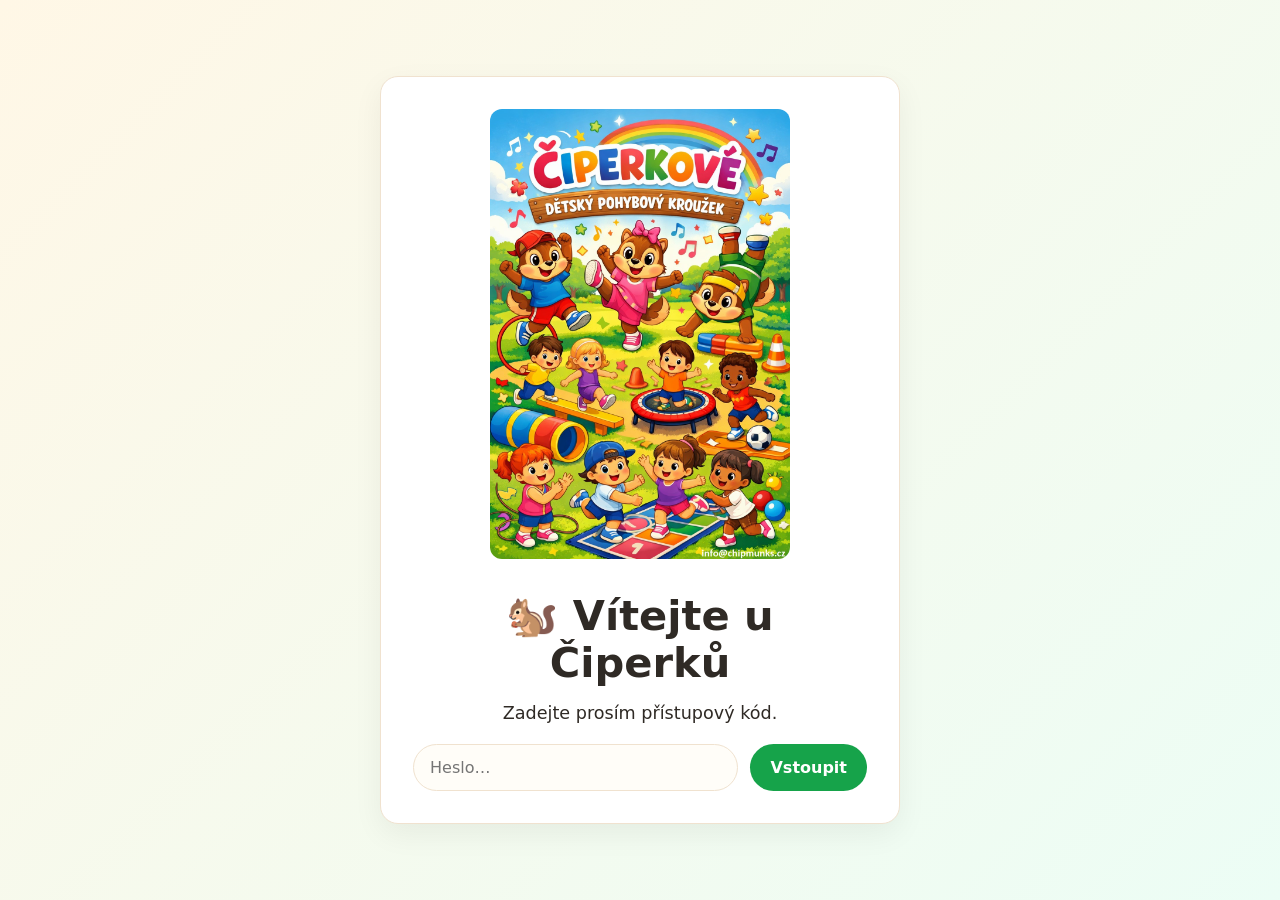
<file: index.html>
<!DOCTYPE html>
<html lang="cs">
<head>
<meta charset="utf-8">
<meta name="viewport" content="width=device-width, initial-scale=1">
<title>Čiperkové – vstup</title>
<meta name="robots" content="noindex, nofollow">
<link rel="stylesheet" href="style.css">
</head>
<body>

<main class="gate">
<div class="gate-box">
<img src="chipmunks titulka.jpg" alt="Čiperkové">

<h1>🐿️ Vítejte u Čiperků</h1>
<p class="lead" style="margin: 0 auto 1rem;">Zadejte prosím přístupový kód.</p>

<form onsubmit="return checkPassword(event)">
<div class="gate-row">
<input type="password" id="passwordInput" placeholder="Heslo…" autocomplete="off">
<button type="submit">Vstoupit</button>
</div>
<div class="error-message" id="errorMessage">Nesprávné heslo!</div>
</form>
</div>
</main>

<script>
const passwords = [
  "Veverky26-01",
"Veverky26-02",
"Veverky26-03",
"Veverky26-04",
"Veverky26-05",
"Veverky26-06",
"Veverky26-07",
"Veverky26-08",
"Veverky26-09",
"Veverky26-10",
"Veverky26-11",
"Veverky26-12",
"Veverky26-13",
"Veverky26-14",
"Veverky26-15",
"Veverky26-16"
];

function checkPassword(e) {
  e.preventDefault();
  const input = document.getElementById("passwordInput");
  const error = document.getElementById("errorMessage");
  const zadane = input.value.trim();

  if (passwords.includes(zadane)) {
    window.location.href = "obsah.html";
  } else {
    error.style.display = "block";
    input.value = "";
    input.focus();
  }
  return false;
}
</script>

</body>
</html>
</file>
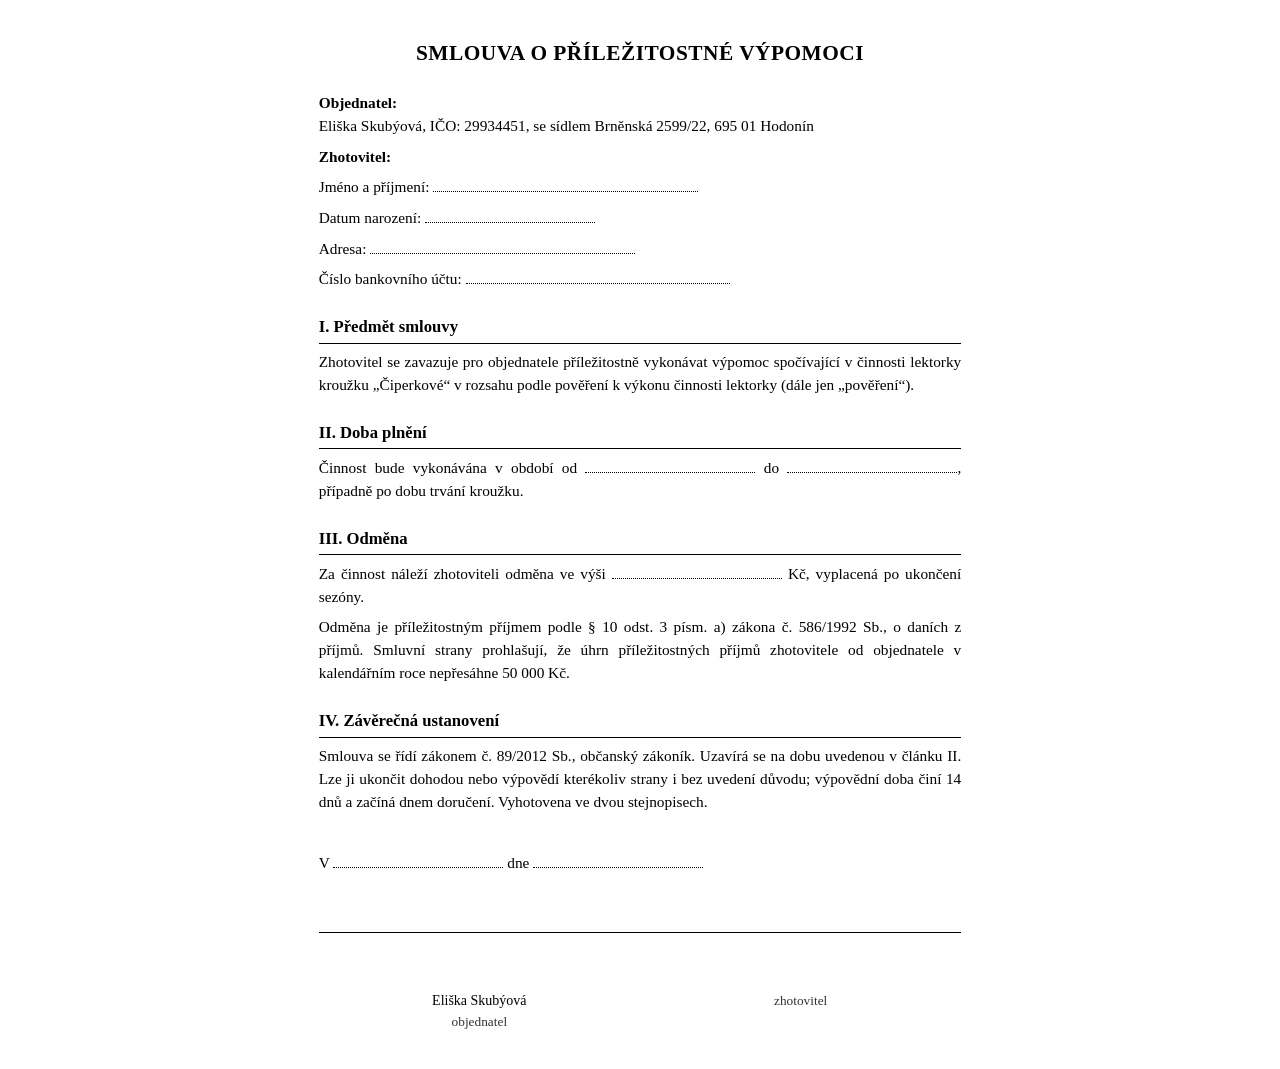
<file: dohoda.html>
<!DOCTYPE html>

<html lang="cs">

<head>

<meta charset="UTF-8">

<title>Smlouva o příležitostné výpomoci</title>

<style>

  @page { size: A4; margin: 20mm 18mm; }

  * { box-sizing: border-box; }

  body {

    font-family: "Times New Roman", Georgia, serif;

    font-size: 11.5pt;

    line-height: 1.5;

    color: #000;

    max-width: 190mm;

    margin: 0 auto;

    padding: 10mm;

  }

  h1 {

    font-size: 16pt;

    text-align: center;

    margin: 0 0 6mm 0;

    text-transform: uppercase;

    letter-spacing: 0.5px;

  }

  h2 {

    font-size: 12.5pt;

    margin: 6mm 0 2mm 0;

    border-bottom: 1px solid #000;

    padding-bottom: 1mm;

  }

  p { margin: 0 0 2mm 0; text-align: justify; }

  .field { display: block; margin: 0 0 2mm 0; }

  .dots {

    display: inline-block;

    border-bottom: 1px dotted #000;

    min-width: 70mm;

  }

  .short { min-width: 45mm; }

  table.sign {

    width: 100%;

    margin-top: 15mm;

    border-collapse: collapse;

  }

  table.sign td {

    width: 50%;

    padding: 15mm 5mm 0 5mm;

    border-top: 1px solid #000;

    text-align: center;

    font-size: 10.5pt;

    vertical-align: top;

  }

  .small { font-size: 10pt; color: #333; }

  @media print {

    body { padding: 0; }

    .no-print { display: none; }

  }

  .no-print {

    background: #f0f0f0;

    border: 1px solid #ccc;

    padding: 3mm;

    margin-bottom: 6mm;

    font-family: Arial, sans-serif;

    font-size: 10pt;

  }

</style>

</head>

<body>


<h1>Smlouva o příležitostné výpomoci</h1>


<p><strong>Objednatel:</strong><br>

Eliška Skubýová, IČO: 29934451, se sídlem Brněnská 2599/22, 695 01 Hodonín</p>


<p><strong>Zhotovitel:</strong></p>

<p class="field">Jméno a příjmení: <span class="dots"></span></p>

<p class="field">Datum narození: <span class="dots short"></span></p>

<p class="field">Adresa: <span class="dots"></span></p>

<p class="field">Číslo bankovního účtu: <span class="dots"></span></p>


<h2>I. Předmět smlouvy</h2>

<p>Zhotovitel se zavazuje pro objednatele příležitostně vykonávat výpomoc spočívající v činnosti lektorky kroužku „Čiperkové“ v rozsahu podle pověření k výkonu činnosti lektorky (dále jen „pověření“).</p>


<h2>II. Doba plnění</h2>

<p>Činnost bude vykonávána v období od <span class="dots short"></span> do <span class="dots short"></span>, případně po dobu trvání kroužku.</p>


<h2>III. Odměna</h2>

<p>Za činnost náleží zhotoviteli odměna ve výši <span class="dots short"></span> Kč, vyplacená po ukončení sezóny.</p>

<p>Odměna je příležitostným příjmem podle § 10 odst. 3 písm. a) zákona č. 586/1992 Sb., o daních z příjmů. Smluvní strany prohlašují, že úhrn příležitostných příjmů zhotovitele od objednatele v kalendářním roce nepřesáhne 50 000 Kč.</p>


<h2>IV. Závěrečná ustanovení</h2>

<p>Smlouva se řídí zákonem č. 89/2012 Sb., občanský zákoník. Uzavírá se na dobu uvedenou v článku II. Lze ji ukončit dohodou nebo výpovědí kterékoliv strany i bez uvedení důvodu; výpovědní doba činí 14 dnů a začíná dnem doručení. Vyhotovena ve dvou stejnopisech.</p>


<p style="margin-top: 10mm;">V <span class="dots short"></span> dne <span class="dots short"></span></p>


<table class="sign">

  <tr>

    <td>Eliška Skubýová<br><span class="small">objednatel</span></td>

    <td><span class="small">zhotovitel</span></td>

  </tr>

</table>


</body>

</html>
</file>
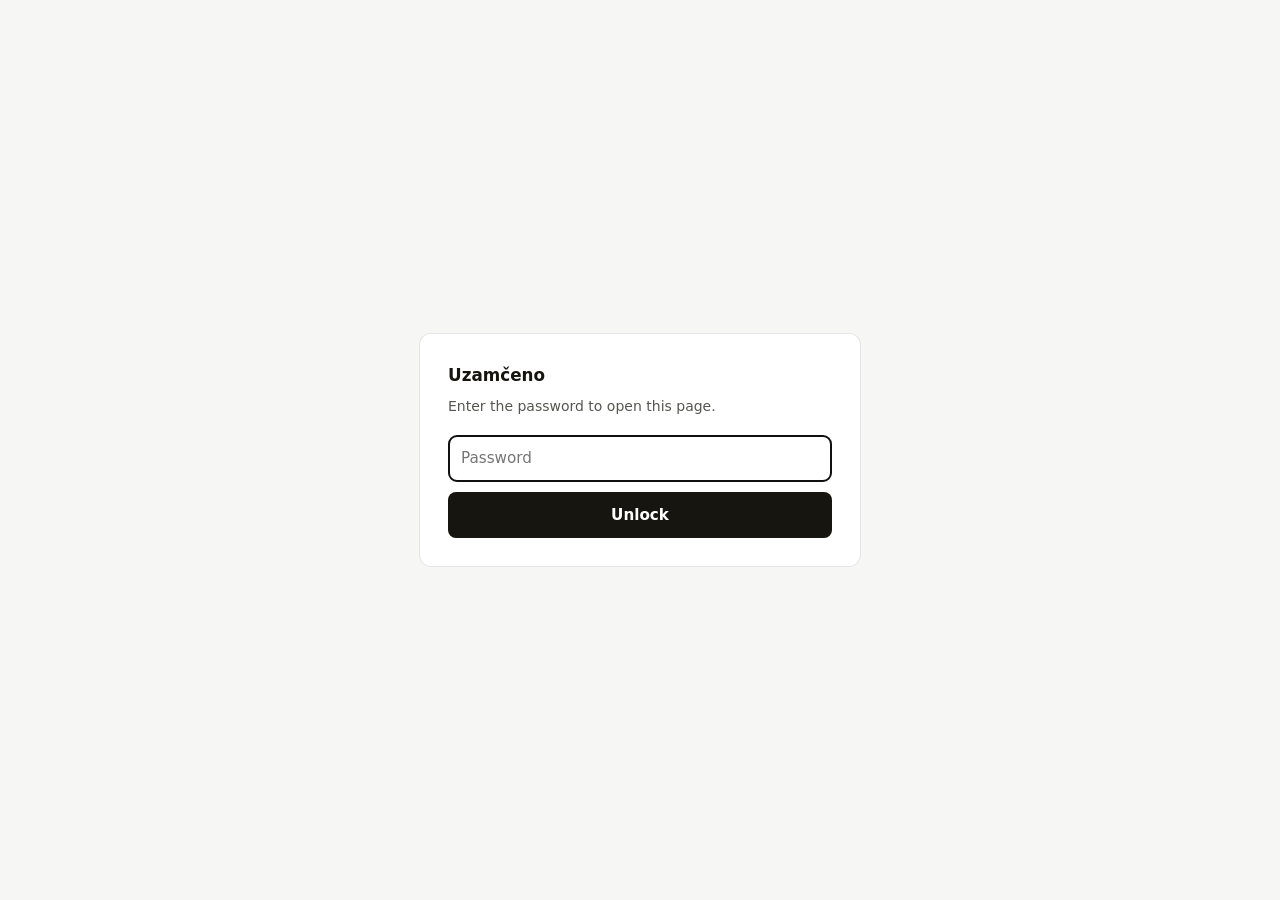
<file: galerie.html>
<!doctype html>
<html lang="en">
<head>
<meta charset="utf-8">
<meta name="viewport" content="width=device-width,initial-scale=1">
<meta name="robots" content="noindex,nofollow">
<title>Uzamčeno</title>
<style>
:root{color-scheme:light dark}
body{margin:0;min-height:100vh;display:flex;align-items:center;justify-content:center;
font:16px/1.6 system-ui,-apple-system,Segoe UI,Roboto,sans-serif;background:#f6f6f4;color:#16150f}
@media(prefers-color-scheme:dark){body{background:#111110;color:#f2f0e8}}
.c{width:min(24rem,calc(100vw - 2rem));padding:1.75rem;border-radius:12px;
background:#fff;border:1px solid rgba(0,0,0,.1)}
@media(prefers-color-scheme:dark){.c{background:#1b1b19;border-color:rgba(255,255,255,.12)}}
h1{margin:0 0 .35rem;font-size:1.05rem;font-weight:600}
p{margin:0 0 1.1rem;font-size:.875rem;opacity:.72}
input{width:100%;box-sizing:border-box;padding:.65rem .75rem;font:inherit;font-size:.95rem;
border-radius:8px;border:1px solid rgba(0,0,0,.22);background:transparent;color:inherit}
@media(prefers-color-scheme:dark){input{border-color:rgba(255,255,255,.25)}}
button{margin-top:.65rem;width:100%;padding:.65rem;font:inherit;font-size:.95rem;font-weight:600;
border:0;border-radius:8px;background:#16150f;color:#fff;cursor:pointer}
@media(prefers-color-scheme:dark){button{background:#f2f0e8;color:#16150f}}
button[disabled]{opacity:.6;cursor:default}
.e{display:none;margin-top:.65rem;font-size:.8125rem;color:#b3261e}
@media(prefers-color-scheme:dark){.e{color:#f2b8b5}}
</style>
</head>
<body>
<main class="c">
<h1>Uzamčeno</h1>
<p>Enter the password to open this page.</p>
<form id="f"><input id="p" type="password" autocomplete="current-password" placeholder="Password" aria-label="Password"><button id="b" type="submit">Unlock</button><div class="e" id="e" role="alert"></div></form>
</main>
<script>window.__P__={"ct":"9BHYPTJte4GosLDzOY4njpb1y1+3mYEtJxkEBc3HKA1DyZ4i96q7T34pWUCT3WMGWtuiX8qcxcZVjjRyAeTXcwfhCoKsiLucOHn2F+0tRrBnZbbcTnnahF+zjy4flPvAky+56MJZ34BiDHi/OjcSbBMw7zAGkxYy6rjG2u0lWX48gXWEc4D+5UOgrz5If7FQZS8EWRTNMcYhu+iBFUP5upVvKbj6+QgytjJNn2Fw6/1/hhcKGzm7E9rEZKUlUShMaWI5Aakud3Z2t8KgyEUERAkBzo3qRlJM4BLJ+G247k2zpXw8UIKV70wb/ZAIBH1skd6ECxrpfuEelxlAq5yf8e9a8OF94lOLiD/w8FaPSYx2MAuS+FTARBvWAnMEVvG83zZWWhq/cnRmUi91uzdqt2op6UUp7OBLZ5K0iL2pwzh06EzH7vygE5dg5hADoIk8WzdEJoFzZydW5OpKBZ+RunRdqhOJ/cr+7cxyMjk1io4E0TWMuoUCdIQ0J6ZCUvk7moB7frWMq1vwq9Qig3HMHmJ6t6bnDdiBk10XSY0saLX7nwg2uZYzGdRTODByVIkNg+m8InqdD4+rV9lIzSID35VgWNyEHTEXfNpZgZxz2an2Hs6ywbBa5sEnSVyt3F7QAZTbS0yIdCwAM4SyrgHmhAuw65n+C/oOuDh4r/4A9Bz4OdObZ/TdDb5NyxgXh4jfrsxvcfL7aLym2sfOCAK7G3KLH2AkfZKUmyzLLczRrZsU/[base64]/BPprfskB86VCLLStPj3sC/IdDkt/BxMDqs4wr613qqDGUhImIiRf05enXfm/VJKcYQLtlG8CGmrsdwpjsi/8f4odTkV3kW+d5jCLkgXMBLpWI7p/PkvoCuyd0o0MIwpWI7DYweR4Ke3gTM/LV+enZi+iTkx5z6HECcy+uNkiImt6cRM6O8HoAsk0F96hgJVJR6R2b2RBE+xaWq0xzKu//SMNAtWV75wN4gi2HiLfV+6lP2pZTPWcbxxL+t1rRX1NdfInnvPYouzYfGDxew55s5IikU65ublnEXOpsqRQOxgF2T8itOYeHttG9qpSXk16wwgWV4o9QgHLHAooUOrXv0RIpVChWtm8vpgpKCZFXxkfs2AlIRYNV3tFAuha8bPUwdTqB/InLJdFqZPxPmDZkEIDqnyTCLbndmfTa/x8EtevMVZWcAV9+xLe9CiulWRVvo6FX5LWaUw36XF9W8sJxq2ik8ilUlNlt18BIl04eRphwcNPT7rsc/39d9AGTpe26BPWulbM1HEOfBhjNrHsH3Jd7ldl/qSExc3OcTm2Eq3SKPsMyjwQGn9VSuXiZ867v4MBBYa0npT/cgqUhwMPfB3XLx2gCj8Mvjld73P2gFny+EQCi5nKWHCoJ+YzE7k6+eHJOsw5vk3kAs56oANneZ6hOSWza7dLJXWD0F8iQ9OBq/RwoY6kXJi5Ivh9b6h7TAgIB1wz0hGL2t3bNdgBm1qMMyKoqiluyrX1BEioF8LCfxYPxuFH6uubYUD1dcIdplSNgPu1iPg7dM9DGieyAanbOG9ZcTYlmu5/u03DEnGx1nEax9hyIIabtz0CMFkutUYSwKbc/KfoM5IsYKVDrkVEnpplk+sDfEdBVY0Ijr0f63ezjXagC/ATIPz9kwrslnYu6aijHa0J2Wn5vq6aR9hoJ/L0o7dAezsVtO4ZzEx39Gzr4cFdbniOavMsCEoqdtyp/7njLTF0L+HEaEhBicJ9aUZpmEpslFQCHLz9ziRGP8STFSuRH/rr4Mjd5T+1jNOs+EqSGaOmttFjIVQbluM2TU/Do0SEXZkFNTYqOPRNuGK48p3Sklw3jGSNlZtZF0UM5EB+Ie9FIH6qjnI+zsTjBaPnZB8g/[base64]/x0nSSZRWN8qWlW3IYT8fcLNexPNsvZDlATTagSu7ewcelYEQ9PGpKdLKR/IcpH/2BVQbOEuh4pYCx2vYxatlc9nIkqob4YnOaS84N7IZ84pZOYRqqktfuXG1yDWQpQzZeuws6FDU0GhZd2KZV51iWAU0DFyFl5GenhNdx+TUpfY/P4W88E6Nky4/VnyawDSbUmkURCYsXqaFuT6uivdgNjGejEuqtgCY/8jGvMM/03y+8KpwsGWyVkleBqio9PBRO056DwcX+5BWl4+2O0lqraEkl4iJZzQdVH99gWHMubCJgAQYVR4XYs6wxQNNhaUv3QQxp+ikzOHxmNbTRSWTCHyGSE1K7WczTRgWC5A90LJE/wJuE7XGNev3HC6eymdD3TxYkjkMAdFAKvji3IzU+lpPsXLihEx43n8ASb11tvqvdbQSXNp0OuXP2DHmeYhHy7O6HS6v00rbRlWKTisfd/[base64]/eN1uwVdH1adEodcb6FSRr3xfbdC5gQmZ6ck+Z6Z35k3ZWeZL6vA9mHToDIYp8MyL0v7IlMIXZ0u5CMLnJ8C3Gy0PNGTgeLKCZPZi7sfcBhk0x/3DFjKjAzaxOfNZCUi2dxLCpvfJJf6Az8P1R6nSQ0EoLTAKzzPXuwUmpS+z6i8nPkJ2foZy+TXNcG8zhbWYk3Ee6ll146IyGk3eie3wlepwFCQ5F4D/ezeCRTHffaDg0pEznvZ0jyVMNUoiHGvdaq3Xfh7pSSe+QyP5Hu2VKCmkxztinNP7CsToT64J1PzhIEBC2vjUDI930ThQaG+Z1sPynK+fhKh3xJKjwK0RxrKrg6kbNlTkGP63pwG0Ia4c+T3AQt2dlPXQ3Rb7KgacNwyC/nmqgiuvtlXMYHsgnxkP+3XMnrtf5Q/DXOYbCd/76QGN0r6g8odJ4V5t8u6pOcmmAGf/d1pKkTvcEPcU/QLL5ibWOEBRMMRqR5neLsS/g2+EUZNVUfpjDa8J71nFfFQtLO5w/Gha7U9b5QfunPG4H4OAtWuVGScsWfPYjsfw72sT7E4c0kAwVizeqbxhKvty1xZLsXRdmKrYvtHCViU/FO84WUZe/u0/Jh+atPkXg0i8PWboiehFutBoXfic9Cn8AnniJE/[base64]/GeNmxbUIGtBz6+/QYjgFrJc/TL4rbDblwsMGFqiR2UqAAYKg3tw0W4GOWkK3ReHDy9qm260CSKU1bCZWF9I6Rq6eRkiqcBG4R5KHTnKoDX4Toc7+fbiSW4029M5YdWNKwlc2n+MU4wz+/zTt1NvhD+V7Euem3234fg2ypduGEkvhXiFl83mfN/VHSRp/wPnGR9/s3ao5ru/foZZO5N7ZeuH9LOgQ9/DMd4G89Ur+PFHgeJEmZJmYSDW2R0pQELe6JdMBCniFYbqg8o/[base64]/OpmkaqHOxJFRk/oa/UTPajneIwPB30nw6Pw9MIr4RDPp/ZsCdu3Z0dB1zOl03kZ/bP7Q/LBs1yp59JUDAvrbjxsU05gb86+XwV+uagQeN4mFwJKVXwNd6GpGdWF07qQwRbhkMSTbuTAozPjqLQ3/2hgWe3IKR/X6/eS6kAqPWItrE+JBJcNl9DtE5puom5UpHNgoxXyelRg19SqC3HszucBYGxb87wM16xDxyJfRQPrS1gA78zZm5qXzpAR+YpZZD8gZhJ350s8mduRm7KW7VQZybaqDOPpwSv1Km+w0jgYsPFIDDjfK3QgltGD5Zihjem9L4Zwy/Q2o32KYlzMQYmdX3DMMlUFuYdlfZAO0VcSSCB8gDc4LHlH3/XVVRKSReojhtnoMiwVyndk/K4moc7wmk3y6372wLIaDO0tbHICgawPbWA8IrtPyHRCuM0JAXrY7TM17tyofLyvgUp734U2ZSC+7aDCXJvDm5qEdhLcIxYVOQHGKtH2c6pbUHgXo/lM5GsC9HqK8sDeo3/ngvPIEDPe/yoJs+GLYmvC/X0SY42HzGqiXZAMaabNQc0ji0sSmurKHMQh3OIQEGGiOOI1Kb4h1LzUVQnSdvic7WW8qqqe+Bcefnlm5cr9yBvC6zrEYQ6YpmxKC4sy/9dhGhKOyVQgA/dA2/ehxSsGoZ0s7ZlP2f9v7Ch8X0tX/qvPhxKIRjc6LSK6216w+qhrgz6TMP/n3DULwE0KEJhR+AHCns/j+l45dim05YgFwpkyhi3yLOAI1LDyDM4PgqGJvn1ccXFVvaAWKQh07fSl2trXmzFZylQmeHU6Hc2hu82/I+iJB0aChDT0IQGtLWfQ5dKeUAozUFgDAK9JLDgVoX26kRthV9FIaILkQyXbZR7/q/Dl80KXmYTp9tRrt/D22zseUJF4XpnYAkZ7GpAYwiYpJMSbyX1L/q0qzdOYjo8YLklmwvszIph16YyEINVaq0Q2oMshyXajGRveC17dDaW5FumAu/PwUv2jKs42Y0UyANWvWceKdAcel9QgPRxZDkvCjCJekbCVhiLReMm3L+jkKYJ+ARkJIwZgELJy/13bB9TRKoo9Bt9LEtFCDlcXNCaL6+f5UWUAn8/WXzdr/[base64]/AOgE2QK15lDEETv6C9KSh/Klw6h/r5il2CGI9bFxXa29Qf74A4DuGONmXwaKwAYNVxLN/48yVVSusdHKczHJWf1PhMEAVREqKeogkp8oynYuhbMZUMjLP2AVboiqVLYkFfHr7raUpa4QbLxBR7aF4XWIE1k2/[base64]/4S+pJ7utwoAj6cmCE8x0tC92NkSaUNjHguIq2TMMnFxCAQE2yoZXCHbdf9iOlz6CQ37xk+pGAJUjJAkT4YzxDeq+njvoG85Y/JkpqZuyEx6YzMVqF1QJnQNCw6Yx8DA6DcKg2iVe9fVWZ67E4XG4RKj77AqNrpK0B+uqc9WqApRl1TSgp25z69ukWmnNxf/Yh+iNbKedL11bjbmfxLScm1MDBMm/fUo+wTFbQtHUIMKyLkcDBelcfMXisRyFOJCEF/U579n5vnYRciQn9VSvVGzL9QMGWJZPIO73/xnhM5fp+MVehPtRD4mv/bPHnYjuNPG39LmcnLS/[base64]/5sZMZLSyXNl9TgwiCsAGl46fqKmDshnjObFVJQfWdaTdw31d4y1oUFR19/Xe233mWZXPHZ/OLKkR5jjNeDvVP8hXQ+zYbkchumDgU7+e8E0PFo5n8g0Qk/JjeLeuRIh7/RpboUFnq0raPBDVmi5oJK+6LlGgeW4V1kXE/[base64]/SoflDGgfSqRojpLazvR1FT7LJg0cOHEo/9QtudFgSXIEuGYbR5zBMUCdPNhtPNGeGccEoPALNYa8+tBite3AM4/6FDSuFabWFF7W+U6npIu+NuRt2Vg1QmSAx4fgvTq1pOmVTBDc5GsF2vHGUpbyaNJ2iCz9kHLDDvmFjJ3+FrhZseGcqXTxgTV5ttkmBPxkQMy6zh3mspzQUeWHjyw1eDKaVdvUzDizkSPgQMUcQsNTFYWSPLMuYBUMBQYE5da1ShdI5caK1tQbgZW5NDfmi+HD/HxN3NTnCFqorUuCCshMe5GqA0NGH+Tvq5DOmmbfU8O5khgBYiWMIWiHynSoU9FVBYIFULCfXBL/4m/EIq0IVkniL/i8T1TY3Np+Ekr0Vf0Caj/aHelXMIeORVYbqJu1+ORIjM4plKvYkOeDIOaL64skgJES6vCpA1WVQhP452avJ7eRI0wfak3v26EhKXP94rf//kibQ8DR2wWlgJ0pSJeRAkh4gWxPmDi9/OncoD2qoTLdnxKjfXsgz0eTurIkeyzR7c04aexHYm5EwJWZk7W0nW4D3uD3ZzwE9Mhjkxh/wUNydclQ8sdG8FnzDA/lVCYIBKlnvI9/6+ClwBYb99246DXclCRq/MzR8jostA9+nlJjo4xn+xHAvslBf9OmFq9phlRTGDA0ZZ7Bb3QVxuSgKa3b34ZJqj5NdL6tKBwAxqyHsFtpcKSb1EASj8Gj7wrBELsLUKenEjVGTNietYYd44R/7tjr8BTV47I52vWWnFydepjW1JXRLTtPsLWXuCu6H0kIfHvPP1NE4NYhVIYtWKs9ZiVClomjGOh75YO+H0nKtomdlJLLc+DAmpP8fC/xOis3Brz4yEXOUfeNfD0hbh43V13i0A9NV9tCte81DqnRKWys8uwnWpfVyubOGpik49n03N8n2hBUuSEXBoWhzXbi7jXIRXafFKc/fCHJJz2W4guNh0mX1JTMEuP13Qm+2Et3cArNqAU50rmkdYytzQdFdWuEviaYuqVUPIPPv+D/YtiJ45jAZLs5M8wWi7pZVc6t0vU9H3n04igwtMqbsMhHviqsOm8MQsymZIxQ92dxdSmfchLUAySS/[base64]/lJnWJaxaVL1xoDt06rrOby8Bs0jgGPjEoZqfExAZftB1s8g/UsvJ5BjPL4CTdnOvRSK1zGK4BAmR0QfJpVBTh/fRATQf/21zvM5vTvvo/ELS4jAkVeGd8Id06zc6eRXEC7IVKvg+iNiQwmAnOx+hRJrdgOO7Fm4RUarwZKVkCYkLp8ON3uy44YgKF9umtGw5iQhSLxZmJtS4Pu/[base64]/RCkahDBpTBFS6pGs0oqkbHnfCFfrTlrkbq6+8wQVdLMC4kKZDnaysAXNnPti2D+OsYafz1YUBngvMByPcsK6c8QJq5r8jM2/[base64]/DaAluEZR+0UQjap0tvtYrGp00DTMzj+EyfIrzy8MmLJSnMjMkf+3sqZ+zyM/zUMUrfv70EcxUh7b2mB2jlZSsobIe92p/cEWi8pUefHxK+45kAsFxPM1EgSJ/7Q5Yz32+Q6l3wEFNHUV4bvYwUyVWuVVDSzbIeBDAF5Ker+W1p7v67K9QTHCeIcOZ0pq5aVXl89z08lz2eth6Fnyy85etErGalvWoiIuTNgsPHFiSRcdeESLxAp9EmpDt5FBSb/JOUd79j9c0nQz3xddYcyUIZ36uIRPYuFF2baSMAmGAlJTVgs6m4oD/3Lp3dFixhKe38NQTO8nc23hB6hVRQYEJzH1u+dVhxxqCA+Vf6x5xIYrZhvVFUYx3sAXHv0+GTdoZeGFiH2kbc9o3R+BcBkLlI06uAENC0hKGvOqdNZxG6kyFt4ZPLTe9twXJokTuA70ourvHjxc+SuPHmudNTwvGBs2pDmFm9Wc0yth/J2f/sjVAJuKNkEL0eAC46juoAI8ivIidnt+iSlEDaiVt5vLNvuEVz/[base64]/ULSdEm+w3xv1qHIgZcS0CNLBhpmPucsUgBpTkHuXOTYHIMj9QgG5LmkquPz3tGNISh/S+jWUqpAqChc/vP7SJI2Vt0Ui22DWVTX8Nqkx6tl1dhi5d2m3oBcKKlfgqDT53MOstrIrY5vjA1/LwvXf3dNiWVNl71GfAT4Y7DJM4JW6CjWSXZ0vR2rXBfIWhg7cDM9ioqEHFp2xnDbKAJXFhzroe7SJkN5rTSHbc+0+EWIh2MJnJzBfmpiGdqAhU+sCNgweRf9Pf4x2eZtI9TiHTtI1Br5uYCF4UoRAru6SZb7Apnh7F9DKV702XqmNO0u7zLDJlw0LFj5oN1wu/cp9Qjllk3v7k6qbroou0m5NCasTEvFQYjtEE1eJaYoDCaaFZpa9OCTYK/nj2222D45wQm4AwOH3W+6OdggLwZeqaJV7LOBYLkg+nAxnoxg3aDtVMR/L5ylRg42DBwgg9AH2Wjjdg3uijBKpulZmpEPXDTCBH2hCivhu1E3t0lP7GuiMVunBiB8IZxfw58OMeLbFMGdBw9sHppm6/sDfmw3KqPeSc7h98PZy5lmEQpS2I8rL8JpIfooGlotwfppH0KXWYF8AHMbD6/rF2jjZMynGpGj+NWh0WoTKbxRe4FcWK3SJdtTvLw70L+YAo9SIYUmFiyEdRCiZi25tHUchqvEypBwODbulEjsElCp+JJ5F+D53D8EYRfppxEkIknBLquFR5BIAqO+Vw6JIxHOnIX6fdTo9IREKRf0GhT+S73xasEsiXgWTOS/VO8CFy/7F3GSa+zmo71KDeFHZOdOzI4p+M21iZAiYSxq6Gp9HOE+m4AzL40gUGseDHkk/jjohhllgRFG0zYfIJEX9j56ox1MXskewwoE49qeX234Yu8ELvo87lJup7IScIniMAXb6ZrqoyNckylQGl5YnYW6C3gVPrbngUJX3HQVjAjA+Rw84IseS/bRucG3pFYoCue2Wx279wLWI8frnU4uJ+VsHZju5XU67Apc/o//UJCtn3Xknqcf9E1lvCb+24oK22h0Y6pQAYMr6rVLSQYSi6aXS3T7HBaOyTjgbCuDNKFUsvs5xxjWcv5fefXSqkgWpR6K7TRcnbE6RWPsk0dkgEz8FyGeHa7D9d9NJDGbsI/LUT1n6dMiW5dosJih3ElKgBsMZFkiR4pxW5dSubHUWYn5Ja/aEkZSOYXd6lYx+37YG0u6/KFwauSdh0U2M0yE+U/4I1PgqgYqTyjKsUDTC9XXQKuXhqP0hxxcogCS35QysLWfNfjvOqWJFU6kKj8XGzivt1D7JrOCFfBYXAz5ydzTQfNnywXwB5rIEMnQ8fVYYbaFuxEvzX1d6XPKEwhBGLMez7FHIjsrt65LSk6DYp/AoqI20ke+ozBlWwE2EmNF+2ZztHbRPJD0+sRoL4nzNp975nfn2BNBa/yvcjXIvCRrLRqJN5IaFmZ2o1JBetTN4xAYMiq/EwXf8JTpr+GwKha7NdIXy53/gvAQt/mnTxAH8gduypQ03gIzMwoH4z4mW1RHGA8bMB9aXgQGPeZlzUOZmsxWG4Cb/Ts/thTf+wNS71Pt2s1eEXZMXaedepB+6mtxc3LuQnbM7ILvyAFxWbcF3zpmk+uiSN5rS/6OGe3V25OcsjAZSn0BBYa/IjHqMntx74ebFSDYoEfUSsSVY0L804f//5Ka1ZaB2A2K1ISvN1CGMnMV/wUxpYOFDQkdYvOuDmYXxqXRAwKZioge6bIT/t3BnpmsO5m5Zd4PP4fcgCpCbOdpEIFtI7wegmjgDTQOKpbyFHfH9cbGPLS9+1pdquXtDebCAw0kwQn0hXXLWoRx9s/H0nfO0C9rodvy1wRqD6Z5pcMum9/DzSXFcCJAMG9PUUDyajJB8q835YmXRPp5AfchSBya+xBB/0n9L6AZ9om95+8HcSI4PnqRZRSdojktl4pTNp88AW1/wAiv11Wq0ZKJCrnLQ/0EotIArcOxz4sxt6VubVf05jIpsRAHpj6wDsWBVKpdyYzvX8IQd5+9jY8B8Kj1unKumBuIxjgz3v9Msfa04PHclyMnVz/Ld+/M3C9JJO9Bn7i7CNrYk/76kFVUlkOPMfGyZ1wybLtdfsbcVhqGn5v8BKrlSAKtsrqT9khwsKIwnx8MAkdEZvMi+WDXUicMd+9bi1xvqfLj6Az1wsH4P9ejuiJllV3HHQTS4DX+kVg5se3283i6PuEvBAbokkdpT1+GQv19DLiPbeWRupVnJy5CUgbcYHrcd4w/WuWp9iAs6MrJRNXOnYYySOZInEGXF8JmOhQbx+4TlLCSfpRmPUuKAHxfJd7MrGBUiBexAvOBWJLEjAqORhwaoTkSsGbKwGwG74udI3qebS3yuuqIQwyNBKmp6k9OgqH8jlRY/z6sNUzpw/1nyOn/XOQlLSU0lf32SzU3sl1oevpDzxJEluSa2ewD9ArLgM5Z0kejfXTCRjkdCaGWYhIq9pJoQAuoADnnTrfNWNVw04VuQNiUFob1OqdGdTn8OR1RLVJ90LRWBsxJQB9NZ/mXhKqTO39kSc2I9y77gv/U2EmBg/nIDqo7GqIyDDK/buZNQ2zEBjHQLwUkXC87z7MLCyG2HuzWex6Nenm6sokfwVWBJtYC1S/aT1ltlmjsVRSlod2EBfEvKdxQ45kzX9tEZe8FNRyZehffJRSqjsZmiGmPDt4JLc35C+bLkoVmr7RXKQg4D22vCZ6VxcyycEQLVYklRCFAVuLUv5pV95dIdL7BQ4n/[base64]/5lLxdqKulg+z/NkYonSk3QzcJ8LmyReZwqew5dLqNGe4wpkJIRlcap6279UbSWHEYoogkTfcJKbOPMPYgS1O9NFQsCsXDlJKZdnuX/ALSdroxERuYCVU4zib2Vv3DKHPsXrlGNddoQ1CJTnxT+3jiQAb58LJ9e3COmbRR7BXOcFGw+Tk0qrnZDrLlErdhydoiymeibosdX3ldbdlH8vkadDWhsQzwWJW/zaHinLzJbTHLmAWisxAdODSfDJ/nIgPGzoXCuhBYzLEf61uj/dyZz84qqSclbkXqMCOPnMyMB2tv5EuuCHcFuL0o2izr05QoAXBdy5yJgEdOYaIWEQzy3E3n8Yp1b3ShCIWQ/MQYfhXMit/ZUJeBeP1d0mQalP9iDUT6g5kCFjB5cNMgWHzZ2l0jTi/XdmlttAIVoyRPKVt7nS9O503me9WIXqnEqMQFzyqKV6GH45TuE+hhqXnlSVSFdhcBAl28JopiM3KXLmjycXuC5/[base64]/BH6q7b5TgMJRqJbAu6T/vg83bQsIFOoufGGoYpPLU/VKXhAA9gl8GUgusV32m0ceoMCwZakFE5B+Hkek1YlA0r3zQ8o7Kd2AQlzRcJlruzHRQkaLNmkawZxuihWCdnzWQiXC1y7blICSVHs1d46MknR377Ue+HSUgPOJLf5w/8VKm3Oo9r0HtnnKK9v1cJ+Y3yLZ+UznkEa/F99ZgieBR+k5XI4nvDt1916kQzpoBLysCQowzldZtzSW/OeZM5wR2c/0wUprbKRHqb7iLpHVOc6BM74SapnM2JijkB1wUMD8vvnXOuFhCa9FjPhjZRUYf2cq3lmed4ueVj/w8vxG2+zqLtByIhCYv3njLTAkB2ff0YLxOAfeGNx159zvTR7b+SfPhTfBzmbZOsttQL1g6f6yTcrZ+yzH83aixARuDElxpJPBQCuhn76Fz4ItgD+DhavPYqHQZraWiJxzEpjchT6jmpG0CEWsJTHNaGzh+u2IFJGhhufpd/UipqNiDpAxrP9jIZmHKtwKcWPAUQ8B1SggMIQ+JdZwjXlpzUY60lMy2c8shnypWyEcRxkIySZe4f4HfgtXxPWRoZ8+UNrpqEbdfkE6A0hFfU/NP4mu4Wz8kU21AuyToULPUUkYCQmBny+g2/koOIkJKXzRq6TQpnz9DF2HXNNGFcK3AuG2i3EJd3Q21OKAsfU99sJoS4rMb9nZ2NoGN4pcM/7AyRqkuwx9frGIPBwbyhStLJN165mIyRsT1aABsoFAE6ZgI3Y2dxr9tf8yHxb/x4qSPcWitQUMU4DHoaAAAfyt1Wq/89oF5+7cvoa+L3OzCB2Fm5Im2Ay4+B7XPUN0CSIp03fvJbCcXocnPvwmXaRe+GFVzplbTu0sulpN/PN3dxvds0oSaY1dabyRhuDYtpsJAz0N4s7dkGLfgyZSJtJJVYt+r73PlLC/FPsZZWkKFfrnRar+takFkeu+8BMWFAWpuOdhftAliofZkcJBoqWE/0xHr0lp9C485jnIVrQQ5BKsvIjI3hvNBBY/1YG2nCsCnhO/G9Wert7y5MJodoGhWmeulMSNgUntgJ3ArzCKV4C6rpKegiclhKASgOlSb01CAYBrKh+TEKbDHSIKzxruEobe8G0T+WuptRDdVRW7WciacqvdSLhsQUs8/uqtOUK2Xyw9xO0QmkOL4DRPH9QKxoBZEbd34kWbbJIpJxwYWxHaKi0QObzp+NfqZY/[base64]/xO71HMiJ8BrEcWg1xPzI4ThKItpoxaQrs4LIRzPxNAyLC/34P7kyEJSfXg4IVFq09370Ropo9qZpmt0UDsxcRWk1fDn9Vd5ymlU0PJ9N8ypJykoOqCyp6lQmAC4qzLNMwHLiAqQy+nMCBPPEjRkX2P9TOhkKh3NSzfXYn37VwAcoAKiG2joN18seRC/phA7imaA771AtzZqkKYvF7RGEYI7qq3yqQ/+3nM4sUeQ+8EUhsL6L8tDBVIyDQ9bcq6dBR/GLUU+CE3OjYV9v26exFHwkpKOzE1Y798cvfiHBZLkTJIRqtRH6sniCsfUgp9NGkwI29LIVQ69PGewg9jWVQyUlfOeFmzYqEfxbr1ltuZLLh0k9CSyqYakU02Ek1e2HBvVh69xjX/3X/BezgQJmANo3qDsYQY8T9S2clsDQ8lUs7te1GWjJlgvecOEDiZEDUaikfyOI/WXPo/mnAjUeQhF3xz0eylwDqhMZA6WNSWO439RI3vqmg4iouUNb/GKxB8H4Qc3XiW0W7iA+s+lmFnLGjVQiagNwayTfwYOtsqvqtFEJMy/biUcMUgvLvPZqEl74lFRcMiTDAxj2aha7xr2+UaD1NDZJMSvXxzrxQ7HyQjXlWJbLZFNFte3SF58KTsBZAqidxJcsNBfGN3dgVgYNHwAkg3rpmLGHW33shWbuDRtRdIOnpIa+3gy/uxb2E4hFFsZgkkw/YYKshJZGUrBWmhYlZcN9fcLS/FK9vUOg6CD9FctMDU+AnqyE6CSo1DvTUKaZHpRnQ/qblvWrD0gVyo44kCPPmbCHh43komXeDRcLTaHCZ0U0QSAagqVH/v2UbW/o+bEFZ7Rvy85IpB2VVejyjurz+ir7DN4I929m7X15r7+cSYwjTYHbjAO95wXzf/kNzpKXWCRsg5Dh7n+sdsmD6/9KomI7AhufLv1aagw5a6gHtC2HpXPgoDWzmlZlki+QE+zgA+MfGQvXOpBW415ivM11cSKnnoIm7DqppbVov0U8eMRqzly0aVibcNlE1HSXVFTpi/BhbtYpI66woiyRcDD7aHbR+IaNO4cgvHTQ3l5K+Wb84REUsSm5bBYMQwaVxfDiwI9HS7yF72yuge+6Ob5EPb56OWaRTSit14WB31kHbluaYPdJneHYHcxYpsDwsIXe670lW18wrTQn/ahtIrQDQBNbRLI9e6HVDWgVpQGu/[base64]/TVcZ6GZ91pRLIu2JYx6unAe9K/UbK1/TcvZlLi4Bqq8VIRGut7Br959GrSlmBczcST2GRVbHDtp/shnr0XnXDqfbefOCHkjcyLfGQz/Hkx5oKieryjWy5nPfnDix1FUGrZeOETiryJrpVftiA+BbMiBsboQTVySY+Qc9sw2hf5xSAt0YKNG/+VSuXx5ZoVyC4auRsIMgKuSrzIew2Au5xAOxIa+3EY6q4eQWh92XK3xPbyVqF5w6CGVNAi/jDODk0NSaA3BWTtHICaTw1p0iRs+We/kdzDzl8PJT+NAahSIzIP/iiueGTTjcq7qG13SoH9BlEFi6BfM/LxPbvqDd+92ylaWCh2hMc4FBcUGj9G09vOslnu8Q8ESd0bkg0Rvz85+Ptbnrom2+ibeFbLaKnMHkY1lTME5vOif1330Tb8tmWaoSvnZtS5sqp+BFcizyk+P45gNA2JyRKOpHXpQ6ynnOQfJJgqq4UYjaYt2v7hLk8Fke6+ESwz6LM/sJyepVjDGE2LY6OuOZsjhxx+bx69r2DpMtboMLzcAH0Dd2L8oag98NoXzyW6Toh/g0+1l9dELwuLUz3gC+o0uaGL4uZLXwavxJqPnu/oQgWuG0YMoohefioXjmQTQ6VLbeH4cHioFUDdtMqPG8BNib0VP4SEKt9kGtbKUrb/mlatWqLHDpAr6c2PjvhC9e3o8VC41H1sczdp9BjlPXsiAlZtkmtJqh69t0KUia/pgoUL0TkspBxPHWZXUP8lmYHtSSHQlKjWS20CXN+wU9KSgFjUwH0RWCfXol8hNr67jB02DR8JCsZbyo/go8wBNzzSb+18qbakkvN97h8S6sgxE7oJof2O+ILDHjReUJTUFv/up6ZG95c1oG9I8c5NAk4WroCWL80rCV+ViLYJYbmJzQW7MdTJ1uXCmtoI1/pcc/iIWuHqIRVDuO0a+liOwRCIRYqgIhIB5D61uKwqEAi0PGNwFNyi2QdJwBdHt/[base64]/W/bPvbzFVHyT4Ep6vh+rV9jWEfEf+v2O2+1y+k3a5nFHkPOcVdyUVXWegfihSZwkrOeNb1q3KDfjfIjFIaKfOqp9KrY0CxCM/fyTpIoGDUnwT1/f6fle/Yejdzx+6uPNwkIdprYE6A6ZGzz+CdIRaxOGhsHuwTfuTRJR/6kCM7a9zj+/0N0xKKvpOWRNDFbjp4COQgYk+YovYj/rEreSC3+Vg1+htqDhzLlue9/XMgkoI4bCi7Nk4y6r6YWEXkE+S3d60jGmZiEztxA+q0ywRjAhnfvavIS0Bu1TCBR60Uoi85H/AFcHfjJ9/eOfdjAhv6142Ouyd8z1usLWxdFgo3A803qqEOrbpIYLK+5bXPBdwHPd1IxMlajyxgmbaeidK0Zs/OK4dlzZJDVMXO/goj2zc4Ak++WXVOxKPWocgch3ghwLLPmLc+yMD2nXj9eSCTbyWh7LTbX494SZk4L1YmQd0Eq3DXumpDIEvk1gZ7X9Cs/+2x4chU+bJWb0CqjnSCQoM0xzPt6Msi6+htVkPjGFQZ672u1ZopHcIO1BIjY9EcocqlR6VvLKt7ckTAeZP/XTOe2HwKcq+x4bXlmmgr1LwrRX9odZfzNrv0gDidTniEPMhXA7/ptDBpPRVrnA8u+tm8i0qDM7Id3Zrhn+oJpdoJax615DGmu1/rQJ9ph5e4nrWvJvjkvIwqbWX7sXM7GvtxwMkVEyHtGDMm8Ic70yqY1jvr0WIJwMFZR3POq+KznATeB0bmJUVAXVQalz9nM98nKc0li5SSYZSyhLyevOJm7UHH7geiRgKpc2dFnRymT8A5uo4sUCfa3lJkoLAkGdWCwKcZ2cpHY/WRTBSYKocrqXXNn2ZZbkhsElf8hZd6kkC/K8QqLz+KgjazXFuHdz64GS5Y0R7a2T+Se/qhI3XLAWTGmmFkAUQ69tTR4JhbRBCyNs05fgUmmn7CV2moePVcoOjRAasLFP2ji69/MIdgC0q+MYtet+HUuS0zoUIXRlwVCxiy+zTvuMMm4JtNtXMNOlP5lKYDIU4GY8Rl7pbAIJAv29gnI0SoLtSGCtxB/xj8LanEOIdo/V7GHbUMpBORvzN9wZuYQT7A7wcAJg0obdEkTdu1nvUos2QVFX4g4KSTOJraWs8Oa2ifbroXI78Z7HXDcj8TX/Tzf8zkkxnJxgq/dV4pRMrRitRXB45GunpzL/RZX3kcFFya9LJ0ke/hC/Kw4ICAvTFzVUjDYTkMTTWliQy+YgDPbQl0YoKN8rCNKjEwvDlvQPz1Z1oHAZebjwahs23fuG2QC/pypOFD7foZW3C8P4PcMlf609/r/hsqeqL1PTWT4U5qYt+HTA6U1CHeT0p7Yhc8OzRUFWb/UUxkbbxP2xPjpvsPZzvYpt/EUo8eNQPUiyOlOs5UQByb7QZMnKuhTa5smac6bq9AJEDwQSpFvkw9KrSBm+2nrWqxB84SxUFkVzbQp/ebFIR36KCliMdE2fa4zYfMYcEnoiBt0UPhb4QPRogsjs/AyPhRzzUs509NzAffNupam0CufeD5I7RHrCgRM4seKKZOp5jcxHnYtNuhU7lIGAVHNPjynM43Dm7tc9iqld6FNw/7NMz8iW8B2pOgVODP50ci44+E5D5WwLa6KQCbO6Qs/8NT1V/WZ9un0rJHSPQfbNCz655lsUU7m8wrXO1LAJ82IjtndJvMcTcbBfhBF/oINRn5eGWls7LJ8z7wDRChyRNKL5cJEhlh8uzzy0O94nwBqt7Y1jqb72U5Gb2ws+/C/e+f691OBNE8o0DQQOeFFadxfg2WIEd+GGdZ8VkwcQy4ZnKj7XTuOLW46hDqrTseef+tk3sCULi5w3PsjwF5/[base64]/QQQ+WQGcElBhX5/2h8bu32wBJVAN5exz5EFBYxbNbxHV0sutFiEbr4Mti1r0TIVTygbBbf54/6XX0OZS+9uoH3+EBdaAsvhzoxzAsSTmugMLfJJoEP1Z6vWxr1pxoYpWD8JePaX9i6rW7MfqZ8uJD2ZJeEZNo1QxsLN3fOaJfB0u5PEy7GP6Cjokom8caUaukInc0/QnIekMpkRCdhsU3rq7OxsmLk+jVz2HN5OJV4wFOWLfstV7MakO4bUTMQUMPOmQPusjkcP/[base64]/a71c1/plWdBWvC76dWMAAqsOCBiDnIZj/MurTLVWOhgPoM5XDXOsKzczOkOP7GbkD/xaT0EjDdNhhIO3eTMftWOzvgBklnDmchTjzX8V8wqQ49q8IyyUw9vppC/Rn+RjfribJrMjqOEw4xN1FRg5rtUaVunYCHnohmbF9TQn85c5WFJCSos/qO5ENt/b54FVYe/3EenrVaxnOSjTCYCrOFftIMe3Zfxj4ChtV3VulWKookVaxZZKO44WIEl7rjGUxIvM64ud1NHqV/n1vp00Lagu/VVZfNThEbra7AazgeYVBv8GIus8ocvS28NUZ0m84Hm6/mnMW0J7j+16hdTNg+GIjALoGhbzXWBTKyo7mod6RsxAraDCuvPdGQne8o2cjQZj/zuPa/[base64]/[base64]/gRmq62Uu7ZMx7fJ9OAgFXj6LJo8qlvg+kwWgxlSIzS3E+RQjDNXtwBj+TlqE2kczfgXOsOIlNTZG5qDMeVgEFQBkqehjHTU2RM4pdviGldGKEBdx5VcpTC/ylvZ9eLhHTJ7SI2mPlBeBdjbhkfkNJVCM5ef5DQVe3ZrmjO3Z3X+J8ttb9skyEEzdvBiQQeSdphg9EWPGhoEMKReU/0D+Gzs5CL+ODt215STiycC2JEFUuqtdCRGFWDTGzFg2yjdGFPBwHfoIhNrfi42aBurRIZIaFx0g+r1im9aU3HsVyOnxp04iX3EUSdhnWkxsPko+K35Y1Yd8443aML8vPMCd2FFKRyYXHRMEZos+QzB/6Pht/owk+dpaepnFJeKPeJEfvvluBDCqPZCHNqCisrk3Nw6vmQ4RnWGZWvhsMZ5nUYZHrs2LRZAZoCgmXGIjSfHFfPPkGTusFjgmPOKIp7wHNOcJprlRtlZcj/jMgTgTLe8ZSsrVBSAepNBL0WPJCBakcGoSNR9+5OlOi4EFwvII9SjG7lgRM5voCoeOGWdwD0Eq+mIn9xGH2DaHx5TnSB9HDA7sni/rkC4OVZcxg3YTUwwcW9a1+m+Hd+fNZmYNMCbviWyFkMyo7HIVe/I/GUFYM4eDFZ12OPjab2UG5ldv2eLjEegY+2daXT5nZYNOstwF5/gMNwf8jZMW5jPM/8XcndYwtmhneTV62oJiIPvVflyhCPMD/Qw/hYiALqfaL7s+gdA6K9jiCswMb5MbML8lYkonwhb6wIXon5o3WP3WuLrSe5Dm6bh517zBbQRpapZUOTA2sxeDBJxHuBqYKe/qVZeTyF/f7WPS05g4LjZwUy+a3Z9+JMqze0BgHkG2oJ3Xyal9bEhS8uaLsT/22z3n1b5/8ZKyvhbT3NkKiS6X21wJ67VWWhm9LyPoRqlmjmB0+qnpMLTioQt0tXwlTk7v8ZcfM3dW/F2X0TYUsQFrDOIRn4t+HfD9+BXCexrPVjSAL/nGTV5VrtaNHoYjRRucSPmqzmEpfCL9Wg1xfn7XFSIlMkguwlzYURdiZp/jgIW+2WF3oB+Fcc/TGLGs35mmpSGytoyH1b1xhNAIAjL+skPwT88IAt8UrxPjvwVvt753xLS4MDqHWXiOKV3jIEJP+FvJ2ceAz1EMtj/TeYmoEJvOjvjAjrv8uf9i0+EtX3C9oCcX9Ud3h+xUxmyXgVt0LtZZnSnzGmDxuTuY2puS3bWTZJZ2WsBGCS21AvJ9OwdjfbuxEx0Hb4aA6+OY3n/2rcWwa7yiL5G/UM6w0S+mEgT+eiSZeBF8EQ9w22b6/JLJR9X9KeFbpB4o67rPD8UZjXgJPwvAZgIuaCHB+qm1xAh9NlbDdjr//AW8CcqD9jKjxZNHKRDuSV9ShtaYAHW0w/7phUp4jaUMhPJsm7QtVgB7enygZ6J+p4GXn97VB93WkOXyg+a5gQxNqNlKaAw9Cb6jwsFE8t0yp24O8zyncrgKX2+7NSZf6DVbmsNRJh3ug5idl5mJTL65QB6ui6t3nboVdHsUSfMtzgfQEx+D++5VN2f/f6WuaGjhcJD8M+tqyTBPNi/PxKTtbQe8dFhCXruThHuqMp2W8ZlNfowp6auqEdp9l/z748b4wLGUwrh2jNOtUKWblZmgFomd+n3TEbDBd7H/RnyDUqSi9MaqDAyAooxphQxKOsAZj76oQPPYOR81+Co3ttEHl5VmNxE5BGWHUqnfeFv3MZKOBd/DO1bqF/ZyoCtIyqHPTzTcKHLzIlM8KOQoSRXibaRNVxfeM06UZKCTCjGNSGfBWazIjjfRHWDVge5OGKp3+z7Gqhy+heeAPPPiCbyfmiL5FRCOe5DrSRlJkDXXJ/A5W/38dQBY2f4wF+IPj8i9XbNrNoAG5lcu7CbwQPqDVt+xKpvuwm/gViJQM0FJZlqxbdEL+vSCjh4HSMGvT781HECqBjyKW6E9P0z9uPNtoropcouShMxqQGnlXyWxFCb/Ewiwv/TlMSQQ04tWMQlT5jWwJicsPooytxXbUkMKod8PO+lRYbYtGQzm0+8wnfUoStXI8pWfQZpz1P/pu8hs4O5tz0PU1RQLD+PFnLxS2DvqizF7dZDszYwnJKEtYbMDKlvJKX9a0veCvJ7pheZ0V3c/T/rcLDWyggqmXj1zkzSaYCbwclNHhVds+Fac4w48S8vltFYC925UAU7t/3xHZnZUYxfE78KAamSvjcPCNp4W719Sc4SClsYp0F3wUrmGOKAJHDKO3RmcKsixdOAk4ZGCGQQqQdqGD3TUIHp+jPLjPCmaCM9UmA+tNHvDYbhoGkOIokLOJSKcZK6bwNzhggJAxMy0+nVf/u6WcSKa1JISZa1r7uISKjLW85rk7dEUsg7VtWJ34y9+YDBUtwq0XnmDsFWY48mG/soN/[base64]/8kqDgmNKIr0FfqZKMKvfZHgKRgOlXPqNijEXRoVv/lNHV4mA/AKNeMaHuioGBtkE+Hy8dlW3l7Lh8hu1LpP5rG9VPaFt7b702BoJqYWZwxWOc0Kg+EyK0EtAETmcUmHLxdgoSrhlsEjnrKB/4jCwfUIFTKbEvXEa45ZCrjySSNgfJCQwLBPNewWt8MHnFjLn+xQwbmxIufIsy7m/6uWJSV9pgH3AxCApnBG8Exb+ouFHSCtBWDHaAzY7vdCz/G+subB2uTyPnVQYvwYno+YxLijtf70WN3Vz1YotAdz+52bDFtUPK7DSB3C485PSEituLaPh5WNpXnWJmib9RtQubFdwju4eJULTWBlh/ZzHv0BzXhmZx1ZEWJA4aGF26MnbLwkTD4r26jY07ZS5QoqjRaDEOVWJlbfoKSpdBatG1S4ODqEpKFiUHGNtBITk7QQR5oM87ZhgZITkgB6dWK+D6bSBpLYyBX2u0Pk4/KOp0ShCIGNWvveUbN19woTKhSN79vwBxddPil74n13vhTvjtLl7kibzc/x49A5wZn48dwRZhAguttuTHb+pQqlESRZIkDTWMntNMFy4vWLSMsscOFST0PMp63JPk48dpkHzOGbCKHtTSbj8uUS5l4D/wwynobOh7xiCNqAUTzUOYKBiV22G4uLIZ/tsitZ+1ufXdbi8uS1swiMufgTaBjdkfl9ze3gUh9DtkMnYMvWu4kgtNJbmOD0mw+HT4NXt/A2EpMrUP5yKtgJ5vx+MFhuaA8LU0mZmY/REK3P+jz9UMKcYk+LJItT3V2ltGkhFCZE/ek22f97HmLY5tBK9wAeSgajSs/JK361yRyd/Khtc+sJwb0JInZH7jumGBuzKHLUQZSiGA70/yTffNlDRtaEsZZmPAXdb8xUOJCZpxbGzGG/akWfJHAwWUTPNwFrxWKb4cY+pcUkxjCPAX1CwNvGsvmNPH6llLwSTCrRAWv3MOScvzptVCrhQzX9xGvNKKDV/JE4fFnK2mBlafwDSBZZUgmT5fmpJm6R1Ix+B0+WAm9y7i5Ov6OwE7GRsWWXoJ2co8pnV7UMdY/zaTV268qOwb4mS1XQPmtJRfm89r9nSmuGI9cGXpVcf2jpW6B1yfrrWalli/WAjClfZCDXcDLwwuGzz1/YPkr/WAZMVBL7Wokjc34MLDPQG8ENNFk1bUBvC3lIZD6TeRwehOH4BjUoX8cmBLo9/8lb877xStUKIpchQZSj5HtbQAXLAmW2YbADlXFLolqmJuusFyAb8jN7lzTPvfRBr3TJLG9Uq/k6hw2OLNrCc9UZz4awXEWboit+m1IHxvNGjkb5+2PqYbEPEuMBnw6pWYYEKw+hfbvSGF4DtAOdKe1CauC5L1688D7EOQ6cG6fwGtZlTIghj66pSsRQwJ+fz9DAQOStaJm6Xg+xVsAqUc5ac3Ie2qcvh8zNocCROivv/uHvd1imd/Jq69YdAOnzLDFh/+4NGDG7JrSaN9nsaVq1M3S2WMecobcbnxirN+w/8eV2nj1lXejYKGATl5Tm/g/FJgnvZApALNSAJi24XalntJSLThmUaBA91v8Lkz8JtedMTVs34vjrJTlpWjy5Hnfu0cTw0plMliSVIucDrhncPOmUYlYLFJlRMzf4U4Skuk1wK3+WRK2yEqLuNoFRbYtDCN6UfOC/7FzXCkGZd4wQ8dLb63RBRCMPwUdhFFNDmGc5GH39vA2ElSDaeZIwy+NubMWgM4+uZR/t8T3LehUFQKmT7kaiVIc77SQYRmiaMsMPr+JMbhSyXUtKpKYEDfgnlLYUHHbd3CU4NR4Rajkv02Iq8nLxo8c0Gkm2kUFARplE42sWqS1CNDpjU7lwBwYTW/IDV12kiXh5a1Xr0ehEfBjm5yida3XDK2typx0s1pU/L5qlhRXnqUgiXuCnTHXTZKCUusm/UGNMIy/kILbkhQr7rix2gFgfzMxrQCW2awoARqhrgLHIAX/xfq2tpLVx0N+RGZ7TOeP2L9xO0mhq3cvBK9Sbjh373fDplMaQ8sCq6DIzOb+L4KHcibTK56Ppoq1OeJL8tUF/qcH6NUAOWWQjTS3ecfRnug6zWUZWwMsgDxOMFhJ6lJhGq7U6n23yctGtS6hlVkYbBRFpoNadSb+BFeDX0K7DikHjeWZd50hx//y2qn5mqVsyaO/vMIAM2vS33Uez1zAFa3KvvG/tjyz0EbJf7vogohEvJPEjXBW1wsZNFPlRDq9pL8a90SO1AXX1d+GFtHorcWE3lJE2U4xNLxtlAqX9mf/t8oG80oD979ESUfvSRZWoRmO9B0J2YIv+Gs456txYi/QmitBD9cNd7w28J6s46tlfRNzXMZxeSSbJMnRifJP5s5MEDMRE4j74TFz/M+noeJzwilS/8NBCZO1u/Ek3B4WFSFCIFdIvqEROzvHzn7MyxzN70QhECgpbTu3elQ0Vnl1dJ9d/SlxLcgK2wLRSxZmj5XAhebAyMTal3c8Bp7phtcWcZq5kpayOS7+rdPolIL/SB8EQwW3QmTqvkn/zw897Ukrd0XydCtKnn7QW5DqYavFYb2eelS3RhXMco8BnOdEhCiXUv1fMzBSr9+rXD4JOyRZ/slszwcF06D1lsgA6hXghunWtkKWbi7EU7dALepbPaNVPdjzyiVGdwTpAog1p1MAyhb+5uUZ9ap1Yg/U2PBNLtFRvM8889tG4qch51FU6sSIqWaC4l37jZB9GR6kAL9kvXzxhoUfVw5l2vijODmJH7GpDRvAmZHLFiI8aBe75bROmMiMyh9I/lnK6HKJGAFSJjJbCCAo8g8Lp+D1CYdi958vBORZrDrL6CLjhlSNbcBBeihVOpVFVHMLiubSDjtkk6cbyk0Ahl4ZtKOXMOmc93JH3+JD5W25nkylFmabJzSvsvWDoMhPncg6+rKlEugWrLLIB13WcGtzaX6Ort8171RhDeHNlFnb+jFcwhj63hECbqFxIV/7P+iCed9K3hYedK1B/2MvtayYvbSJtYDWTrK2l5QcGp6DRtjlTC5Q8pCSGUoXTszNAxIrnCgptLGtYGO/nuacaO3vmJRE0O6SvclLVWnwm8YKaJ5vLIua4mY6ByowMr9jhmiayu4wIkzy3KD6kpusnb1i8rd/[base64]/B2GpkFpyB5Hwz676rtV2Cw4eDVbKlhg3MYx5AZa75cMujajiuPieKyMYlmE8Aaa+5GYx/VX8MdBt48eljw9SI+YgCv/M0N38ZCHf2T32+oGoWef/Cjb6mW0ojh03iEWJU9v1d5ffdSFFwVxamQLcgBVG7Q8ncMQYtfbyF5Z7Ils84/r8cJh9DyvI1pHHhteac9ZP0Pe2rdMT4nl1HZkU8wlRgdm853Fz4HS6VBYSpoqz99USXSLxaz5Wrt33U6SYpHLqZ+CNS0G5CH1JInz6VBJjFje5B8X4xJPb5seDkG7uf5kYRGJLnsZODbtdcdNGRPZUs4MBagZb+Tjm9HoXRifEdL/MN0dgMIGyTeMNPRlW4Ysb+HkSkz4gUqL/XCDpKWztxnC+2fsOAVDSUubKGDAjsYxt0iJIJXaHmaBhgHsU+1aTMNvgoR5YXwmz8q11wvC4ki0mkihaK/Ky9Mmbmm+yk6h3u6Y/wx9DzeZZ0VChDgJgxgRGNJcNCMtRzGhcanehH7slgntrWBDYNXBOSidtXTy2/aAk+V2yhjG+yj3ZutH5FfEEsA/XKpWTdkH7Cld15IzZCEsP7POtmocd4/xQRPpunELslPMsl7XLYWF0EIaCdhfxDAzPPymAld5GtdEKVziDsQGaVZAhMvZZzPv+q4wHIpgcknNKzy33d3mVJV9197ySxKOx1hiAuk3VEmvT7wbBJXqB6K+YLVzRp7vEV5uWlqfyMgp2GTjfslwlCzid3rarO9Rd+fQ/N0lsmY2FWFVsl2dnWOYrj8+43YbakK/qjgdlaZXGzzuSRYK04MKhNfLIWa3s8XXLazdUgsVPpj1Fil+Wcq2tlxjiuJn2b9tjZeDyU5U+7E7Wa5KXw9rab0LXCoXx49jTPAFMPrbyuSaPfI5QZW2EkExiYAUvyKsKwHpvvlURfBvYBwqyWFbLs/YtVSyZmEz31phThblhDYtTiN6k6kC5gyIycxQB4Xm1j2kSG/m+NQkTVFeZ3aptXdB1H/SBp9xEP6mI5U29TUExq4YRQDwOtjzQlbqy5vIJ/EgImOgSMf8J6jthhmga9X3L+Cz7+RxY06SauXwfcdqhrHqGKo5poPg/GTK+y7+tJCGYo08w5RhP1MhpYDPitrx6Ck+36j+1IwEEyCx5QkQyx1siex2iXnjdt2h1eFS0F/APJN8JRpioc4QmQf+2Ywwxmhzojc4IwDr18iescOS6a2aErwVmPLgSJ89xQQpBzacpN9jwVGQB6NHctnf/sFQJyCoFVtx65eYCdka9MNXtMMR8ruDg25+fQI9TYlz9ImEzvbh6J+yHGrX736yAEkAXhmULslkwKhZKWtIiZxpdfA8S6jZckLfrAFKZz/5SPdO/frXkCcxs/mn8cijDnACCxUjpNoDfStruNoZopOQAQeKzicIWJIeJc9t0+k3IQhdV4qUBSU0lp9GpDRvEuJDRAW1mWRBUujEMWu7pt3RfjTVY2GuGJHC+nYS1VfQC9ShFsR/7I0XyaDs8CsN5luA3rFQoo3wDvY/l7t/YAZfoe0UOwR5vFG2jzNcxTHAwR5ohJGF49UHqhBPrBUoA/7ITRxA5oHmEwPRhve1zYBTzH8vqMCuQDQBhiRL9sSQD8SJUlJTVJrDJQeNiGyIXRufWfHvuPEhOzcZvkflRohq/iOJfoTBTaWxIYNjn1lA46T+xljoqYWoK3pZNdscADwedqZS8SdNj2fKYE6NlPQ9BE6G60B5AInnZYRQ2zkUnUPzwOSzTnyyPxlR7ojaEYk2oR8Y7EALUpqb+CRPH3kWEBNP1/q2a3tdV66PpTEzG3gbPyqrcH+l85mwYtk4NhOz/wwSJj6xejfxMfieSMmv92cUGY6UuMsMNEN0NC0mzPhPdDZ/nEMnBoir+GkT0vtARYc97kiLx9xa5fK3adO+IPFyecuNn3GdV/p1XNATgXDMVm4Z1J+03C6InbFj48Rs0U064v1XYH4puqN09pgc3KFQA9Pj7J8a2axCE58u1R/eswRwRSAFnRqhbBumHdgdVZ2wJh4hpmpA9QsfeL6ZAkGtc1JOEYPLlN/tSzPCuusL+KIALXB/iUA0nZulGpvzcPwP1vznRfg3+moV2tgD7cBKmUM+cDZfpicIY2y4BbLN4wmeiugFHg3g/gys1YPN9vmbMHaKaEpfenJ+SF/VTd593UOTDKIBnFKCd1IBWsRop4LKWqt++WzUdKqnL2tF9R8xxgLVkNPUow8x50PC6ZNzVGDlr+y3A6nVQvlm7LdXd1q/xTbPq1tIxwv4hpK7GvKfEWX3nJZwgb9s95TdMxbdToOdWftwbAKbpWXVJrcRZFc2SVmu4gFEWZSyot8ODUce+ay6HEmwC/qCcg/7K3VZQ8wLFsTGWDBKAcf5fXsw9vkPesLTFB/wYiejNZqeuC0L+t+XRsRjFNWRrivla1gKDlsIxsR/o7ahU8SdvKSdf6njDpXsaOR2gbYaJ3gk+cMy7DAXxvbvSQN3XK5p4FyvOMU/H83efEyiM4YPYazojom6/qItnnNtrYbIg3DGZAeIAzKtBgsQhicp1aFEFacDcCcIL3mFPwq2uob1NkuWc+OvJIRdjuC94V6yS19WYxwGIbymBQ8WoD7NmoXLidi/OvK62eMUZ1t+q+eqQ9V6SChprc2KoklF/puScTZXWkhhrBaxjUJLOqSAycjTq1mlj7tD8x906fhqeyyTVg2EkMysySdKe2ivlpxqg4ilUQekkFDyUX/vgrlZ+YDR3bhXU9wd/qbvOQO02qJuzc/UBIOKrGpvi5LYZK4z8MZUGTOIq9fIOmL8+3mf+f5deu1LtbyqOfTVfrGdy08scM3ZIOrP5+l4/gCTvCKrn7S4klHi/V2ZgSRwZhZFkQ7FanR+AnK4ROu5taAwNSm7AJX1lgqfP+l+8M6ikzrzZFLe8hZlsO51kV68QC6JYhSjfkb1TVyfyEmJ/3pCk00A2crru7Q2WergY3unoWAV1cfFyujMelismgPL1dcxLLRwGLowI457+N6yVncuXlVkNa2lIcI8XXeg16+8PGDaisbA3z5ageiL1oQCKg3JRANsVt09Vil7cHy35RASiBH9GMDQ0mMaiBKDzR8yPqvNjoqT3m+6Sb8VoVrIiz4G/aRJ8pxmTY+5NVs6l54Z1+iQhSqwqjtdfHAYi1RO3o4TJZgyB6yKJ8C6KBG/6ehzTBaLtc57wvguYHMlM/ab2AE+uMi+hyqhmABgL6fPWGpidNml3vHczBlguBzgXj8Oj5PxlZEGzbiQotnZ98HpqA8iePyPWVPq+Z/XIsBTdODga5vDrr5W6+CAxTaSLX/T7Je9QaqAnzA+RSwR+hTAZDK+v8yLrAnwkQCOOgnoLMwNIWDT/bOcJWLJK7mrwhyizh/GGqUl0xeKrYxOxFvkrWWLZHgrJL7Cvm4FfY7q296PW1OH5hceL2AeErnQR88UQkXb7bbLBPd/nLIwUEhvrAV62EjJ5meKI12vyX+ViaAqfiRLfhzSLssirB2u3BYyGllzZaaphJxvLqJAfKV/bEExMmjLRKXnYoi3wpOzWZrZI0/f8iV6uuYNImVy1RXSC6WsXob1j7BBX+AuehOE3pnIScAZ/HrtbVq/ScVDOhPCsntF1DrKqAhDFjl8BYJfL0K1sj+aiTAqvhNNT5YsTPqlH6KjxfNn5O+NNsArXQ5Z2El4fDvYF47Gp2VUfFuFb91e+fEhOVmrUoQh2X39VTP7eo89h/g14eXU725k1WXmjuHLmRlPKe5DbkA7kb7VWzkcXSIE1l1sncJAibZVJAPKCNuQRRKthubK4D2m4mE2mdJGWnr98yLBkcC61HxWrd82j+J7RBmC8Zk8AZtDBfSIAFv68W6ySxLkzqFgQIEvfImLBYwPgn4RLPQmSwnmrypyjYhjzeuXaX2IxeCCqjG+AfnsIQ6/yPnxq8ovF2nqn6ub+wMaXUxG+ysZqOI1i7uGN0OWjzPiIv2LmHUpuOzs+rzw860H3SG/BR/3OvNd17COYk1sLqcxe3C+8i9C6gH6EjN/a/nrfwIg6FMF8dRXBrzcvQah4LfR0ufw5lECVc2sOptjritHSNwhmjmGPM2seyrUaxPnikKgtvGRY0U3zT2Xfs+kCoPo6qKarjl7KuOPQs9Rp8yahClCzPfx2bqD/iUqwFuI5X0ZyqKdvjPVCURoN81OnU89F+S3uXoQ1L8bOt0RiAII+P/jIB5o0zhaHjhSTohnenWZR6hDQyObUWz7SFBPoe/JS3bKQ84NXoDLVRIIPc/bX0wRWEXCP537vXqu2dlSv0Jz8Y41qnW/Z6QoY5A75yViKOi73wHw+p9eJImC7Aw14dPuyqhdDKmPGCBkWCMbJvDKqrc/2sfETjUB72RC/JlPKURoPMzmXVptT+hlhrpOkX3aRzWeFIzErHzAVM+u5m0ytcyTthL8FW+rrsK4NWPqaFwOrNhu16KFy86nXQ693dpUCS6WrPhUPKipBSZudZzTpr36W6EbS4pZk0enyPmDi0rQGOtSfLnO0d/WMxl01FaU+iRX4fpBuUfTJIOakFikgCmQYOdVif3oRmRxvr8TL9XTJz4dicieCP9osUD6V9f/raKHFxzg+JQxMEoKqc9pZ7VGto3cz3bgmVlVMZgPEBzsfIDokxJJSeUeIYl/p7U0QgQo4nMU/t3RYREqSEYd84AUyA71KULeISPmj2+RmenFLNlkmUbPQerqEtdbE5bKASpHV6DKOkoGCVWlZWoWHBqxiG7EGccNw7AvRq4/kOaExS0z2C1C/ciGW4pPEJOFuiS+C0dmH/K7qB6LsTSAUXoUjJdJvRDgv9HdYloaWOq0IlkA7OR1cWryFZ7KdBAUjhLvRIK8idg/lpPCKdcGs7+hY6KpWi4HOC3AZR4izhmlm/ZwFHdCx4HCD+oX+u50Ojs/MwzeFn/Pq/JCJC6Bckaj/zNc+MQImhafj2vOWGoXs5IWkEev2kuQzyCixMZcxl+PeZ0IIyvT8TKyXvp+KwABXQ/SFSTKmWjk44so0XA6dxCI9qrbTsP4jywLHS5PQQtx7/tA4PCYEJkX7eEe/nuDEtTHz7w7xDzTkjoaOGJNBxCz0egSWnjlXbwKQ0HihsknQW1eec92MdivPHXmXi/[base64]/tb9tsFwAA+5+9FI/ALY1QYQE3HeqmnEb1x1D8F6p02tYc3DrMqgqIzvPAOVAwRkYJEyExb7uNwPhOXxXyjcOupPxVteAXwOgkH18QECThppvIvXWK1OWLn2osb++VWI0XHqjIZwFs32kCUpE7Q5mVTZfHe8vEj2/ZkCT+Ax8xuH/EKv6qFhdTjN1HOmvpaUMBBG71izTLxCYGvB6q8MWUftXPV9vtJacosZNb6By7XxHNMXki2ig7oS6CJx1qvo0TMOjAZ4fZ3Z6IwyfMKsB5E7HsqXNzLkQoiAKPyhbpvH1xLp8UXuMKyAL2vo6a3uC17T851I+HywizhP+9mpQDopVT+NXkv/jXB8NtpyUYRuWNOVxcz8tIS99zP4hr4Q2wdUT+gkI3uNbDvthuU7P8dIKPURX2te3zZTmuTucB9rKpEjazJSMhqe+lQV+QXyf3sQmm4UrTQnAOKyNcWwKsxRM9F606XWX1B1U0BEoIcV/whj4qBSY36RrOpHRUD3FMkYnMpEzLJA2gFbTukbWoCh0lS2JANfcpe5LB2DCmnX7KwplkZym/KVftRG5kI3hXBTK7VeXeIJgA5IO8NghjBUCX9HcEt7wTLe+Rn/Gq5bRlh7GVeCzMie/62xm71uNK+QqWa5Gj0wZEqoUnAq09E5ZwT/7h4LMTRdFMVLXwspt1LynNHsy59O/SnC9qsBtEF88NFOHplnXmEIEBQQz9klG4r9gz3B+hw7FlrqbcnE+5vPD/DlhKXFNz0rUfuCw4H9tUeErRBrWIu+m/mHP1Bscw5KAV02aI8Qcj8Ht06r2wKu468kM90+SMgkkBmUV2DpVX0cXnXWnBRy0/glKgE3AJotKYdyq7lNoa0EqfaNu6C94y/S9aLAj8l8X12UR2NSHygITrIL1LzUQSecnLUbj5L0ecD6zwd9s0xurcFpbZM6KujjLXh1V6+uk+MAVhoSL9Kn/[base64]/zUolmkrVA/uZLsv+LJgzpypzkQF4iA9L+Kj9liS7aE/1MHDCmFsSRwHbAfyHL8M7kYPv2PEsLuyNRSiL2BtWtzQuGlRZn2BXIw622vxb50feiwCnmpo6bHHGYegPftQcLwzh7YJ4xO/6IwGtOASzIwUnfaw3lTteWPegoKelUA+kPwcgHjjfnJZAVfp+VEUCbJJcxsWiH+PSHvP2DecZtgf+MJPxr0Lwh8cuwsgbJ++N0W4CqnbVTy+MKbViJCouSBKFGYIWZLLrSGwkNy82946CMVUONL52Gefg08SgxdAFamX4TWH/gyiX9eFMRFA0kTDqRvX3FH42DBWX4gKGzICUXpENQ1gbMHJKzw6YwcuY6ziNU8fQyn1Fs3z2FUkfY1cuwz2x+StlNL9oemCjKzUpvI3NBDBTQjyj4f2FWzpbUhl6z7+z5oQrZXZHWSh6kmsZGhqozisv3gWV5zbvzge4kdjwbUcLsbL1nVr6eevy0p4EluIGMUnsbMb/jAndgx09YtOe1oBv/5p/OEvMRv77EKzJDNbNbFQVPZbRF9wx5BIYUKlVdssX+zqPDgZCeD0P3RYrKBsXAhfsJfjNRRhDNSa7ttynlcmQmf5XcoEKKgvBGbhHCSpgS2XTahJnqkghJ0mZzr5TALJMjloWyX6ByxZcEgwHXEsg6x/zfVdVgRcXNgCm84TAppDBDxuY8L3OYl5gdCJcUNDPpCFRSnXsv3HNjI/WQ4C1FM8M/8jdufO78FXOepY+6vU9egbrE/c2j/NYSlsTuWPEb7uXO0NBWfbw4nrDD5IXUCP8tcJrRt/A85p1h7qanHVUUurkMAO+HxJihPdV7c+YHYiTcUmBLstQnIPTPdYSZ60zcNkNJTg65KdJ2W4khlZN9tIXxGd3sn97uFgtBBztnRpnRKeatJLSAf7msGD+j6YPK2j86yAAScfBeCtF0v3kWMCIeF2gfmr3km57LwUlA1eWEsREHR1dE/zJtrh4kGRlzT/lwsWW8pMtkPPa92/yNZjHupPHb0cKPqml3WuRQ3Rr2z5Vzqkkkiv1FjVWtoISnvfcL43knzl8kP8hswGe9X81xmVeQqLZ/agBpjj/ZifJejyBvL1D0HmZA2p+Oo6uCHz4x4uL6kmvm8mgkGLyy3nSkyvUUtO9Y3s40bbQT3kBTGF94ArwqPwqr3d8DYxyp9am64pqdUl4iiL0yQnp/WLk8PW/1UVNVT0/aX+XzzyEd2wsaqiJe/KFFtS1sxQ0bw93sjhm56nk+lG6RKxMR4wjcPd++IVLbYrvcUvpLueIlfvTWGhzi+eUxOHeqFzF5H483Aq1sPOB1HFPWtAsjEgacpYhKdLVcHdWf9RIJylamzAJEjhf/YiQ3MwUiUPuJHhCwQHcv/dIUjVcf5yxBOLFreTrjpHW5DL5iQG6oor7bkNzZdmRJ1IouZ9B0qxxqOLAzoW5nW+Jqm1X+oBHQRzk03elpyoBuXIbuXAcas1X1wk+C/JFN0ZVIivHNaW3qd7dJN0OCvsD7F5GBEcXtIfDA6tx0WqDQfETShBabL1nK0pt6iR2UtAPMa9pAnvcD6LjVWPYCp/LGpYpJ97Bdvi5PmQi/Ga9dEP2pFmeTsBu/w4KnLf5pI1TJg4l07M61m536VemcAjPH6qlqwjWvPT7qJCPUVrboY9tWfsCuE1gOE5lfRMk1okaJdqaznFE+8yeBjta2alTA9OBwAdBvbBPmUmb+wAwFLoOemU/PxKRXWjsvApJQ7RlZGRpAZqLVzJYpihv8lYi3mhvuT3f3cuokcWNWsQEQD6le7AuRO3IQ/NXrax2J5aa8zOKq2cpoDfCx5AX4uqFrtdScMXhQoPNpOlmVKn4atr9UiREkcLrxLNdp7ncrabS/AzZCsi0Y2nL7O3jPUaP2V5Uga7gQaZ121gy1yplNWfl9AiNrmTA/cR9rqKJF8y4iFl1HMpofwi+KAHMlVaqz0di8lqq9hyn+kgNhFlDfp1h6mU04uYoCRtZuZDor+SyjNy5SMHXlN2pH8x31pGQKL+U0WS/[base64]/5OI/lYFoFWaSnppeEfLGqLO2F1krB4YhL6rsuzHtD7eWuQfqmomf3SXsGgDMv1wL8WmBDBTgNLnds37krGGiY2LOEq/+hKGJGg435ePfl/AJT9gess5NfRTMxXnazqfwJyCnV4B/McIywf5CX3L7zXHDpWLp2H/C0JCWI1fPAihhFMeCHO1ExyOorOV4BJUNi3Ns/[base64]/PFfMF7763qfbqX0KzVO7LmEjROM9J/uCAp+52lUX1XehQodubaKbxjrxk1uJyLTqOyJzA6BcSOJ0O3+hjeGtDP9Wn4lCEXq6Ta6/FgKS/haLy5Vgr4PB41u9tpXHZaDea348ZjqVCeTbNo3fS9V5YTm5Nhzvn2sCnltNEVIzYfJ/JK2NgViqibWmkx0PJEvViFWPFkDChzRIg9xBFf7umzwZruQ9gcM2xJH610UU+DWBAzqqWP7tWVKQsyT/5urkAAI5HGvBEBX7qRJ4NY4Jokt9smUfZVEOrjxmDLhXzeM3vkyV6iKukevMWa5n+KKdE/iGTFg7AuTy/GX3GKKcDnfj5gX96Gcx7Oe+spNHyDJfiQHOtsoWU/sh/hGCEKep09hdQwrl6YLyWp1YVRlkte5HAm+HcRE67rorRXRWb+qIzz9NJroaeAgJsydNIuwh3f6Ois4TZy8HpkhDjwNNVbze7eeU5I52RyZTFqeosXGUS3BSzder/f5zSemE1okXTfNvEt9ZUXdOkX6ZXU1a1rqkO/QyCpFS0qTmC56a5u58mn+maptf2g7geuLqYAVht0tegzG4vTD8brRwbmCdSC5sd3PaxAt/hcY1hpRYCQQEJR4a4jtRB7f4+AR0Zh33LwH28YEZ9gJYiX4/EVxPJffDnhABZ9phna+qMaceo4nblV3SlNl0kqcH1LeQArY2C0pyR+bq9GH+FPZX6ARpXd7VplS0eeNY28Fx0Zaz4x3Eil9HT9Ddq2KSJCplNghQesmBsDDGrG7sxpUvSJJcqiB8XCJj51ahYV34taSvvyZj0rwl7GL4TPBla5SYUnXAnBPtGEBgsz9Lb/6XYR+9Llm+7IUiS2dwwxNKiEf3rMR4JCVkFZ/jDWbH40LBZPS+AAxJhszst7XcXjsuCnz9sVXGcQ+OtBkNkwQWbQznBRLSeoq2Yzwff6XXQMQtIgAUsfWX/+Gj7p0rsVPuYZm+Ls7uY1tCtnxa7ImAeFCzNJooEvhf7MPgaVhyN8QHcsO14vpYT33HU/iH4qhNET4Kl33cGikAlVNGTUEWjZAcCK3+xPIbLDHiGqs+oFKKCaQW/aVYlrR8tfZlFl3bSLCmKwWZVlPJFSax11m13eGSavF81ImXcVyP4GQ2yC2EblWbn02KW694pCwtNGdMw9YN/e031e/7yUi7frKlH6O35TODjXJwNGgZAcsQpxzFpKRQGFecoIk/rL5oc3x/C3o5/6g75Ud/P+sapoOHVLC5otTW3HpsbtDYbH0wQDWI4GIklN8yBJyRKt5HQL9DGUnApuvsYUdXl5h4kJIN/r9XTdIulU94ZI7TPG32GJ9MEepVaMefo+UPScBKXg7XYzPP7Qb+AiZFfFzK9IgvoAZcnU/IG1Wm/aWusc4Ld5MMPpuDGY1eqEyXtTAUU2BkeoZzSZ38IPml/dvPeNQW30Pp6gpDWJajCrsTe3hoe3y3MZIln3ADeh0J/uz8BKnGpUb89pLYHBUZJmeghGL9Y1cy/LanI1jnuAlmYc3StxRfhQgxC/2j+RoseSQj76VueOqN9eeYow6PE0XGE6+TqptKCu2AmkoLrikl+E12zYHMvrgTQl3LjKVmIKN4Y77B1XbrxXTbnJ8QpqGxrlVuOcllS55KF6Neq1fT+lzOk/9Lj6+U02O0HOr09X40oaS1YHtK3KU9CN9xzbz0EFWfZ+PxeaT9JtsWjX1J8ZAzeDRi3C28ZjiR1OgpSA6fSegdSjisCIg81Y7GaoyxIkRj7G1KVHrORm6r1IkpZpv6cJdVP4uRXhz7q8HgWJ7tMWQsTQLG5bD9CZPNrzt0DuQW+Yqzg9rdeAe/I0OLjWuAuZM21ZfV+v5yaYFCleY6Ct06Pfc3CUq0HkD1mqS762+OA6zskNmM22+cCHmgzzqApRkNsphGMFjOb0hSkGY5HnCn2FNzeYv4JWCjHvV9e2jyIi/4OoGp8fT293FHqdXey6/h8fc0bNTPLOlM5DtnB80VbYqr/[base64]/ue07ok0yTkIGkKyT8vvgMFyADXQwKRw1ED/+uZLTahLrHEYlQpD8tTqk/26mrC0Gs9E3Dq8RzdroatWlH/[base64]/9yL+BlQEFlIMKD/A7PxWJj+skUqWDWL0rdeGnQ9VdBK9UR9AsdW0zMOs/[base64]/km5XDs5SCSdKOky7M5JF/spN29swXqkKDBda9X6074SIT5ubUrnp+kWhkbtfdcvCHCHBrmJMRdkWYlRhU64vDm2A9fu7PsyRtR+kW5D7YC2I+4d5Kuinak6+uGA+Y1vVbjpJA6VmwuHa/Jpq5mknQ9UPOArKnXwopva/UAXMsaeYk6eu12n5tKVm47BZW/G63x9ViOcmeY1m73xh/Rsrk2FKyDa4lXn4+Q9QhYyxRbxYVDXpg2WTH1rI2ii6zAF9XS5LYRieHplD5AZE/JH2pn3gI+AWG0cfwZMbOQiOvU9HjF+II6wbulnZc9bovQnSzGY9HhTFcT8BN9zPGwhVYCRhyy04xmdR7bcO/zTJQPVx/7TPWrC3ezKNHhC0rMhO4K0CHjJFsEPNj4nDVmwcqA2GddgcFkfX99iHR4VFFkIn2iYMUdz4k3VNYxrNAe+/ajOb6EPhYdNj5ieqL8DvT7FSpmhK8Dv2Iwf8aWoNbPaF/mTAr5jM4yXD7/2/olB77R99MJn8ySzoz776kasMwz/wdN72ZLCFTCcXYYQD3MqwEuY/oIv6scalhKO+d+5Tkf8DSOc8wt5cSmvtU9Ktl9QyIV89nP2ssfevCbbpqqoU8zAXAwQJaXeIEAkcxMnroCduL0UgnhFYFJy3Yajo08W8UJf3a1I3j7mWmIcZQovbaUSne8EncvmEojT0EW997agcPh9/A9OESj4bmT/JdY92ti2Dhwwwc9aYy+AhKjmhDtlymSaVCheO7gMw1qfL1eyHM08mQG2M5dyPJjDv8xeoSdmM/0PJuMMqsBjUZyRWHC8ds5kwaGNZ/i31a9cGuWu+AQA3AAESWegpuQolTM1jbo3XjtAF2becZCVU7gj2sXMi+FbIetcD1gjtWbZMg4C9YilROWIiztuqdMMky1Aj8cBjCSS1MCOXD6ALkDEJEFNtR+Za/No3VVtzvdJOCHY3N41fJX+T3lJJvdPx1AfA7XyjYinXqpN3Wk3bQfgblT8OAJNmmWt7qgkKjjC2xL4VZWnAywVzW6HxNDbB/gRMWRMVsA8JhIESB746aXPJIBSwEQRC5Z5qTlP+SzGlrikJD74hXSj7xLbdPqRzvCYsGbQtQdLHb7QpuorfmWCWzN/53brDPd2copw+kpuYzAKnoa1IM6gCoCKYPCCvj0ZQlp6xbIM/0GBLWpeE85sTEJudRHZQsfIO+65ONz5qVEgyJ/TgcYq1A9kG1hl651mNJVJ2hX2ZddQH9w76PU5Dko3R5GjZSPvLn2jEosQLVmHLr2HnmmR7EPxx0NH6skhZYJEetm0vktgscr/fmEaG+xrs3AiIwAqNvM3aBWqlZUFfutO1Ux4LP7mixYRf4UxftoAlLF9kSsLVSJWAPcQK/2rp0Ek88iJBenxaH8Vy5gjaqjRgF6dsZYGtCcdbWD2HEEdP5H8MIzho9+uTqFhcnxs9kwZbpuLW/eoQdjoVXYH8CqikBz2/kQ7agSamNAAWDgQ4QSWZSg9ifqIheklwLyYaYcn7mbWiuZFBGpO/V6uBFgmmoAvTnc8sq6StvvENFk1JE+RLxdX4cv74+pBq4IuIRT/IqIJf7VJLZskT7PR8uynw4h9Fxe7UgM16h8LPGjixM754BD3OpxKSpZHu0rgt5sqrmO0tdiDRG36dSdFZIOqZ2FD9Scl7GaXqx0FWbZ+wbKLpBQlRssyR9oNQLFaDRPvKMnkyJEsyMIwZgB66skWirsJkSJCMOOV56EEUcWfH5o6ltABGBEy2iaXuLvY/WUQkK1FMxjiNrQ+PTwSJXItPEbSSXnUC/i0QXeWEC1zP1SeAXwuQEKPkTj37FGLQ/sjGqoxTcpY6dH36jEiwpOHzGZ8M/xaqeWkEA0VcS4caZijXEbfhMqcR6JTDtC2FoHVgK3uQcjfcpMe66elxGL+q09XHzAYxTflSqR6tup+yGn1idAULZVrnCg+hvC+rQl28PF9g6Whrgls13m5pxts9VSg+ILo9WbZFR90HyGpfZ/BITrwSitqFtGhvpYwDnLKyxbMkNhvoglFAkefV9f6hYQUr71kb6GRzRoNZ9HLuxyR+Bb21cli9WMxGA9FrBCDsY/Fieh84aRKuj5J2PgmoBag6Poo4joGCsCfZyeSUYxCwVpo6eWkIwJ4aKOGNs0mnGHN6V7Q7Or2p/11KQL855R36h2VAtBEnO/wIAihEi/jyXsCr9RL2aAlBA9mKPhZjrnZmnQ8SptStum8+jrBFblHtuFIq/l1APTVxQQhdy9z0FZz93VyZEHhjbkuxKn4CW+vbj3C56EJoT9kGUHD8pgSyPewQ2c6LiPWjlyAOe1Mydi/7H1wesCmI6cASkeYLJtXg7NNGdd67z/bIF86MNDbmOjk6j+i2fr06lAcGpjiB2gyUGPYAjv6b5g1scK/vuLwvQMUBGLN7aygIZn82EoiLYEssyzAdYaY+Ohp7aC1/kVhlT95uBXNwR6l6JFkrExo4kX5jWhHwoGA6PWhDXdgmbb8wHp3fQzCSwLSedvqWofnoR3QlvprGN21RzPwL2+cG7OWFSvd7gR5kzeNTaG/iAKF+w4OzPU6FJzyJXKG607adcK4zlW4rCJJhS68+YWYgpFcBxAaY+rzGmUexwq4RvFQxFoXtSkycsSXvoQAopYXHFeOaxOAXKvGVlTZ4y0AOCPTNojbgaqcsl8lgZFX2Yeu8KXhoXYuUySVkWiI02vIJxR8dgPzANlX/SaBqHnMvk1QMuVj6l/4Tgqou/J27UWXtYpF46U/cFODCKZxXl9X3bNZj/kbGQw/PCZAHvuCO6w9OYzrCEhweeW2Eq+sUFA+ENn8ey1EQdv8rwGVgQUQspV9HWOLpW7Rqqx8Z3XBjwK2DwXhGA3xK+dZqOy8u8VNZY8tZk8tpAV4MBQUeQr0lzfSj74G0MPye2x5tbz05pfWTSFdocuISht18yydphVET/hGXWcqLJcLjXlhH0fbEJrHh3EeDMvkWFGo8ATqFjM9v43IYWyIaGgU6s+JMh9Hvl/[base64]/fedD5gV9m742SFd4tTiGwMPaHXulRjXjDT6PT5iofaUEIYbCSErWlAC1O/aQ38q61FnJbZBYMJARLbdWVEbRG6qguxDL/BCdaZLacurO4naMa7KEaUfCnVyaT9hktAZvNqaT+pzOquEiDs8Oo5lIaGCl90PEa/kA3Cd5MqS7dZM6/e5rvam7NVyf2yrMNxqEGLWV5hRgTC8XClipTx/[base64]/RyCHil3ntlip3nuw1j06jvcrgOTEKKSVQw4qaJ9Qgj8zWCINlqv0TnGoOUCQbdwzAMOVG4CjZ7GL2lVzWq0p2O+FxkhUGRNXdA1fO2V+qt06xKJWCls/4nGkNtQO5teD0VqU5iGuseUsKuFVd4OzA/bSk8whREZpYWJEy1f+KvjZBbba49Yf/LZ4D+Op5XBM1ws7ojhMJDPW/VkRPfjcRXXrKvjT/1ft1881ihNccMNpCYlP3KXfa2Y/AVmxbr/WGYFcI/jcQUN7E6qdd0HPX0Q3c52MlKuheuRmH6gT3Dwu9cX5aRb5d0oKQ0vVcvjmt5pAnz8sY8AKv7VffpQmTQKIJQbG7hZ64cmhnibJA1KN3e2sIPhOKgiZ+IL3puhp1zufNVTb2U+LGd7nEa0LsiUaBTg9cVmdlspDb8EPa98q/lEnvZg4474bOjmIWynJ5FRK+V4ImgwHD3rF9frx8Fbdv2HlkGyTLc7Ny43QWFy37YMaKyV6PmMPpYTJ8vcyEC+EpPoyESLefArSdYZnUvzGheoVhpZl3nY8lQ+iIsPRww1RH04/pZgVNrOlHbGY4BX9cN9HUHBbGCWhB51Y97Rp168EqSyysIk+VTvmMOrfn/QLQ/A1MqoLFLsVVtusQq6VInQKTSgY9EEte/QQeMVHT/KDBysqMZT2Tdu+huYILoXbK2KnF2FjEg7k2G64PWqKEBl/nfHsXr3LKnRUm9ahTqenk9bWo6Dq2FO9cC6PCX/U1Hlco9Riqb990sGk/4WpEexX+BLiupRxoBJ09Eboe3BFvhs7ggy9QTyuPMdP1elz7gRy2kOsisrX37YLxPHvVfRQBYE6Ada2ryRbobT6goiHtqC9WPcKnbWZU1zB1x25eNsn8bOz5qEYP1kOCoYXwiYRpwoMRpEcaMp9b9MQw5Ju/qae/tGaFsq0ZpJNnewYGLElkxw2UPo+1Tj6bU2qoM7kXmeb7dlcpENExI7XO0pTpuO3mSMgQDYXQpKRSLNiIpzGrGIBSJf0NXaul1jNASDxckNk+TaSo9LBpScIShNT9PdGLzysh2P/EUHtTTUsJTxikq1aglUrkfwcSUmIlp6tcFMqvb2Vkz01s5dI8cpiFhtQynLoLhE9EwxlxyKzGjr5sfvqymH5ozlBD1g9ixh2djZRUFVx5oBNi5C086o/wOplNmA7iLNlbCJZE/IUUpUb9Dd3454Qo0y4p9kNk4GMKeKf5joY0OVxukRBufVv7gABla3noCxCuqMS4ckHPapwwAgNf5aO8Bk1MfZGps//dh7w8+0cbwU86gP7hPkJYJbdSDmsh/1UEPyQ/9C67BGIkNMe2mg5w7th3v6llDpN5WQRuJJjamk1PfCPXkKrglrXK8hm4fpGMtKrH/cIEn14yM/GmVmdnSgN7Ky9wLvlyhPbSV4ZUyosNCWGh46WRel+UxXtGw/yb2MYiARbbga8yBoY14Ur5jgnMWN4o9j+Jg/HA7wzeCU/gVF+dGf3o5NMlBH08yHWLHhpAYxZS+bG+MeIsUfBbBmgQLAURbOetumic1mJLHwmE1F/fyDDzeBige+7DpmfqiYlhg8VQE6aBTXJZ8F3g7UxqK6gFsHUezmkDww4IooNqn2uh+lClSVYpvAH88iQmZO0OFFKPvTfFL09+KkliiY05YC7jkyyf1FjuozCbdfnMshSTaB+RuSeKumnslmdf9p2E3MJ7Vi2p+7f4LG9K2v01bO6Ur2f8yjQPOBa0xr2FwYNx/8zGE02386iLMpBpARBNI8vfqan6nb3wlCUNZImwTnom3n1p9m3AtjqNP/RmVS+rqxCZB2VXmvtER2hUxx4x+O+lcKXlPlgL1b6E5FCLlPV1NakaypltwqGIpCdGZtP8EascM3wHcCRT/JZlTwF5/mfzVjV/j9HPKfRTq57I/FWcB+3HNsXDfAD0FgsM9lnvEDhyl8Cg7RgFTbkobmoL0U9qdTMAbNCcIYk5NQnivdYXAUPxLJUGTpN3uRS/J1iwE3lxLk6mOGBLgMDA3e84O0WrvHSfiZlNeq46B6HxPNvkA6gC0oGgiXjUXwqH3VIKXq4/PnzQv54Cnon2pOqnr87gOkoU1TOr2n108Wj8ke896Dm+VmiyHA5qc7V/2hCX72/UrZcHHK0tDw0LxpVODKNbIWdeKjHFB63dT/2GDXDMPFoJVyZ3H/Wz6lyJYvwU85yNcm/01sgKHyYJbHFKnz9bPL0+brEzkUl3YlFAWliGXsOIf5kgzFunGkR0gxgNIIaT3nsBbwc+7PSoTNNVpTjoEPbg7cFjfD4uzqNjbJJKzcUDuMCdnfgh7lO6Nkmkn43M0FdLrX5ozbdJgI5J1TI08U2I2ZG438by22399HHv+j6rA29JmwTsn9WqrfZr00ZT/o+sKuQd4jpYSG60BtlOnOOqEfA3Q7j488PWM8hectyc9rt8LebobBHecrsjc+zHjWs2CuSU7Z0vRFAlz0wpbn6deaSWIHXMhZMlLD5Zxuk0HpNTDuPFGiQF3gsUcLT9tRIAjzeyvmeTLPee7ut/9SzfvBl4/BZOuTzk4T56ANHGUbt1bVKoMUwfTIxFeGwZad7og4tb/MaKh/QrOLHZra6E47c99wvU5MOusZAjHtsO2kSbeSKxzNAViUqP10JJSu+zt6k2s7bMYclUbytHl08I0KX58I5m62tBhjlyigil8Mh9p3KP+1WqAbEJ0DsMyhx3N5AEulpnmgcCqmHmO55tByTRWXECRRcUyeU+v4Yu96jKNuM975t/WSGuClixtWiRLIRZoOYQ4yH0fifqomoef0xDh6vagS6mByMkMXn6038UNN9kyXeK1l75EzutK57BejJdbYegAWSbxR+YqyBQTlqnT/ri/kOLnfPaY555Zc0PaKZ2lQrOSx5dP/5Cajl7M7A6Tesj+osFT4Nb69mMjPUy1EsLJjC/QzFTYgBvfX5Pa7bygMHvoClqW/dI/TrXIEGvBNz13F6Zfaoyb/G3nqglYVR/tu3Lc+Fo9JNf6+ET6I3txksuGGih2o5TZFtQ5DnsVUD0uolmPQdSeeRj+RzV8Je2DsPSFPNRtn2qjofMSFffe/cQSTPzSFUAYpQ85UKffpXhTOoaXpTWPwvQGye3gBZNfm4yoDZT4BvklhgBH9aaliLFy3AhiNEA/4Cr11mV0SUhrQMKrLKZA0FHP5+/IOpLrn9FoDNXxBskFZ+RSG2fvu+AZJSj47wXaVjHzisCR0fzw49Ob5FzwCQtN+b8zviRvgX75tvMKfrmCwkzat0HH7ZurR2aLWn8QMuYK/9M022dt+aTjH0HmU07xDkOOBHPo1EE9cLLIPlmjW9xm6ickZ92bDr/4GbjYMbK63tjG//8zc9snV1LSgTJxcWOaojct1s2pK2bthRjrZxJuzpaXjfELqro4JKeFs9fCz1EqsZnZc9MmmHnvmxgEaQ+HoWWgA5WqgaJHMfsUVaVYt0q+almgB8o7CwM89Ul6Lbv9rGuMMLI63LjRR2ztfH8PWvMfesD/h/G29MzQx4pqYiWFoVe1nmCtjtbnOyFgVyKczZ34DMSyQj0U7It4uvCZf/Fr9OsXaVfilDIACDB8uEbxKPXQUzTAsV9fOjrgKfyhkZyk6hPiwS1y3SHC/IJNjCltK3x6PwlA2MTQMfJxY9ysiAxZLn6LjV0mynVBacNLEW2/2SYevgF/HSIf2lx73wD90TKp4LVKcsuXezz1TKGu86ycS/WQAUG/f/MsTls/TQ7JhoOekpNAgxUFRV1wcD+BA0jbLc9Taf+Y6MdKQX6b2FAJcRWNdHbaEXEiaKXVKzos+jwABG9x38APAgZZcPN0NbGPX51D8IEwn19yqnTbGIpX+XfY0wHQF3g36pnVEENVogt0ocip/bNZQJ9mZ0Vh+AtwNB0yxmTBooxCsOZFcW/zcE5ajdoVAPOHdyizjNce0Cv7HrTtHlbx+QFJtdMjVCT0LjZxQMI9BbFpGJzoiqJpAUurw3dCko6fHs5itHKzUSd1Znxj9E0/[base64]/1iW66bmjC/XcBaemMUkJmN3yE4DIwvEzbfIYV3lWKP07NIPb8nIG7UmOnZtQOzEK0x43mdjoHWwYGZaqrh1i0SErPFOz/9Ln0cYJ0VvCH0tzx3UJ89QKme7iEkpiFNIHcZgi5kG0suZ4v/v9tK/MRRsfUA/vDwlY/dNf9/Z9Jdv62/2Y52fACIhEEjYEHzJiHd1K4uJ3iKLnxJNYOtr17vXq4lu+NsKOQzLsitYV7i79IJGMbBbbC4khrLT86wryFLqeMaKxTn/d2365oVmG11OIAyN5D4lZfT2mQefENFiPVWbO2HQAAbgV+XVrAUuy4dZZJ5ewWFcmoE9AuLt5E/ki2myj55nxN1tfB3qJ99twRyxoQvWH0Qd71MXzxSjpEKHdmSUlK+EGLbH74VOY5I7ldpTKIpKtOlpg3hFAs272Os6m0hnI2D39jheNFCYB9ldSeQ5QQ0vvqGfRYts5PJDpPguq+7YHCd8NCW/yXb6/35+riHqbDcslAZWUBEjr54OdyH6JBVDQ1qAP70AQIDcz1AGUsEL1gXgIi8BvFTSF8FAE2DQr2c8toIg4gAl75qODAv/c2DqNPWiYylGu9eorIxlxlT2+sUEnvgG+xvDiO+O7irK7uPE+3EMVr+2z4D1ciagQhZGYfoUorh5SXjNXD6+pWESCxs9GcQEsbw3KysDktkcrF04GFlg2o+jnlhBQxPTDSRdW7vAOiDNTe8xmmmeghW7wzHlpOa20vi9mmMxHG8BlAVsdR/eYQuGogH8Kn7cyvekqTo2yXaUsvbbtdUIO3grg7KCDvyeiP5wwIacTVHCEj5RnM1Bx5QOMy3pQ2qH48y0/38cJuS3CsF28KzcCUPs38akIyYSopb7d0Jm7SZAC20h9o9YguHb6T7v6jBB2YnnbHAdvcUPzacErNHpFyFrDa7GsSpEEEu9/EL6iTn4Vo6jSKvleLNYlmWlDWNx1CGMhKt0plZoInOG3IG2y/O2NIM0gLj0SQPxhHz9o0KRqHhgYYR3f0VSpc0rq0A3CKAiyo/ANrZrgN6c58OcQHlGQXAwDZgbvbxLKF+vRUxoGaah0yWk//XBsxGrthzyIQDKSdyuTJaIl53H62MGKQ6kebGvxzG8PHMEn6Vq++pcNBAShBeOoaN9d2GcNQZ2l57ge9AXDNgzw58LtHXz6GfHy0F+jVT+iDdfeIEMlsrG0jVaTPX/u+3trN+90ZE7I1mgsIv9c5X6oL5eZdKuVx/SVtngK4wcSubxQbSE2yE2SQp690dg1WkouJlVJCDDLKnAKcCPC+Fcc1l/[base64]/tM3HAk6GEwqGvGC+IA592aT4eFlVu0v4vPC7F9Swrs+Q1HFoyM0siSMj8PTu7UO9X7WJaKiQYVVkJj9mDEm6BwPzGwVRo8o9ll59o+/qjRlIWUw1OhdSiiwQG/6bOgLZemdb1ry3rJBPMCvUfwL1IOqtf6XBGwihIqV+SjM2n86nxheZvPE+pi596JEgI26Q3dtnBvWioO7J+tdPTXJgmB7ZpNwkCMxKe4Q62L3rtwToJLu/c467KFZKdUj7WXNlAdT5X7i+lTdiI7gc2KQKmqhkDv44f3lSGUG0lXdMfeiHYv/46pmNzEFlZN4PshSOdD9Dp6rDBJGD3HTP7a4BdNayvkTmPWvNd3UABNM6suOre5jgdZYe5ji8MoZQ6evkvOPA6w11WkfgpqHFY1TpKvVUPSUu5dp2Sz0L3Gi/dBIKJrXX1iBnvdKnisriJI9Y11L8LH7s6VPqjo+/U7RQWfQt9DdnJaLzEvQ/T217VXquDZ8333WYvvnzFgpwM3yhuCTT3BHaZM8MtvMMKKg8vtPuK1B8tRvT3+isAHoC3Jf+4YMo4FDc54m7DV1XxMgrjTAnD0ffGtypBVrU366XEMNN6U1oyTse+GdY6PhMmUP9ATG4Z/2WgvfUsxfWeMnqGuJEuEsJIHoIH+GnKRNWYnlSGkNNR639lLPGXmheI0gnj1LQPbTUvQm3MANu/XvFmkOB+KdHJOrVgvOWvs+uy41rTDBLHDInpbHdHR7t6nrvzHC3VGvi6hZ6sxhgDkOo6oNpX7d2vP21D8ctKD1sLwpb5yco4x8f/0zNqyW+FtuLx2XUYTR7UfFbH6FEUCZ3M6S3B8do56HfIvqW/54q9aKzSnnioKzHceQlfaq2hir0uTSJ4MoIGLhI1n+InqpXF6z8PppewcMCXMftuUZPF1kR/2gkyXTdUmtnOP+WDxMMqXlC00fX+2IPo8l4VWzVftRdUVrxfOy7DOprO34tpDkvMAol586lvEbkByHvWlIjL3HAu4UUZjOfU/dIchOwgbi5IXR5cUfWlrRtN3wRa/4vSqXvmoit5CSw5likY4v4s8qkPieTrxl7SeLFNIBr36HNs74tGiJ2cS61Zekt8iD8PjPbj00EKbPNGTs4kbxI6fRySImXtDi+Q5V6SJPBajNn0LOFOyClDENNPJa6B+DSUS8AJ5w32S7W/118z3VZQaMps+AeU8Gq9wDEyHi3b4Cln+8yX0eXCmqO6EiDvNNXS54M0i0tVtjzRXsrlQpwbV1uIxZ10dfm6JES6bOctND3pE2AOhkpKWk+bZr9ucSAzMgMHowJ7i+WVbQ+k7Zl4cy0hcZCYdfiuW7JZSnkzjG4Q6c5IPM+ycFasnX/SieIUKCNwuGVWZg2ovhng7RjqWyW0xssF7OTrg5JEqbVGnIgz/o/iTFDbqDzA+LqGB5HoavxGGeVdt/qkTcDk7DTpBE+bMPPt2e7jBrp1RNbjntmwxXVDXtJhvuM+Si89nhjmYmtJaTUTTDF/n49Mb4/j1MImJYalrcwlXmRMlM0h5P2mUKYzfv9MzNQcQqjWUspsSB9JqyBPmXMDBTZxo5f0cTciFCasiFPVf6AVvbCmdCpw/bUw+j3pcg2tVcW53Zlafzabw1hxMRwfs4zDop05h0jLNEOgODIndGkbxla7Id/SIVwSEfi+a9k6KV/beVQ7dm23awEGTudybhrpCka+M7QOQYk/o3Gzz+yxRUacmiovyxo7gPnwhlHmTeXKbI3qQj+tpFg/3GwIuP7cbKaf/FJuBP9yfsT3/5Jp98L+L1QSq4JWPTgdAi6EI/i3CFX1QtNj4RDoO+W/phF2OanSKVb9onJCWIv12muLIx7IopG4DKwlZTxH54MvyHlV5NeY+/sOfSalN1W9PYYm0IqDcyEESgRViPrVLED4Zju3aFxil/ST7ivpySne0TD40qrXA+67EvJVGWdrI/ZPxi0M7fGbDi6Y23xYKtTihuKAfA0tG0isap/vz4yUNfycLcAdTL01uvEPWXbI+DbPPum4RFY7+Xp1CCcL9sK/e98vYMEfliNGGk8y7RMal2Y/k5eBqSWw/Mx0aaeqknatqXZx5MSKl4vgs7s3ln8hdCnVvWC0MOUBNwSgLnJkpN67rrkx0ohQm+kBHTn/0YcOrtYBe+KIp8g7hTHlw/3b2PE1wUzBmpSul3j6dvIntd8o2d2We2DgAIfWAKM3R345xiZ1W/p9z2w7hds0LgIIuPscp6qQDtpv1LaIVZITFfct2Lks/nPmYpRsmHm4XDaYaTj2kZCiag8/IKSOkV/ivnYV9xBe2YHl0Ar67f9KqYCn5yfuwfHFM2ZKvPOCzId4dBfpEkkuXran5aRs6FC4ObByUsgAi+96UA581mIGbSboe/5bTjoFCjSHgnk245JA7BvI4apCcdHf5qNfaM+24LmAtz1qI62mOH4/1KSDcjB9WNUp4IKAzwOvB6s3l41JrE/70woffOkEZtVRGHOJONO5p0Sx2NoaqwOY6htzpQgiVRGS6eZ6i5nbbIX8sijHMDg4vpA2J4pJSkpoGsfBvWjvopdu0QdVvkmpb6jCQggh1zbWmOoKwHMrmDVa90Tk3etyRha8YbUU6tcBj3vbG+N7McMeJ8Xx9ZJD4jPpdWN+77xMWR/aDvbIpU5r4HizXohrK7vTKR8LKj5+N0nC6ObN+8QTX28K7dfK8KNSHmr6dys1BLlPYIh1gRZE8ooNxFKblPCiSSoURoqKIbcAVjXvGGwzqNffX4WUxbsEpHqYd8KdrbT8dBhpV5VNSgN39J9FxMOhiWUZNjZCqiUK8FXO/SKMRGmyUyV2aAzsybJMYD5lutRYZ4/JVAShw26hyFILWhZJYSkOYFcmZAyL3uTIhNxZWy+P2z+yNgotgT7KX2OEGtLwfs1EEY5y2VsPF/yBTTE/j/gAYQM63x4EG8/txgiTSae8DYzzLLOfzH3vLwIb+ewLSdhRNJnK1omLNkJtVP38/[base64]/Eg4126wwB8sXHkCMKPaGeSiqy0veC7DaHIJhWLUL24RhEQaPMTQFgSI6DsdsU7Ay7FakFMXKkJ97mxDTz2pFzybEdPIHA41sS5YdJhugAew1hd75fykIQXi2pVkp1w1pH6Udy21L5AO4cwYQOc5AiMh2vlyZ3kYV8RVTsPjwCFYraYaOd+7wTl4v4r/CVB2KeWiqLEFNZk3r9e0wIh7Tu5EVCXGE4OSFJ/FT4lprIgsTsKP1ix+L9xjHBzKmiPg295pPJdZabjO4HDoijBETBK8dA2YZXjR+BF6kNZD8ksD/[base64]/gaZKfo9nRDbJWTn+RBpyldhKkVpk/zICaQYKzZkJpO3U3weuO5QNTD4yPUX0zfvKE8FefS6r9KOaMbeiq4Nscq837WRph+Q22gZ0MqBvLUSX75iJoR9ikzdZl9OtxL2wrNa17e+s6Jh8ylkDjnH0XGU00vyiAGw+KgNtAv/jQjsbmCmqJMCcUAInRLSL7GkDVrZZn/OLCVXuiBpaPntpfAkkUKxj/WVzE8f2X+vwfSIrvy6t5t8lW23auMFAZlwJODxgbpml8c28qCB3c0xqmtJk/jOWvW08o5TzL6XLZnxsHyj0dRkswqJNqG/5qVj+J/ZhLfxkxFF6tEdWt8n7eVmVtHIx8ZFPMcbX6QkhxSyg5U16PIGyTBfoisHC2tF5JvgxxhYi5PMp+NX8Ll/iC/B6ccYTYmYoya7DusWGUwYVUvHpKFWmExCgepUjxPBhS9o87BMUV85g+ldFwZDAAbLywaDd7get0twzZqCGLrmdhituugIA5BjDhN6oeUqvBEzKBidVL6bV/q6BYI62b+WayVtO8JtiRRHApsSDNUzCZZhzv/doeGureXynlGDey0y7wXYEY8X/o57l1lOlQNGRKu5c4UXGvIWve0kJrau4c7Mdp05xbKKRxA7+pFczgv0Rn7qroOyP3SoB1E2mUy74URCl248J3A+YPuFXJoK6AZ3gcG6Ra5vxUAFgqMNWlI8BQhId6rpdkf8kSWyK/oJoEN2X4MRQOQFkF+5gFiflSAhdGt4W97A5u5rN4/13cimzLgewF7h0nPrwDsi3Ep0GzOAzSnnRMOXjwlts9bJiA2YXJXfHcKmKXzxr4wRKxyWhUaZG99CEekEmD/Cw+lQs3+4EtATBD+YXEM+YwWuZnyu7s1qE/W9sOZkK8o0KHBONwoKCl7uOvW5+pG/tKJczj9g0KIWL/3P/j4SZkIiohV7UXRQemp016jdO/KVv8CtsG7//ARsbJm8P0rBWVUZMnYFOcc5lG8/OSRyr2lhhlifKfstR0tH61no+B4uqANwDX5QY2hX24LQa7fiU4d6SV314lwHeyzhBwmgiZxXA62vq6AzmxmzBeuXXD7kVmJG7b0OrTNRQv7wHtvu3JdQK+VivyiLqghKtmDuaBXh54EudWjP1/PWNxfg5lkIn98gd37eliKoIVQocn643kxc65u+J5neH+JAvRdmP7q/RJNPfZitkeANvu0KPsyWnUA0J74+SWJ+qpp34wACXN5XH/+WvajWtuPvgBpGF1xKP0VAgQ7MDWr9YrhSSaWSXojjS4zDD1fiIkuUofh7P4wHUg1s0+KuQ/wVeDuYdI0lHMKXLSsu73zSurz8XXcf38ldHovs8SxhQGNOf48l3PUi58hG5e11SsVm5kTOPM4DR5VVVy8gmiI0KsObiteTe786myE3Nj93OYFKEOmcj4HJQe3byJoIFMVkFHPfVVBWcvrhZlufuwfLJUtZnN6dUW/6rVPFBaJg+tpnIGkdPNZJjkOePNlDB1CevHpqdOB7Z6IdLZWzA93vfrxfOabqqG6td3RCFYvTXxza5bSvzKl6YsQENxoubOZPC5Qh6kjB/44QZQtx4R1Pw1GQXL3s1ZKpevdVcWRVFTMJrcJtPSljMfrQCoyf1fmTLMIPChmcOB7BbU+n62eo0w/5JLwbY/EvY4lLBy66hsJzVXzcpkoDlMl90ni3xaBEcJKlzAqOp8IJqS4FrQLEnEjrE9j1Ue8aes60iKU4Sz0x3gm3uUfvYz2q+YhjnSYLp8GwIsJx6dvJUmgCugebCSYV8trVjNNN5BnpSkSpxRyivrOUZxXjHYzWZplWMvFpA9uPvtCkjUjVddeXgUUd2AeAZL6CjaaAR86e/[base64]/++qJLVkOvGvFVLOZnvDfT/REDill1DVNC7Zcsg4xOYet16UJoVNefk7reVuoEzkpYjcND2gyFFHBjBvPim0xVSBpNNEIzE2oVR4njgA8HZOZf3FCjG/S273ZBojM7btbBM35fNFNX76mcTzC074lhMN4ntSL+mauWdNaBNFkzR1oh7iYpmZY1qrx4IgdSD+RKfrgF6fY4W3iO989IPr/5F5batulC+LPR/+GDEpoklm8ipFmFZZSn8rS1nSYhcOSVI1qa/esWdn3oOQrbZ6QEWzHHL0HT7pcg82lobhGeMlDWUG0E88cMe1MXCOwKQALlW2lAr9nqagBV2yKAKOC7UbUVQohjp7s6WXdW8kjQdsRfVOVT1c6pfKiwL4tO9UjwEhW0o6qHjwM7vQ78zFK/OsRS1LaTFw2LPPH9aCLFo8SMkpiRTGoYCCsk7yheylbfFL8Q8auOTdlL6vEu5kUHhrHWy09tUKwFFfzg4l29A/Ajna2B60qyj69BD/ZhQUXQ/uTd/YFUUmFLkc+IRkaV9nFGID2/2oH+28ICawKAecCqc2nEWNUeDsDvxb0vNEt09PDzqfUtZaO/1Vf7ST1q3vpuT8k/9Z78Lq+hnxDSyQVl+YX5DUIUkn99LRWQlzw14DyJ44Rh3g8mektbUWDs7OotNuy2yz5RZG9RgFwRXyb+v3zY/6RyCmdz+Bs/ST3QsUK05IqP/uQZfOyIAiSMO1j3fhvsRnRaZM3sR8XMGSHMVALppoIcvoHTNpCcnS76RpgxeXnq1ZRoAKJvNHYmA13ie9GM8Wlvgp8NqtrY9BcwBXE14Nw30zpu415WeRDhdOygQrlj8/u+SW3ho82synfyyDQ9t6C5pWyfTykr/sgDllTX1xlR7wwOxpW1K87hy7ChjlsEjcy02ht+Ru/0szLfZKNRAeXlvGaQl/[base64]/okcc4d/mF4TahT9eEOwipakntU0gOEfM1b/33EAQi2VjuhfmR//JdB/ivGM57N7uwo9BWSwTwrthxQq/o4O5vvCAfESu+LhnnbO5jZS//UGHxjYuHfBwGaNVpAvS6llR4VwTJNhSzEoi95gnKTa4z+4Lfj2iGKF4eGuY3YViTu34DH8RDw/zQ58PHCuvXgQ0dBJlOzVcC6wAMfeaPUB+Ni75Nq1wl0Kfpcjq+WUe1AZsopzERk4QTMiDCpNgrdArwrIPceNOQNQ+34XFXItOwZp+de1lFv/OvvUn98zkoUsA1hVwTgcDz3zXXJGyFY2V75IJG2pNeKvDXTm2Z4nm93xMRHdyTiJRgcEzdeeY8qLdWlb7wjNsakKN/5SW9EU5eIT475TvwyfxR7uVWG/zPYhCg4zTVuAFE0qSBYwdBsQgqsPGN3k2wzJb0P3BaS+Y3dII0LYUtahZH1O232CPF9sjupxSOHCWiwbrChVUePSXpwXsmFL8+c5osKirT3FgfcJrHe3wD+T6SuRqCnkGbjNe80BRGbtZnCm5VLiQsUSYrLwoO/uU/al/pmDN94PWLU9d1hJknqd+fVpvl4Rlm05oMOTecLfm3HryUk5xT6zM6ZhEvNgCtg99tmbWzjP9S+0kk2jhJ/JHrr70JnzRs6YoQaWOgiCizAmaRpwl+kwmD6DdLtgwvy+NORJY07Dlj61T1BxKVi/5xX1SjnEzK0tg3ESDwmPEUB7pi0pWfVDQHqDtG1AMOGYuzJ9wzouFgIwTlffCO2pg0goxvXVLugtUZsIPhzqBxCMrmBIotU8wPHqiO7n0tGpccjUuDKhWHM/q0VdIQ/6yJJ6XWMqyB6Kp2L0WBHowjLRF73DkkXOa+msU4BosqSkvQXmx5MJtMMCm2O6onnsteRMOeCAn4xPy9xFSRhtGn1jAWXwTld/z6uROGzcz1u63sK5iSTsWimV6Oxbgv2iRx5WUY/hK4MFXjDXe/MqW5mpKYUCOHnzi1ENGdu7ozAE12/8aOkuy08t6/0nWwoYC9yJbiWAiuej/4udtnZIpZSsx6EKwsVwIISeInQSRcswGju23KEOMmJWxHlJGvjVa4+CPzErzLl2NPcTqckinNaniZP9y4Ge1PCHtryGAoUOe6cOfRAsQVmwj79ZQfzKExWXyUCmbFybvGy5KhVqMMEZ1dhll2LSnFlgddWEWSaoRR/ZUr3CEE4pit3IzQdWCc6wWCsWRdpQGJ/x6n8Vu+2LiUjoRWlX9pZ9I6OJinrySlyx11UPNU0dC7v7IoR84wsD06xZaC7c6xuP56FrPcAG+ZY+ML/AeHAABckE1NkQEe2HTkK2TgS6/vYI/u49T0nKYeh7MHcWcZIw36c5kI9f5TDx8Mhp9Fxxklh1tfwkRz/rsWAdjxCB7bQyh5yugXxsgs/1htK13SUqp7q1o2mxEMT3dKFJ9lzG+sTy7P597bz6cG6OVJEqFhRObYS9C9b9IHthxidYdwvUa7FsBLJuOi09OuHQBGddvpvM12Ytnza1MvU04xGZ+f6lq05yw2Lx7BINjVCq/Ag+XpQrtTBQ+mmZS3FWa3U5scVGeovqf9PjGNkGmMbPYrbkwootsTR/azZ8dfMJclYKkcbjGPHqNOul1etN0y5kq8bjjEUOPDKipju8vYGSDSx8GvTiVzFq/3KQ5kWIX2nWCLp5TKgloufh+BnwU2EVt74ZPgjDsJnfh80g/5tfKO0DhIBF7D3xmHxv/[base64]//iknl8lWzcxg5Nvb6S+lukBFyXEB6L4xMBwuYuoDXMYOFkXnFOrfC7GFljt529zkwgTuABhC04miPam//enWFHGhvvQ30HpvU/cy/tv+DjXAQJ0ZvMHxeG8Fm27yPSPjF1V34CD7jiGSA9fq14go7fZT/oEupUn+JTvJ7nNDYVpHOLVbZACNLjZR2xguZLbBrCNEnNo597E+QZUCUkPQuDwrXt1cH4PrIbCoks/Bm6mcKZpTxXTVvAZgBMv6Gd9Pwjz0MOJuAJfmUxZL6MtAoQz0Tv+KEN6uuo/LXfNplxkEpq8av9IR0IN0hfcpUVuMDnZtHaXmthTf78J1R+hWa4Z3eu9TEQqFyKO49xeqG/y9REZo0PQrIG+00nh/9uxigHH6TPp/K0Izq6SAhxtiAiS1y6BMDxYxDjFhKsBzDr58MQom4wY8TQGFMpDsJSRnFLaCDuQs2nbUtIpOfKDOUDsISanq43lStwRHIJREjgpubrAgnkGU5UoX6Az7hvuXKTlGLmHfXbcfE5FU/1aTCETCj+GjAakitLaV3oOiaK251s1g50EEeTr6ntiOZMk08gSSjRQWx86L/zVTKSx+givnHKWZTxS3evWXyaGqy8lDm3B1AHTJXQVaEJfi0W7dJLrxa1LlVLsKiyRriwACvYktwJcVYMQeAdDTy9I8sZQx2WgOWMwV9Qj+WXxlVo06E13PLqmCjt6ABpffDDFAn54N/wBz1GYTYmwpLu3k4/kxVE6uiEahQRZjX0uB5QJHCdHy5O+65hOan3xMfBltrG2c8MRX/U2O2w3ZEqhwbdVKx4ePtG3lqjVmPGuoKtIPlGVypZnf0irBfjFkSmi48fUt8L7XHd1o2uPlvWTrwY4uxUIGdJWfld3rL5IUAKugoZ10wXMxE0FCz9Qh2Y45juOF6gwYnK7vyQZqrhZkP6Uefm/45+kK/T96OFRusDgL1TW3gmTadm2qc5wTqiFpUyNBYTei5sWdgrPjVgpOmXAvIq+7hpIGG+DlERHO2tW/1KIzmFjkfX6maS7Vkb/frzkBVF35aytQxWRZnSsRCbN8vUjNtlPL/DThtWEDCrZAurO7l0TptAgDVCMtLd6jmhw74qam/6AW9LNogU6sSzh5lmFC/4xDaa1jNlSqYDyhKFkrHm1WnwiUNnz59+cC4mfJkpxBcugmE5ogZ6l6iWsWd6jPqg0Rs49AgUhwXmueV21iOhYCiWNkui7hNzBgXmVTv5WK1PdtAlMiAncCZY+MNBpfp+rTFZ1DHRhD0a29zub5aJZVCIEZgYqA7yJ7xH9kVLxpgyTF7eRJXS/eWvULHbhn3s2C4BNpd6+h/2EERiuCnknp7Y+MUQH7XO6PWEfssTKFwTvjVVKaLj4ryC7uU8YzaPB0vEL62emSKooBqTcSsCdLxkX0Z0oP9pNW+HATMvRglzkrlyLljBUYvLu/0ceAOyjpYiEm8nZOl7ewoBpUs2fvPlKTn5myT+LMd4RoPh0KxaBIo2xugTMCNk7F7cecpKexAj9A5vOpYSdfYfLZRks/g7uL0sc5Se1dnqmGYTNpaDJPAUJM3NH/MwPjOrwOORNsR/Px/jc2Mhlg8f1JkgVpury25hJ4fJAcKa+EbloOl/tHjxAozFm7Sw91X8T6W4ulT5vgqb9fglooeJnulrVu/iZFuvvLkNo5dk0RiDxjdFSdsdLBOq3qTrygSPb8igkxt4XVxLJhEh7EaJez1J2Et6CuLvVLa7BGlbe1EWDzRT8SBL4FE2zj6sQ8JqIO3hKHCQCrdtryClou/uwH7JsZALBB5RzHK3J2a1g65tTX66p5/6ypXse0zmup4//cghPtSGM94O6bmczcIO8/H74Tslq7corKh1fjHabCUgx9XnSVJ63nQ14VPnR0F/g/MN+PnfuWDJpzvAjmN+o12FRK1yLZyuV18gipHlXYAEDCYoRo4cfYbTqtkYajFrP3StjKAFe5TN75XdNw6JAqrNkj2vzB+zhmLWNY4k8dBk+rC0hmdlKiGR9xD1Ysx92u/QiIricZCZa4bT1wlDrauviGRcDfrclSrG1gznd+foc9ZPnij8WbWMICVrrrqEeIpabxqNwvB6/+Ma+WHea7EaBHD0qSsGEAFRTlxC90YgmmHtcPwyiiii7/XhLpcP0LZsqXm5MttwlizRd8rUDC+YOloudcqigdL0Af0lwLJJFkSG9xmccWRVeLx//OLnRsi5+jmiSgZnM80RLPXJe4/101XiTydOunni3eAS2vZ7EYJbLSmTad6yGBlj/5MeowmNzVDOEn1fvpfSbaE3MMDUWiJ7xAV+PVEIjhQzLc9PXpcrNLLwBmzwbXOECbwlXIvJi7OIECC6OKIUvyNE/NO9M2oPExMtcM41cGDkeGYWpc1FBFvutGTp7TsZB/Dmk383oc4Qn6eVK1LT2fqm1EUVOdW+MRr1SVvyGgS6Q+TjQlCKIZt2xtHW/Un7I++aBgSHmsF3TdX7Om3VUNEZhrK/rtI428Nro+xCN9mY4jRiNV5Tm3KGL+PQcmFUnBIZQAXD7UW8CL5mpn0oeHleMabcvp5z40+wq6Gd1AyfGdzqAOPeD8U+8OV0aOq0Ufog8wJ+aKqVJ66U5NpXOYZCi64D0CzTpS87/jtOYLqIY8ts8FlNOqdpruId8cAY5Eb8GbGFpTC5+grROskvqjmAwAg0sjltgeEIjZXW7UBGZNtlw0C38b7mALq8PnqwP9/pW66RaJ2Tjz+yC/PRqwi9hzekXeI/[base64]/t1x8dtnPAFIOAkS3LEQq/3LDoEmIMeWQUUcG0iasxRM3drsfB+c/5jBSG5MYGJP5CLGK9h/YEr6SDX04tq1kLZ7NLrb+WdGh677D0EqTm79/REObVcUQBR7q1EtVnEiAWsxCOGS+KLdOU4QvrYiQ74MkYlYrsE0CGl9lxYSL6MmtsxERWJ/oqeItYn2KthlS3eBH/UrApLkWUucR6IchoSwu5MZJuAuLcfYvNlY1QjA2URfeUVDSL+7PjP8hF3GdH2ovgPtcvgoFZ0ZelPy0Pbs+AXUYV7hj4Qc3dzEgBNTvrDoJJ0Yi0ogQdYyPEKfKrHkDku1FE+Evn/bANCs+XAnbjp2E63ye0v7uzQT7MO222mYItYAHc8Oz+ZQcKugh+hXqPBcZIdqdtdPg7l/zuSh9nH83F9MWSs2YND0rilWU8rDBf8/Uz5lXN88ftE0Dv9w/PFlZ4eaj/sPE0hSjTsd6yUAQyy6BO3vLgVrcNf/LrXcZllJs5lhg5kUoxlPeURydyDGDwxkmhGKocU4ok6jEFMKP0UtopaH8+bMDEtb1biOtx0uQheCumWQX7EJ+EPfHl8kkGlQpmGx/YqPCv4vWcdMjsBTgun3wN/kbHI2LxoIPPkzSf1a47bQFVQ9zVDjaEOQn9JyWwCFPLG2exdvccN06SGawHI9beo3emUioL6jA2wChCO7yFaZhQgtgtAJEnSB5JHXj1dJNpOHDlmilQczAuKunJRbV/IbvpjWt8DYmkLBIguA8VVujIUVvkJ6VBtTYZ6IfFr4pFL0813O2DTSLRDhJAT/6jMnFROR6kpTTIxbgSVfEQylwQKc++Uhc5WWw/MoiEHBUrK42P65K+cyGNIrNAy9yhw0Ze2yPoV1IVtqDondVIrE185mqVv+UfSmEuB3sJxsjOeS2w1vAF9LeOYpNrSiCm38keio1lAeojy4m9N002zg3oyzynFKXJ0328u0wy6lw8YlTbz9mCqqE8jO9BB9RzX4i56K8/lhwh18kDETGFouwVNCUYiP1YtAEa9qwR2tld2Hps2zXkCLPdydjNbhtLcxaYdnprItxqIsmgATa1S96ncW5CKeIApCv4FteYz5To76lLRwFzQl4HdsfynnHHQbNTXLd/NU4XQ+AYcmwCET8hQaGYS45772eoFjwqrjWM/lEeNOuGtc/lWIJlZ2hKc3l5Z3LUuypL7ltvRvlsmOg14rXvXobdmZzif/V4nExvZ8LbjB05MrkStAv9UFj7vA3nJvukLnhIYwkg4tuZY5PgIDbr6MnrjiHBKVR3XRROWY7uwo8aBycrzkpwaFHSSZC6bWU0UoyLTILBQ5L2uUvCJEJ3bikKK//rhXVForfHoMA39WO1JUh+8WDRpf/WMznInlN/pMIZewU0nN0OgnGCQYy4M5SyT+83BqTy+yzABTYZxpiGVR0UEBGK36rNOi0pTxAQ69t5JBrV5Lk6iz47Ip1V1gD3bvccTf0dBJkxyzMC/oqsS/zJpRBNQRdgJaAN1ZYDy50f2ZyZUY90xA01/EtWPPBKffEalRPEwS7SvsVagw1qqedF1l7XyQAIQD1AqTmUUXIdkHHo0XPaQuWkmg/UUKN1V4NORxpK8ecsZn+BdpLkFsgAG1RcwV9q3ODk+6l5nPKybOStOlZQNUZuX4U+Dsq85j3vjn6ScJlTvLK7P/vyOkG+URFYGatamb7So/D+CE4DZxqZnYWk+oFdyuoGgqRoeiVI77aYM12Rs0DK8NLhnwS4NZhSpTAodJkMY8Y1Nx4uHYsDKt82bFhfWLvsiPmjCZ8hRBAoGP3XkyaSTsrjFnRGvCc/JDcI0C82WXnvFXftxXrahGsG7sKR4/HnbrS7xeJCvFn0eG60lYk0SxDIOWOAaxceGrKOOYMFXNipakLOVtUmzDQj98OtTuugempLFpZpBsXFi7U5CCaKoDRHdyudpQlQYZiuHbov/ePfUey4kPKDlKLJPIq/7oJzEDCPYLUCNJNiUGDPZPL5mi7ofuU95ni57uZ+5bebP7PorXKw/+DHvISKNlGctntAPAylKIb2ZigJbqjowm4L07D2Ee3Z1k7s/xZYlumNS1tox1x8sMWjrCohU6EJZhaJN0uO8Vrra86GnkkcXLWWP6T0dWhw+Z1MHxJrTo8UOzs68ofPLsMmjDBN+vS75Jy7pSDi0ct2WiYp4BMjT7kyIMLEgm6DfSvjAokba6XBOnCn+vwuZ9GodgP9sDnBvFDbhLti/kodmoN4DYzn49S9xpuQb+D53GmGwFkyM5rcskPsxRWb7kfyYljnpUi2/fik/qoTXQFPyxYhX6F61YyW7SxbHHuhtX398vexKJLIz+eplqfmLEYKo/TsSobc6J2ZDEktIyHTkcoF0fI18Td4lNhyNMyVnpW4xrdJJEPFW1zwckK/yBxajRoTZRmE0tRflvumJtU4B3/NccgfXx7mPrn7ENLQN9CiokAzwmDImPnLW0V3/GgR+xtWQ5XiJidr3I3sHy2Dp/6sM+/G8oqVBUZjTOb4gvAPLbtK93RDPh27BrqznwuzCVMy4TopqyfiMWtR7ID6+5iC9xizKA/vGuYx2yFo8HcomnxVFroTATZ+N4Jiu/7K8NepfCs6MS13RYMjj1SPUif+OyTieQkfm5xNY7N107K48ypLo64x4MitIao8/eXXRV3IO8uYck2wHFo80Z9R9hBjEPAKBI0w9Td00XhKH+FBrjfmXFWo4Lj1kM7P+kaeYqrMzBePsTxMC8FSRaDFRecq8KYHieFhhOtj2f6PFZuiFYXl2bXMZuaqntLW2raYDAXEPTzpkN/4aEu52Q9HmXHyIk2T0c9oheVZY6Mc/s7EkGnUBAfpf00Rcze3XWxcpU7AZJF5PBvlSrKu02zRBug+LXFB3hnRUWgjUnvK+aTklCjdvn8Ca+x0prugV+czJLL6AoEvDcjdcNfwdJUVoGViLI4zikSozW/8uRevUzVfILUxZo9Es18N/dUK8EsIkgAAL6jSVHCmY+Qc42+QU6kYzMamd3qqclAyN7YxqLTd0IdNpNczPpEkpY3Y3M3e9gzJFV4mlEhYZ/0yN5JM1JCnqIK6EI01CjFgJRO3wL+16kT/GwzdJwymub/AtEqkA+ZbyjdjzD+3nYcwBu508VVTp637nqSXMfO74UlbSjK7t2OzSdZC6L9Y5aInopziHONtXZApts+oINTqTb6tKUEoJoED7BjEhe9sgzyOySXL5/8TGRdCDc1IcoL3okKbmKi07yydILFyGVr6dL/3rL+xssFICxjU8OzVaur1F3KYOquvuj31Q/gcrJ1zaQZRhG0HJWuprJyZV7revSjZ/J9kluYLxsNr3V1WNiZ7+U++eb8Z2ZJMofCYTe6Iypzz3xinTJANUp4ojsuy2dA26XbBLpRvQer+V1dGqBb3KOfgctkXu3S8ongkynSZrsXmK25qW55k7QmVSmgjCGB1AeLz0b8qGg/mrocfPDyRP04vG/uJjHxwA7LGlnE503MG4N2XxTCIwPpnDDWa/NcvcurU8rrIhALnv1+PyUE3hzkKHQv/vmYyTD6Y3OCM43iolEZxGUsL+HkbSGmPWx1rwKmACNVzpv/wi5rRhS2CRCShoiePKx3O4+3vIx1ZfZeNaAuiL2SVbohsKqhQqLXBRtyqTqfQT50gc/7lusE+KAs1pHcVnWRIeCghfU0TvlvTN2IWw5ru5u28RyiRznlOZeB9PYsQllLvvtCTQUpNVu//Q9KNVdY7Nk5LgQxY5egLlF0aZAK3aPaFh2ngerhdHNcn28LL7Ce3EwjYC/Fw041ZtXeVnH5hxItGWt9nHRsISBJmM2YZsWqqJsmRZw4hPnHT/AMgbU5JRglFQymMevJVBHhnUZ/[base64]/8FfRRXcyKdoYJ4KiI0F/5IUj1oqfFaxqN6p0+Uy/rn1ozke9UvErdWspjmrbpAFvq3jUxID8pBPwD/qDjqDTYsfFPiNaapKRG5ZRqPDOI6L9dKlv/6wo26uOGGxKl3b9SGYyAPV/4scPNmoeHhhu01YVZAPR4M3hud9kgUqdtBcGuEbIIr/HVFj4TWtL2SkstNnjlmkQzqH1eAd9/7Kv4Cj1zsYgUOncXPNXo5X0ODU7+3vDqvPw+7wDHqpRzgyEvVRCDlyGIkoTHDuzwKAkyJT+W8NidsMUbZK1KOwobVNCO1Z6wKtMCwiZ4WlAq8WH6KIxf7Wme7Gap0lwhA5yYWY0Z19Vi+GtoR14lrsJ8MadlnX0nRELbpRCSJmkhiK02of2/fL2F5v7WnjabdRclKfh74ifYPHQ1gtFqz6Np7LR1xYzQGMKjOOTXKA1vvCyiSa5b/oE1XYMyLECh14p+vA0b/s2HGvNIcBEyjEfHhaBMf9d+/ld5Aaa7DtmUAghaWgnVQLk+tfXKCVDvmYf8peSJGc0eWmdMI2gbwkGxdBBeR07rKVqKH74yRxcwPa/ytUjtJHFLGpS/wnE8aRBRwj8m7r+83xKJLEcSGEkRMrl+9rBW8VPxpmXklYo7UYw7mQn/D8lA5jQcybT5C6wbfGejWKJQGtBHWB5cDzzSmCK6hX4u80WFJhKtMpfVdK9ek7/Sz1sidK25hHqc6e6BriH7Yy89TVHA9DYPPSPeQ7bMuYF1Yw86s8uGNW7a215kEE0Z66GFRB9sXswmnON0luRBgkAdPtLWqsTOWv86A7eE3sjKvOoqfHbA/xiDwulsH0k1xR1KNd5nxS17APoMJ1bI6uRL/1gn7fbztjSMzJ0bghyVO3dhlmIdu5wgLGm8BYDdCskZcUM7BLoeyu7mPztxG2T9jQO2y+mW71EPFXX2X62O3E/2+hNX/9JQuC4snucJzH6JKqYvjI/dBJ0vIrXl6qY2peLnZUDg32cUsS5sHT3mx4pR5g/MauHXScNsTHFG1QDNaK0F2R/B4TH+6Bm8KTWqxidDURy9Tk6mQbKOeGGfNNbmS1qLYomg6NpEpYmSjRBaBdzwsNUGjixQW6i34Ta4j8m6CJ/MZH/aJSMXg8ddVGDl/2AELOrh0ebFg3Oip83HdWxS1vLKGBH2o+C/3OHPOlTmygvDL+BNow7kua8q5iaOmYQncx4z/lW1sm31P/PzIUYN6/HLWhMavTt0ehHRIpJ9IthRNKnv3r+4avG2d1nnSZriR+FPRWX424T2M+VehvFBbWO8RrsulZcg3yCPAAlrQ3KeHzPxYN2mlgerc9v5y3lfVBcOgguwLB4fjgVRKupO2Gk94oLwC/SQqYeb769tO1YXNmGHN7rPMLpYc358zKTmTLfHPKwpuphAHMQxacYNN+T2GsRddS9Dp1xKaYiTx0Zl6FqIVdm+/8pHzsvE3y8DEDKnT7V7I6wTF8SD9RYRATT3+djh2EebBJZPTnAg/lI9J/tGdMm/Oym9xKg6CKf9ZbRGIIc3FKt+UCFGmnaEDdIZKEhuBPPu6B2HHj2unn7z7KaZZ8OqR8Z/Q7eYKlf2rwu3dXSPhSEvNIunAmifmYN1l2c/QNMOe6nNM8RYASacOEr514WpUwROBVvG/SiXgL/rvF8Avae3at/Djj3w6DuSPDGu/VAsTFdP+abkI9tXbUsPK18t1INtHnVXf7YKYiDVoBPpknDM4uLUIyFHF6XLx4udvBPmU4JP7pVNOnP0x2eb1JeJaMuwuZ/lkRS6xkMiCiOpzhE3yH31drzs7aSuhMIgLgst2a7r3a9TPp39tgrfmO9ub9gTQ18dUKnrKUekZ7oAKN+OWP4gY3FbUNL6wfpjRBG69CnTQp/Av/g4kzPfCJ/3hzEfo4RsYduLKdWvsb5k5afsSBXA6kJ9INRL9nodUERRr7Jlu0sL3JFlv9by8bwpzKbHbe3jE0/hxwBY9v4WvcKx536ITcHeVqkl/m7+uJywnE1mMiQx9qLqyYkgk3sctW+DMs1JCxLcR0lQVp9Lwy3mOLLJQxVbEomE+CpKWtJ0OdJeJzgg6jVDKRE1TGcjkMUF5xA4s4YQlF+t5Hd+MBV7QnO/kAItNYPrraT3l7DNaiBK6Tq9C2oyE3aJ1zBgn0TNAwzp2n7n0IJWIfs5vRxDr0gJjXqGeMzZBaMe7yOszofAJcOrHFMt2za9DzKNsjvp5Eb4t/mqIpt8vF38l64noA/rCSAwl6tATbUu/R5mlGg93T9BUayszbpP4NFc+8pqYFOzDtk/b+gbH69bFN8iHfrTQ7c5N2BHjIyuy3QlDKAKfeeKbqMHvwrwW+o1QL+J6VgyGCiUyKYwvaCtDXH9W/bSFyVZg1MJpvGdh8xqBn+LrYQR6Zz/A2OkNtu6X/Hijk0/PiGDstJw7Q92w6c7jPJLN/OUEv9U73TzWCr6L4ITsg696b8eJnHYcl4iwKSjQVNnFRQ5dEJXEiZlrWNVdRdxofb4XY0CKLKVU4bGPd+pg3lWQ8g7ZGaE/fXnmYhyce+NNblLKuRD7G9ylJ/v+VCr14AbsaWMeNrfaymyW1EPsIcVuSaIknBU2LA0DrzQDwiNSgkVM3H5MHdClHDTHkulyisCDUp2JODHzTqkWxo2lc/HTAzJx+p3i2El58hr5HicRcrD8ulgZK8raFEotTCMYur4yG3qabnvBXLQMMiYQB0hfngzBxJHRzs5cSdsJWi1Pe3TLdNSShAZT3dAjhOFzObtagsJVuixo6/14xdf6cp32ksTs1KcJpzEegBedZXl7MLsMnAbV0GAxUoswnTmsyoB8hq/egNayl7TeTYAXl97udWTKEaa6BJSOrXJc7a5ONQIYO2A0aZxzAUt4MyM0FqNAkeygzwunVW4xLJ3KrmyQgHaE7K5NSftqiAQUOkWeWasShddJieHymedSBi7o+GabH1DtN+K33kENO9/g3vlWLhni1WZjl6WcP3J1P6Qed1GgAPf1AdONagRgyqhxujj+GfMIugucv4mAF4FUZBV69iBKyOr496xWVWseCiF59nosNFExf0XIJTfWsx4Sm+4oVhHeaggfkq+c5nODO5N6j4I5l0EBtrRIaRp/g6NFTrhvqW+eT7e69MMcVEQHLDsSQ7cHw/[base64]/8F6TwSBBPZOtJfYcShePyia8liArIKbN8s8t42Z41bdUSou0asJy2ocfYbue/789A0rKRTuGGU3UTRdVzLL4S39vQRfGXuEeG5YW4tvVE+dte7TG+md1I2INspgfza5KuRgvk4DWjr5q6Q5l7yDVjLv2Q88KjlHFY5DhOWlFFNaqzF556Jhw4O0BO94MWQ/PN4YEnlrIEXkhOXOm++kQo2LayfXQq29RUHlWqn0MKGUWxV+LhD0beW+ZiO3xbViCsfPofFoGMvb1ONKe5CYquGnqYbzB8UCFD/J94YeXl9dQgnPbl7VI19UPdhPW6sqcOb95V2e7lM6PgMl4aolnmSXxXkIEkuhabGD5NstxMChi/H8bO2nQ2CKv10ugkNrR4LImMW0F/oh/xwjaBG29UD4Ei+W4ZD1QFqrGaBxDJRNPQ0YJKxEaeVQNl1GSTbYP2cAAslFmxE8LRxTP41dZDvfC9VSVofjPhDiocD9hm59QgcmUSNWHjdm8kdWCP/4VxlEhQVHSCFbwU6GO650pPzDse1BotU8hYwOY6BLihLYEgcqKMGRDYkoJFlSpCWAvaVCJZsgN2MeOVbBKmqZBm6R6Na3m0yf847uAiUHsf7O7HDNnWsFzgxdGADfqX5YCDKyjWg4lpiw+2XIwMQyxWOgwhZ1jTjabOdBN/JaOYcfQ/XwCrOup2BffusBLGf9q0IinKkFP4++cMPAmfPY9t98mTEEirzqtyrlXY7Wql2CK4M8MuAYN3SN5+vP98pG9D5Th7aud4qauGQw10bz8Vr0T63WUhmyQ4l4fGCiszLytZg5OqHr96PYLNnSYi4STun4kpsMzgWA+MXg9CWFpbM0ic5ZszprL6UbMh8Th3IpE/ZXBiaMvVKUSIuv2bI9Jeb1kCAdJJsT5sRg3nXXlBBmtyeSCxTmdqRcG5PEpjGN2Q+KT9Twm3cVs+qT8FE8bfJJJ4KceAEOsqvn3nlVz1UxIoPZldqjwoO15b0AhQQleCn9bjyT5yYj61oQqHrCoWZCbipVia/m0wNTxviZxD42LhJ2BT/1gh5itIDk8p9hfQjcE9onHhfB0DGmTZTN00z8DK31nd5tJ9wNpjHEQTvP7gqF4+2wX+BnedZVbilyjoF7hqNlbKkpM9T8dsCXMZXNT7Q+oWMdwFZNQa4iZbLbRRn3mPfYlmSt9HQsQqsng3hMbh4hGAF1+BWoWVIDHy7dPvbkIbysG6pde/AkiPpHJdog9BAIgcRL98UiEeN7fyROH3oIV1vkg0jbrWt44x3RwASLEnNqZBUTAvyLzEz4A76VD2kgk31iFlScbup7/mhclUAcIRVOEo0628cuVJYYrPhRvD+ME0ZX0JQCtGlTdvJu13IJlQgMJofV5bu+VbQslDb1wx+jIubNFpjlwpDe9Uws/16/ZyGnBbU6YNaaqBmNTdfTaWdTIFKBJwf6SS6uYQETHvaltuZGsifdn58D5TO/3NDI4YnezcjSp71dcxgh//d1p7BGHmZquEncNoNSrnhuXd1p39txnr8TaQ1zElf8XaA1k6yRYwv+oLlrF3l7SvvJKjJvRFqlaxmHJrY1qj4JZvlc3jVB2wVKSK7eDYIozlHti6P1H/NkG7juU8NIaJDdQi477nd6PiCcOscF8cEgtQLeDAbF/6HxXDen/5Cm+TovsCx03TZQHCoB9M9lRw6bv4Nw+nPBbKXjqVGYBD8dww0OmJ8l+7rgTZ40vu4s/fE/ZEaWAtuUcgWstnxht8FKUwWHtcnG0XvEIL1cdtE4HPd1IDleqaXWl/MtjjS/Egl2vMnuoyGAw0zjTo4KoNdu+32nmQ4kuI0LDmFrowuT+0AnK/0Hcg54kBDL/5HCwt1EPhCRiofrsDJtu3V1jos3aQWhjXKbnZaTt7HBVX4keLuL4UFISdn6ns878fIkvhTeS0Ck0j9iChQ6xY0jiZKRPn4gw5Q7/ANj0TJrAH65csiwfjodEqCjkR5soxLkU20axhTlL1EK66RVYTVnkD1TOc5AGsYJ66brqhJ8uLWluUiWnP/ySUH4doi51r4GvOimK2rzjLmVMEmwjQ5wRmkKrVP4xMbMT3pGdxh6hcMEajicKD4OrryJZLl6HCM+NibqT4dZEE0HpTowWKeePoL9BUeTNxC+mYvHtHuuUL/McVsYqEGxNzmQxMhf35GXLy3LcEibZRnRcX4PAuSH1AUJ9zDSHHSUhSvJCMIW84dsL/0lYXssSfSgMhS3bRWTOxMv95QTCk9zoouInI6+hdMxz/mSTO+K6oDKGu2uYk0YSuBFr/gKOGSw1NkbJZOwGM6grbAPYeOBOiS7cmire+TcTHQLTw3B5HnDvZRJW2vcsFzxGOtx1lsiMTnpu2cG4B5CBafSdIIbcWVfsNI8vDT/c+dfUgOWteDhZXZ4AxtpRQMvhwv7kEAsIHtlN7Mbn6YlUzxFsbsYeh0S6PI6DiU3Zy3jWVpzxjnZ2koonJIDLEVkwx39WgB/H6mAX7+Kxf+UuuAPckhRqlfUBZ3JWwZE8+LzKTHAwD53AZdrFGxbvOexk5txp0rcoGdZBa7lK1vI4MdV23OGA9Dch+YyTHy+ik0aUEdM2CXgzfMdzU0NBxzt4EmhXiRg0L456L8rekU0ob80alwMwXwlBH7xbKbFY1eFcHiDdsxWJBIDrh8E/mncMgA9YnVwYdFERoYgb1KGCDea+UtC9c6OdVUYPwZQBC4ll63rfFi06H+n/jfmpLA1nbqcw/xhfUR8WYZcOp0jG6gQO3GqfSq9lhBfV84aeZSC5/PS+SutN6mM4uUiHYsGjhanzzo4A50mxPLKARBKKNSgnRxUECzkAD2428didBZaOkq4aF4pCi+7eD8Tqiy28vaJrSUFTHSsHWZAuijYNBbJudOiC9FwJe9faajW64y7a6oiBMaVRIosf8fcGUVYvlgN2REXy1O9wRdtwUWO8Orp5yZsD9NnFR3/ZiVhwkN2wrRM/[base64]/tcn3/ZUhNE0781aXqWCWfDkxxRWGD1AdFmWLVfek9jtoXaBarzWi9lG07f4YhRfD8vYLCVfatHoUnCBq8YN9YnLr+2TpcJ3vmoHLHahK1UUBFS+sm214EBEQD4Am9O6LwB8VDQTRF6KmA4n5+yqx9MBx9k4AIrKXumR87sBjDdqBTXUFTJFmw5BYBFD/nsFAlZjGj9S2OHUQFfaFsfBIA2z22a8o9oApyVKVJ8Be38ak77THk0iiSsrk19bALDeINSQSTJQSHhm0xcpZxJe78fhXVX+foxxLRLind31AaWSEMpdTeDex1LfO+pYBeTEckvqm5hvcvBfNow4PMus+XUE+ewMtZf9C27rqOhRuJIp6/CNyRp+o8QS1BpuV5a/Xg5xKZ63KBeNj/UE7vv9ZUMuvGelyTZxVU+aAMjyWCbiFGQiTBLCWdkHY2Fq+0n14Ooa46lSUkcf84XrJR1+asG9OcWobOBYrxJPOFPVnZckrpTvUl+AgQt/Yp18P3+W0nt3wwRHy0kesJDNIe2K43ao5eV/8jR1ncfEUu0aExJN1P0YJRm5gverPqN6LXTaZnK+ZtRcC+R6SM8TyRBT0Wn7Wp8GrQtRfiHhqZzV7dChY0JLRjX1IQPfn9aEv+J6Cfud1aGQpKicnnftxIkP5PVjJzowS1ym/9OGVcrkkkE74tVE9Jj6JCkJZyyEbXYZ0z9JoGP/3/gjjJ0pUrm4cI8kFqxJYjH0N56d9CwfXXZCzPR5NccBvyC1IZyoHMjx2O6968hE8WivKOQybjJnMVCM66iRrwP4ZUYFb12DKI/WNr3k9Ydo/ImpFZLNV5fLSfRf+HwaRm3G9rsFiomxbABU7ThQCXts9qeTrrhGXet4i29ucmPRWNHBknBEGYvZ8xzgNJDp27/zbeN8PGlXBxbLAelnGTSJy34Q0odmcW0rTSqQcp1DzfwqSk+ljGkjVdlx07TmJS9/8YvuNQIR0MwXbKKm6/1MUuhzaMlX3eImRF5pbLmFrdYEVR190eJv+jDMSIjaFU7S+0h/Vmcb6R8g2MVJOhHTjLI36ESuo4j6E2DvJoElLsuWRjI+0ymXi3RrOEL4XTq/noYjY357B/yxDruD0V8xL+eA1h+bqdQbc47dKY/aEhlRF35lNkgthjK8jaRml/CgEQixn7qvFE/UGEDXMeFwVGPULZTuCoByA+x30oh7fWORZB8sfYHiqTLLVbPghvGKC5JfeWja5razgTprLCT1knEGC4euw/QoZAV2FIYbOFJGxBI1KcgSF2efhSlIiikhmCtUMK+hDqfxTBv80671/ApgTWvyEWOG/[base64]/heSn5TsW8P7Yp3DxW95Cbv/rknDaD1+AM9P1FvObRkUi1AP2ckU4mQTFezqjM1tMAIBa1L69nzq2IxofydYVlddahuysaSYZGFHk6a2/IRsULNV5nSbybEPj1QtrWP7XrspNP64qZVx2xcRh0tytOefoW+ecYf+17tCZXlDJ8WHMUrrXFwmKiWhKmDnRbmOHU8Za166emyDJAMoHESrSz3mzDBdQM/71ic6d80ds7O/spd9g2XJ7JXoHvzdDZd/YrP83+7lCshNYNteI8zHMUJ9f0MDTJLEZl7k64634SnFm8i4oOZovo75F3I/Ly4BTHXQuJEYU4sTN51s4yZXEj6bjLKXSxJ9/O2S9kuNBm6ruKmi1SAXrB6koCqqTQv+o95Iu5da63GAHcUXgXOqILsirMjYsPtBrLB3G2C+d6Bl3TfNUl1yI/4X69eKoAHZuDsmbYAK4Tk6RcyeovbO+a4IL0ZjYinHq/HEVhg1MNPkB60LO+JvZarlGQ2bXnGL/MUFrNCGAK8+EtcRkzTyz/j3ldHFW+Q21B8z2jhW501CADx6GVwftrGm1pLhAwWEL2+vEnSIjHj0OKh/dHImpFPE2sUep6soR845N4vjLb2vy4UNuG8OBjhMFX7CGngLce2D++PfuACFf8pwEqxVsoL365DSYI4Vg7gyak11F5Z3w8fVF6mxU+CSQU/pKYt/Dl1GCSjIE/mgq3azC8l9hFkOpc+WbbNupXq98jH28M//CiJgYAno9hNQAvGk+Z6K+jtwzdRgmyJjyphbJfVjhiu461Lf5pcSXWHObCaU8Jn99dJ8Gk4hawCWtDKPQCSg3d39tKqp0EAbsieTl0SxZ1ZUWe2TXK/DwOrswW4KLkZ1t2cQJluKd81klFstMKN5mXna21TDTQyat5bYUgGndW30WOloBAFcTVOlF/GFQq6KPmwsx/GW8vTQk1kQRfdwSztylTBS6hM0OKH3iPerKYld1XP8YYlHWQhjor1oNh1cyHwqviRyw45ecze7jf2DnKvBi+Zzj2eNH1UCLqzoXxPA9fP2JIvyacnVfmSZOblEEqPTuM2HDoXXOe7vl/RrT7SgziGW+edxb3FjFAxwHEJoV2nadHqhHdVF0wqMe1BOAPuyW/pU91w1P2MOcRhC7qUxhZuSjOgYXgLvk4j8WBCnYod07haalYlmE/w4aOfKzTcAIh/fm5OBJ/cBMfBeZSrIadX81VhXNP/hAV+5fTo7cs5gi15p6Maj3+iAn0w5V0UhZYcgR1mjsfqUTjso+UmJHTAvIy7i8bTVA1FpCkl2ABMznK0rf40cyaKgxIc8i9T4DG4dUSn6gBO0t2zVtA6LmZDyjvH1K3DkJLn70w/Z+sc6jdDoOVtX6t1uxNwGiovVDyKzmdZrJAo9bqM2EYhLUpkiKnEAE688hy+RifFj+H13aR8Wkn1DELGiqj6giwC3aKEkJc1JCDnfKese1RFBl/gPHSAztFJr1ZC6ANqA3cqY+BwZF18UPOr3z5NXOO3HCKbVFplBGrz+xR/W/dVU4QynhNjBMgfq5scFFRUFAwUJtXGWjnH8TDqRKLuqHxq43sulutel1xAUjbpsC3h8N4lu6HFHDIgiWjJkThzq5fZ+YHUNH+fD1+9pQC0v/lpKrqesrxt+q3ZFGFsWTvkhhf1mwZQkbCMKaDvw1dRL+PlsAvSod31boS1LpnR7gY+XuMijoBAJAPr20gNfu7R5YwPtp2WpzsCmpL5KWB/H4bbZN1C1Jo3ZHiBU9CurvgQLgjUqZ5Mt5ZvH+Gfl/l4aX+lmg8A8nZn3Dtzs8czm1Z3mzIYk38wr08NRMXePi4sDkrQhaVsFpaoMzoylZ72CxwwIxLxUyEWc/CJg9TsG9FaBER7A2Mhm/LHLZ9jFqmlTHQsMrXGJmuuIrzXAKgo5A1Yrmch5CGuvLlWYQofiPZ1oaSfb5qIHU+sjtyWXdjrk1+PX8mZYWFrTrgh4WWu/CHfTjn/S+pcvT0/OhYGjaBnqbRP/Gr4WOEK9xWalVavck5t6Ho9Ip/roqcO1VmVydGobaooMPDnrss9KKZgktNgJDpfwXqxyy3rEezCBGbIG7JubqcM0TA0PA3Gh59wB+ZyNhleu3I7K2hgNZCyZ+iQDOzGB2pEMNhxZBWbVXnXzckf0T2dMQIA1/iF01mzZqJXQPu/75KUGHiaFk74rKYrQYV2dzYXpkfDkzbjXX/2oQdZgjFRjXpwq3kGb+mzYcP1zhIqSXjv1ssQBbkblzuvyuuoWn2VWt3j0CSpn834XdAdNHLOTHk1jleSsXV3xdPex5bmTBFNXY6tQRU6HDywVMHRO2ouvX+1YAWGEn6pXbPE/mbM38haZVaslkZw5yGBrYjpgKmz/[base64]/LnFTc7b/1dPRyhpGJ2W/[base64]/wHJ6V2jj0hGVp3hxELjI2K01dseW+t2FkwN3i+KhDurpmZxVitUtj+SAQ55Aq2EXz/EO8Es9Ywe/4LJd3l9atnZgNJeh5yWxkQ0HJmgpF3TxCOWJj9r2ZpUZMG9/bPLFhSYX7mmmKkpTGa8WzR5sfojyl7NZZrvGjmcuPmezD5wFZCM7M9MEoCfMCIseJ6nw0vUfEJcI40RFigBifCY8kB3W6fhyCBVnCuW1SqVrFLtsdTROa1IAecoGWG0MbQFvYeJsvkEYJ0MmLdY4MPdtiN/8BrkVGLZX9Jm+ZRj2Gmd2nUaOSkZM3n6wBMC4mbD38z/qOB5mgtbzSL6JnFMPUmKNN2aHf3JnqUIA0q1zTqNGNr/1PmbqMaA9oSMmvz+MveqiMdgDPBM5z2nkYej5LWVN0MrsTlej1vzHezFOCsKXm0tVjhoVCRpBb2FOh6IyV5SN7t8DyiJSbS/PIz8O/qzi4DD2mWll7eVD/tE5g0XdQgWEVez1d3tqF0ZvQA19/[base64]/BYtBnq3mpyoVn+jzH1KUi6NSyxr26vIu1+MdQnkW0KZgsGJQGBaIGnmv72Ky7HAiIsM1xiyrDMAR4GRvFew4EmjWT4aBGD9oqjVuTKmD4yHAeukxQ4HDPPgBBDD+1F4rQIYMxQjcpqkVgN/eXt/e662/swZ1fWBrgci0yH3vkC0IBIliIgOZeLHCsSBlmwL2XVEFD8+Zo180v72jgkJbiCKtuCFCY0AyDC03RroWvAeHq7q6rgKd418XZJ7E1UbrNlNJ0fJ40GwYdZ4AUvI9UAThvZwnyQ0chgWUgW1pwZUAfDhpwslvLj584uXfbvb1iiDdNiVvnOSKHrO4k2TtNYKgG/X1M0tcb5iS92sZ+XwcKEKP/Y7hvZyTOgCbtVuDhe99dM5KahYTSXf+dx1AXofO62NDKVDkYHfC/8Tr1mFh7gDliwVSSgnm5StEuzbPDDeNqbjspUrkU5uVFE2nNpxEswI9cyXGj/ZmH5Yo9zbCgu02epMuZTvzp7kwsPM9Rr0KVbMp+3LK05DD5sR31RkbVryJjZvi9nSPSxm9IDnibpEJxm/oz00XMQ5RTDvGySE7pcJcvfrwygrhn9ttHaK9wd7+lz6D/9nH6lBx+hXttcN3lvpLxfSuJbf5NjV6KE18T2J6PaF1G9ulX7ujQhEReIwiAy1l9tFpLtn/NgoaGD8Vwnw0aP5qLQJI26wmxBldmq9uFBhR5XWWYeZ5U/[base64]/m5lX2OSe/xswDnnSFo6ZbBf/RglBtpR8jg5xkb608MGtjnXwsc6Ll+0+KMQwasve+PqITFtpQAGMsPEwc1oV3S9C6LGeKwVpWhNiXzphOcRWhvVEdxk4EyjYgtDa5/MLScvjONvNz1el5fBN1vWh79Ke+GtH1Fg9x2zjna+PSfpJvKXQ4qvSnyzkToavrJlJZrott0IBEQLDLqxU32lPKQETUaIp38u8gB/lteUq/4uV3Bh7dNswyF8ATKcJEjnI5Dod44oF9iXY4bm/DHqGUH4M+PPVyjfgAspSuNLref0d90Rtfr7IUQEoEf/M+LofHe6ria9rXUWETGxulfVYJtcZdKMj1BC4MLjY3CYfd2O/62GCcIELJTjDyyCt3rbVN58L9og0NDy70S3ARXSlnLs7lcjUMpug88alTKe7OSkTFI5e/pH4keSNhW0gbuVDCs7rIEGVBSGnLf52jWoiZy10OL0k8ickI9EDZs9p3gXYRioUYuRVj+b/NhojUniKXuVKf9kHnW0iBMvr/Ot2pRFJvkVxPnJgbZ1USNTfbDejJCIpTHchUa4PRsfqe8J+EPQN8NLGSa1zEZL7MyG3da/Jr0orqvxQnY7KjgJHwXCeGU9HBdm1a8ikj1Ah9+S/KxabdoGw1GhKSXnDz9SaFNHVAWbfIihw7Wva3kGkUma9YOP1RcGEY18dR4g0WBLxAk/[base64]/H1CAJkr6c4WsCV+ld08L/7/S1Qtw2WqKyBaofp+nq5/c6qywlRoUNk0WN8GOXFd5WgLAxLLvYDHBgMAvu3TIfNWO313ibjOJVCDGF44i4ZCSKBry4pm8fKN4lfN111HNR9xLmiRKFgd79rOE9iVh/f3Thi9AjCuwiSVYzHDBP2Z/TOGUIN3RIV57Tnq/EUSIFcOtC2pPukdNON8pyvohWJrZjB2ZiDg1fb5dr121EMMOEPtyDONmuwGtT1xXGBbebBG3usPNCbQEb98ivXzDrnttsd0ZdEF8O0AbxB0SWMrufh6WyjI9OGLp2ZHh2anpBx+oJz1b4JdJGiwNyV6eCXiZgDVdx827tWpip6hffA7cBJDV5qNHHxjj2wAsv/aIHvVOjF6oxbT3AWf8CUuZu8zbNI4L+enNHFcsfdSjX8I8NqrZ341FiVrf9P8xw/eAhrEl3n2YJ/WAwHkKipEUNKL9G0AW/w9cAO7KRq1lP0rLwcQQT1x49ZDtxSkQ1GtaQkAsDoNbHMLqaio4CmAw2NfoLm+Xmt2MttvYv2r0sdCGUWo0Zg0mUT/kTFj0L9BMIikup6mLeJL3aWmg3z06Dgug7TjyYVXrJ0f/GmHEIDQEmUbDKeUTELHMSdPlOSK+yXU5LWDHdDWI7WGzb10tpNg0ezuBZTdZMRtQ3lMxSrsBiICM9rsubUsdWj5u4yP0z7n/f+vUJp/Yhn7UaL39rTQBg8c6mw9qFfvCJqZZxpdel1s71uznAqAk7mkn8YvK1ttFLyeZIgQZD9CyR0lHuvEtaihoex1HRq37qNZVzASPypxiceKSDGz6hj8aiVnRlSH2br0kzDhoMjgZ7z2bEBSVIBcQx/dxtJkQa9/AOUk23AuGBG3kWjjIGaPnYs392OYHMm+b4NEHVxWYOB1qQ4DtVLHrOm6TZXgovKv/zovQf82bpdEaRPSGMhN0PGSjKcuEEXzamDt3cNUeQVmaZl5qaBtl+Wl8hfH2tuAanHiJttp/HB2k0HL7PPqM2FNuAxJXSGjlDdywHKNjgeLYr6Ov1JzL1m9MovhuAlnRdtrt/lndbBxJX0ex4eCK8ALsGM/aAojaEe43qNOIDFpG6tDWobEvW9g2x2D6UmR/uj8RjvavfbCxK72zeHvzAAgL8mJ9PN4CfpDclMzZKIWODJhl3bbnEltSyn0XzopqTAVMSlYy3Q+AMle8ytZ9T14Ugr7HN0k8RrKUEF6VOf7ayotveC1uH2jHXdHhLKaXSJ2oZa1rL+LJ/F36vZ5qK8G/GodzAthxKDrGfqODnBdTOP28I2Jhw55BrI4FdvxBSxIgYeVMmA8mxt7geL+mV0uncff2RB7upgkummGrhQL21irD1lvG+DzHXO/xn4fujfE9XFHTtgEMQTmallk1ojbON6scXLEt1OsOk8grZiQXrqEz4EAo9uY613Zq/9X8yzke1d89Oe9ytgCySUsrMGnZ4Y27BgcG2to/PyjD/ii0ddhwKFsjP7NcAves+W+XNmSK2PCCEmvtocsJc+Hnrho6BT3Kw8BVlfQrx6CO9M8HUpIEzTk+VkXo0VzX2njZF5JuUh7QfC9XjzOj2Q9Uq9tcA3Ylo4NnYpOceNidWrZRYknkFM/hUAentIiR/lPiVrwEJMBP3GL9jvF8yCDE2uL1n8L8B2B2RrDTZrqIf90OeVOD9rzQKY/[base64]/itzE1a8lgKG5GUSLFwd/3iza0j1Urw9OY3iwVZqGSoqcSBmzPeZoWc71tg2+NJHLlP8mMkjaGA5/+PEKfABb6Z1+K6W4frDSuaN6fbQiKT34+3AEpcRBCEFb1TbYfCx60RIXXpU5SOyrzeJQZyhqEpKnUkJFW5deOABRI807vlg5c9x9k/OROXFWOvIIW/Kwr7GE2KRxwvuGpVUURLxIvlIkYeRJ9VAaaBuEe6CrpSJNmckg8jsuDZogk8VgJuSHUznNvOcpzrxK+wT1L4y2VBFq2f8dIrNvuzUBHnn2l7XR0KGx0F+VljRJXUgIYo+azkqr+JFxaAM6ezoUYpDvMvNvKGlgS3k/TshFQbMdM4hb68CVehr/ZUgYjOxETzdUlCZI2UQOsHXso4j5ntjrgMCAsj13WgMM66GnvogUpiKCxstln55ZSaYoeziFTqFBSJN0YCmEEOxSY/SzJoXsJB5/x3VgNVrCqk08trMK/s2MnGCEePF99GwjVYXJMl8DPBEU2iWiecaIIrlrgeQNp8qq+ccazDHpEz8kgyIcp00sjPSn42RZ6TjdhIfA/fMNikRXfzkF+IZ+u63fgt8QFtGv38UWvvUHzAMaWN2odJ+tperc/oG9oyMkRbj/riWzCdIPrlcsaMJXCagZZxcqgjHAdlexA/go1RePnP7YJWKwDKcVlsUlQKSb8VN4AZXdObTv1cJiiIpRTDWUAWhCCooQV/hVjTsdYcOmm+UzKEvIG93GF1/Fq/bL/g1eGXrvz4SUw3LqXhYXC+c3Nry9HisWOruq+dli+j8V3heNGwBTBLIouwcc9SizmL+ZItBqDaeW/tMSLS4tvYKX9omjWXXzxVgbMvTJ9A+HSsfaYyLhi0KIZIvXh2yanjTnHUGoS///8sb/9fnwG2HAehCCBJ+v763XrZ52Gws+OkfQ34eu4i45n07Yo6MyiQbCROFK8svODazyD5yb02KbiIyHxzcm5HP2ELkhD1AgbD5Lxl/[base64]/+I6QTos0OXNEWI3SP0kJMfVoTCGlifMgqoYAGftqzclxcEdFlM/jYPqBhN71PYUZ7bxO4UNqdCjRF0fDML89dvhCVftKNi3bH42kGGxF/j1yEjqhxC7OD6VZ09D41p5r388XgB5qos/HDTJ+KuH0xMfRIj2XsOodCPZlBnptms5u/m+aEMmQFvRVipqzTcDdRIbFY+dN79+36ykPt7L/v9CFvQ+i5ky/IjyY3E2EhRJ2LPW7+02oXsIenGKiGji0Pa+KjcOzDre7z5wtDG9w+k6mZO3R96RSdGJQ4R2YJDkK432cCFDZ21sWE1pj0NTCGiCWdggkrH0zR0Rcf1unKq38iz9kT/+WUbZ7RMLeTvU6wARtE/NtCM3cX0TL3RQ36+b4IkSNyB1c8sCgBvzZYW7Ot69sJlq9mZ1Oe7B29ybvkV9+OjZUNrJw2wqpa+SzgTWY/cUx7wcv2y9aOrSidm5G1Pv2vDSJx6i8hvq6GGoc6MuIYJk+LtaD366ovQwCdE7DHDwLdpO4A8XVMbxQFL3lHKwz8TbnreO8Yat6a1y6w3Mw2eWDGl0vot71xqUR11iVS79oAClovCarBBGcjVx1i6wX0x14lJqwNMapQxfWnx5kAXb0HVJRMBL9KGKJNfqJYz/ZPeFT8NjIAZg+L3sXW6kvZBJFPkqpYnUYNS6988YWdOyPOU2CcQY45/eBvJ8HQBI3rLfWakglv5paWdGQMSL1Zxh00gWL9bUd9yltiuoRKKsudBHSH+5jcC4GII5F+/7Lbf47wd26Tb5agQyMbkj2O4aMXIfnM7LoFsC2xDy5UU/+fYdDJ8ytmzmAM2smdm/8pjlv0fhWwaKmVv6aiJ4042EwB10HC0wUtelg5xKoe51wJYPK8CPfWG7GB/ScmI2pwk/Hwa/d2bVuDD+d+3UldCH/lQGRJ+7d+0lvXgWnYsP3j1VGNXMt9CTeacvItTEGPQxdctvI7fS2XKckGkJHLIz5GCr4aY8+VnjTZN0zW6ZFlNOIQRjQ1bpy2NyZY0wFhPLaNgjL8mnWdjBrwfznuhfyZlAZ6KDSGAh5NzsS+HnjBH8uQX/ito38SK9doOhPp0umCw6hZcq2dojDQ4UbNAWxPGqVB1tMA7HxPzwNR9heZ7cELweNIO5wn67fddVIlChRimYo7kDlZnUE6qXG6kwgVOKIqPF0l1gXpE7n+Hy6OtDACdt2m9ATpvU6UKrZFb5Hq5y9I42VvWp/YJrjO6KUOnhn2ENXeDuStl9v3hD9b6MXp/Th9Ftnms258HbKd+jLIB9yoHpMq7JPt75MYdZ6gD4PWvM10AqjCYQE9rbSF3CH/cScsdlpsILL9QSJ3e90EBQo9XLSs0Z5vFdeMgXm7daBWEG0yylH3wthriPVt17rYJs8P1SF3lrYZJobtfiTXQPDFx0AZbEXLztk4DsU07G5oNrKcLv93TvM+ts6HAGY+EMIuBoxdUs+1RKt2E9av3oXVEijXYvFlhZm7nDAaMfKfVzOxiD+qeuashz47yj/A6kARUuuhCQV4KgpvP2ddUROwkyiSAX1kDdte7lb1v8jXq3xwpDqu9A+kxedJH6i3rTNBUlcmKLbg9VNtAQ4OSx76+Yop2cbA9xCdm6Tm/n7tZVycfQO+cOUxKfwMiKUwSZ5U+92a5BHKKNmWDaP3QF0Swl8kME4cRx4903o+afsjCDyYtpcdDC3DwSr4Ugrggp53X5jN+hQjCcBVLBUsc7+S9/5uwcgkYpgudzZRmHcuLWV0zxvzKTlrvo8OPQ4f2/vo8DndInpvskb3oWMb8n8heyUi7ldBFa/BL7pmuCwB8x0J/PpDSJ+XV9A/grmexwmnU9ROCMnSyBhOGUhh9YlnKnfVa9FMnim5A29Q9Y2FMvWd+iO3p5tQt7GURRckk/T/cJuSv1bBMbFIyolnr1KUorX0Bc9jCnDPWvEj/eLE9hywgrz7mabJah03ddwwViOq8QBsu3a6guSANTM6YQW6KxQSKpACRPotoaED6VGcwgUDBHj5c8+q25isPp2tMtDzpKhtrXWGyfXFYWe8UkVmRtkdWCunkzAnY35deEPC10NSnZfSqhP9gZnmfXa4VR8cn7tprXcfX9rHodi1s17gzB2jHH3kqmaR+uJJ/ibVmwadanT8ycS/B327h8iHTqUWmItHbMomwGT6Y0moxvRr46bXKXLhSiF8O9fiYDgLyoHffGmiuazbfPZcgtAxUxrrc2DZMO/Qnz0lzNpH5RH8nlOqqw7pOvIOFxnXhzvTN2nufyANWuu8NloxdgHja6KjChOFrKRAy4R9H4j583hngjZr09xMrgbkVDPP09oOSaIOF8B1aMuheuN3S4nvWfAf3pBbPtycvqsm+CSUyPPnkNti7nPXXf8I8157o9eMrWEa8s8HJ0R+78n842gMAoO/Vg0jUuedNnn45vSeiCpyGYmnPd7QBcUto2x2bFedRJyRRrXyUrKsnEaSmmj2UHN8w0nhHbPAoAbfOe338vT7XLijqwlAmYV77C5ZD1PWzwxOtCG5X+02eJqHAhLCHOpo7I3YNU3bgDMF5tSQcwh8R6ntfNkMzD1L5EwO7qdU9R2hXaGxC3ZrL+7yn5BhWZpubCe6h/Zq6PkZzCqeATLBb0PY4CfSlgBnCbG7q98rkFUqd3Im6ClxAIDF4x97ItVVwVQbB4ut4at6Gn9OA85g5PDRYl1soxTwNNuIHchd5XTD7eT0pu5KaUmZkjF7yRFP/ES0VDUfcfH25ss2AfUe9U7bt7WhIjuB/cgR2v96Kto7kRhdIxrtAilIJoZFUhA/9xoQoCtJnaEYfegSbQ+SwZGzjmrLS+sVZvdyG/WEWD143VCjR6nKcdc3klsI3BSDbVtFWIca6GdXfRE7/y3S3LsswgNOdl6vPqbVGOcY69e3r96gvzbhkokfeXz+sb2/wbJf3Tjx8HvDkz5ETQ4umrs0uggdILKJV00FvshDTP/iBI3SENeXPvq/D1J9oiC9naQyuqukwzpzLmA8kWjyvqs4j42oXuz6qUr0SYwK3GvSPdGd5T3ZxAJyCCrnizWTpwxtHBhK7vuC774STMJaLjbPtW+glSGI2AcAQfCphqe1KQKY5miCaxpNUKGZ5yBYZqQelJN3HVXaH/0A3PvSohXLtzMqmz193k68kEQiPTnS3CIyYyyDNUtUlDRz+sDh4CkVcdgtcTCgnycws8S5CgDjnujRLNqfR9VeI0OdmLLwY6+i908UDam2nE1KdbedRsB8qFhox7NQ3rnG6gR2fjO92AOSmDTy14/maAma3+NCEsn6nFi/afLWJ1sz6IAZAt23lch7UG3S0t20z9gQ8p3/s9f/qXnkY5bfKxFhFIKgbvWg27RuDQ0bMyfGpZ/Dvif1lZo6bjMm/lka/KTuAL7GX0xzTgI2Symi1MM6NyZyc5MEd0s90N3msqvfJhJanWHoJ5xwhkJjdFf4Nr8N+PTPn9wyRqVZddF8FEP0TQ5TCMg+b9P9j7V9ttxrdKxzsiV40s42qrypdJWL7eOaqdOEwJY6xdOTS5U70q8HxmTPA8omjj188NfJp3FTiYDhomfXJZqA/Df/nOCn2sSoTt1b3VRoBEeTAqwuL5KnDQvIZsA4Uj5+3nAbCaurcSBRzTnZARHAqXIpeh3C+Mbe1p6hIfbqHgQG6i/zs3iC6cM+IbXjiT7iQ0G8yiSxf29iTCp/DKgeX4W3HK76axzFy8/TWtQBkLZc+XIMe9bJnYL+6fMwWQiiSycFvlEIyUwp3y1Hy5wEnQ4Ofec1lm8lfWuNURCqQ4CoIt60krZInDjSC8f6fJvm899EZecz/UFvRQeEqmDX83Ci5QUwKgiuygWLzLKoCzal8AztoUc36AOGOs1HGHoMkyvDNZ0bQu9l9bgx4bj9SPu9gT0Qqmy48kF66ZRd+QK4d+DVfLQl+PmbLs6cjhgbvdZcJbQvxG4ogwDTq9xevzjF/XiCC9/VqL8byzgWcCFKXZOmgA2SWZSQvx7lyAfYmCDdxUGGGGb5dcPQ54TzbZMcn3pIUDPr/6GCHeYiEvnlS2fr+SARp72SHc1Cz07FTzHgFVSEE6hNcTxcUXhstjvqrWiO+GLgegO5mmkyEhtXziNVEQHR8sRzgY3RkNgVwIukM6HUDKUZpqjmeBZ5a5cQeMfPHUa1QFWKgyYxcoSW70P0/Z3nRGJ2XRvw+lJpw2aj96JDNXy5q6kxWjJXQApTQGlJxqz9S+oFj8pp3ADLpA1IIyuiwYWpK2nJAhq4K0gKa/23NzwCa4rTTd2G+10isAqIWECehVzE2z+ZDJwsv6pSIt50iVNdzW1n8y1EnGJtjxK5UL6hbD5/lq1wjamj0lSoHjQcUF49CT9MvAC0WW2y7FUZUbeWdsaQ4yW2jNXirOzAi4NK0kLdW5wPUN5Pljq9+s24tore6bSkkMtgx/XixbG5cLnfWrxrnQxuo8yM0WcvfgHO2Z60Jk4N2hHomXw4np+eYobP1WROxxLxnizt+VNu90OyOeGiN/kwH0geP7xgfEzCX4GJCI1SEwHmh4z7E6imZXKdwU2Sijxt0euHamlddCpaHOnkzQqpuIUoqsdW9dcpzvAeBSWygdsLed5MEsUfaQZaMsKiCuxyY8NseIjNm5lq719pVOBdEqsc/r7TEEO7iw2QjNLBT4a5w3QJeTfPULzf9FsN0OLCW2ple7K4hl6fWK4crVzQD62jda2LSdAhMdA8tuQaRCaP5Xp2Yi1OfHCF9K0B2RzuHh0PY2acBOOaipjUApYraPNM+srotfbFwyk6J4tRUHDWCBABNtC0aVodMph/NTArGUC8cQ64+20a4a60JpR+peBuaHmMXr77wOGHW5lQ1ezVYmXoLGr6vZKrm9kfEhw9DuuDgKsMp1SN6eoW/ZMI5lexOWGb+fjQt4hdyVRndbf/EOwpHQFrniRfptyYnRnE7DKf0+2lobJc9+cNgDGBt7u8D5ioSqIiuVTaZWTX6xJfLfERyiKPCF24A4DGv0FcOAvktk1Ova+Ik0Af1cJTWFHpjNqjeTxqCp61slhuXnxjmVcGhWozgUlnT6Wuj0wQt3yLTr2cCSsHrxqwSMHT/0YHMGRdjDhYbTJEyD/liYOkxFcYa8eRrgE/bEFm2VqbyN6UN0rbGa8yQWoluP2LGbwFBdm4yYWqelSNKPxDBjmd9nqjauTsW2Xzz8dccAdxM8M1cggVValrHRLVJct9ZNxwAlWIcaCMyXsYh28Hw8qkvRXMe0Au8y714eFfnLhTbC8v6ORgGDaTXrUmu6Czj99bybDWG9abWK1YDqfuiGgP5t6l9QS/swmFxjrz+sciCUbKa6VG/CAShEeX249eYD8DigcOkZVd0iGZvJU/ao9iWgFq2Ek0qCFocIO0zxwY2o0waDdg9HFvnLKPDOFK5Q9IrWdVfusgHgHQxZ1jT9mUMZYppewAotK+fnOJASsRStlShyNMI6/KdSoZMhHgXFW8s4+/AH2z5aX0DsCZ9BEXiekNYrYeBvWy9VyU+8G86RwKyDGVXjGoaVnaEaxoE0bb3Ujj7jdyMU4oJeteH5Jd5PYUGXbcVfzNXB0WpCz3xMmcEOniPZcskLV1tmLQblKYvzsuOeCNyWfBlK3+GP18f5dD5F7/SCdj2APWQcDZh+/TtaWicN/UIJzzPGDcx1V/P8xrrlRGy+8wy/WZLxZRkoOo6vl35RtYGNSNq4timcrxTtX3RkUclkiiE00TvjQhDULdzxu0kBYFBhRXsu4LwqZm14rgqJB4h7Qi+HYHpV6IHVcTyZVYKJ+3Q8hdoX4RL4/JUTRUJqCyPmHwOkIgo54tUgw7ed5aKvyKLNAikeEPZ+R6gHgjIqA8PV5eVFwyLRRGAT85qR+M4ziyFs/zKAnhK2ZygoIUD4n+/14rR97ep3+HhobxuEhBpjie9lbWEPfR7QaqyDzCQbHErp4L2yuw98p68UX/q3VUeEWTp1BGk6DANom3B+GQ55UvhlYvCgURmEHj1Ng98TdPP17fBe5p5eyTQG/6QcxFhy0G+Wh+5ezwdUzm9gwd3BVqhbhV3dIGil2ANtC6xkksj7MZkmnr+Hi0NXYhKlEisNG2v4+/rRj3VXE9zff3T4gyh8HAEDho0/lEB8Oa5n/d89Ubs4aEStJsfbGLH6yfQWG28lEyrv6PoFcdBdH523URIKIleOTSGz35jSLvMcy9/N6ZGXRSnw4Th7iiTg92X6ycP4lqDt7j0w7dicsCQjQ20OXAqq+KJsmd1sLYANrHXhhuKVHtcmfYaKz1La50WdYmqF0FKUTyaywSs6HsQPBvyREOq+AQRBsyqRDUb/9txkVeb2ma1vfiHiHw8ISl79wVOdMBEkilsXEtjxO2a7FQQmgMzkvR0ICgut1aBfUj9oLfdvw5Ddr013dumve8fQTfoFpJblZR1OSK+ytasLlCqpZgKW+Zq6/[base64]/8HKLqBVIawGEyo0RnXmAIH4tP2cVD+7wVBr14SHUbOneOerHj8k7VnRE3NuqqM+MU1v/uxm7Xvc9uSZZUJTxOpaJjdH45KeSi5p9L/bY2Tjr26O8xeAa/OeXTdTwBgg0GUXzzQ7Imi7n4gfdc564S6mLv20y5ZZbhEJ/zartNdey4VnSPW+QZQoBNaDwLC6tU8dXUxQUorlU0qo3oiepR87obk04MqUA/OYd2j4n+DehfExeQXIJw8/[base64]/5JPqTMz4Vyur/[base64]/mTp2927opZUaGUvlchhLqqLLZGRO8BKTacqHKfl1H0+VsbwdljzdKWVbPvDpABmPI2GzL0a47USjmJ8Ea30tTjTMsdhlpOdcV1+YMqrnYos5o8/TPnBiIkca5ADxIap0XX1ztNwdMOqTEpb8pJnLias01O5/AyWxTvGlah8xCuPZWKE6X4J2flDnsf/BlAG1ZwzAKZsuDfnYUk2VnnnTiscHUQFZCOFg4ukochnoqrQKKBqdclnAUogkGiz8XiUWnVn5o19pttZ3zk0kA/9rJhgtR43ODyt+t2R395PiYcrVJ2oVgneAAPWEjD1RVp7hws+QX5slXo2tGYyV9F+TPfMfPqQWAcZQ2l0UFQ4MqtLe7zevBCMoGgu2V1/hMHqge+dZM+GYfcppCZw18W4ZxT1AQCxaARed1xDgtJI3H9452g245iF9qutRtsxl9Py7xxlhU/9NIQSHIUxVERGnMbliUnwGuTyjrnBAOxsHL18hTnyxMaFA8a52YH0PO/o4UXPrcfa1prlUkhhdu/FFoicuNI28PA4bRpQHBboLslTjun7obD89KgA+hCDQYlXNzlScWndYc82l5m4FjHwycgSabbZUpHh8cMQ9fyW9pbvN3P3PJWfl7hbORPA4OnBpUJvmKhWdxAbSojsnxdXGfIsc8t8wMAlk5D2YUNNokn3cPfKROURhow92lfF3rlD9VBwiq4t1cs5Wte4BQQK/1hfEYuq8fvoPkuV44ufaeEJBpwTdzc4uqvRAZ1+jdXF5BP68ic5TW7EOxZdZiM3LBUB/n5VKqYFpf9Nt1Hw1EqCg2W8pMOH3QIERh9dv9qqvkwHZrs+eq/3/5KyJTCE46vFWc5SW+J/XkzSL4CNo1MTw0h7cxk09GVe+MH243+v7vam1a+tH/fkUbf7WPF1P19v7ZfRHmX+C3DGZmhAYGdcfNhvZdGkSYEzmLQpytdkinrUdJkm21elTD6ThASSGc1vA3ZDrwflSszO2kpbsP4X6NPvTGrsROuTac5Mpbco/Yfmew7//D4R+msi0VpLzcBrVi33vEBIQF7tm3DjD5m5m0L2VRdDH/0jf1t5ej7PXX8QjuE0I616DZukMdayr/Bk8u5sTJ+Qp6lB5TdUM+Kw6/GPfps8izSFt/ND0UDxU61+3KpIZECEdjvtYYdweZ/[base64]/AxcE+IifAzgmTyVSSEBZEWF7D47phIqxGEDiRrWysoqae2P5aEysXUZg6gNUJ9W1FVWREwYYZv/DMa33slxqE1XuBj2Wo7NvzFo54FZHAgcrdgz+WbhNer8SX03MXxA6i23s7gNC4ABbUKdVaJITa+OeIarT0i8ZYl3IfrwryqGmHltJv8Np6P4wpw/9S2yC1FWsghb0CTk3eIxOdw3zLe/QmDh/ZpGJYDpXcovUm5XVHhetlPbj2hGdpksuohdsP1bFPCaZFVRTPzAPcGPWv59yoYXRK3nO9OKM+jJcUOtKWKCcXL1wJvxx7aCn3H5QudFlRnCqZaXsF6pxRk5lOdLlXlqZDYtMa+yLCKVFUbYR8qeIiIQSmeY9TxTKzOCt0IvRu7GPIUXg8+T4JVXEmpZCgVrFurE/EUV6tTvCP2a8qjEgJX2uW/lOiEhPtGZ40pOwcb8q9hurFPcQKLn7frRkih53pnZIa5PF39x9jmoHLz6fLnjZlIeWS8C1e5/8xLsaMWbOHrQMQ4DpD/fAKM9O2kH0IS1Cnba+u8x/Bm1bUaALumy73/lULOl+xITnaIEdmK1W6mwSLb/T5zM2bbsn0fnk4GQxzhl6FsY/yffh2LmE/CmGX9GW/yjD+ufgLKo+vzzY2oub6T3JZkHwkHvRabgtNcb9ntUmPKRLtU9YZWFu7Jypzd4nw32HdC4MFHcluDgwikNPLGEei6HLJO7TZul8BEy87ZZ065pKekBNwlXIXtdOSzmyYeVmCmPNxSmZZZD2IHDruWI3/wjc8eOv+m75uVWEdXxstwkC8mzt0Ht8dM59i/w+sFizQYPX6gQIGOe8pQUDc9aye/9bEGO19t+zSKeVcYxDZv06MWiK30GKWE/7S5ml3Hd8/K/jvTO1VUiSx4ms7F8qygOHyv/sbTc+8daeYA1SnOmUhZvT5Zg4n35DqVPwZfR3vMoANYsd0paQuYgDa5198rvFeSBPjwd6bHlpmDAKkRcGk6zGp839hB3ki2MZ6pQKkQSvAjTSgvpOQcM+1aOmQjrfvtre/uJc1HQOCxmZt7lKffofYwYsoTJQQcG88lMks3KCiz1UnomaHAQ52oPGtokB3Aiyybx1HFbXFMkzb5QA3PQXPrLmGsOXinHFiC8MLhpli0pWS/6epcF7bvdaEkqVbU/CBIaYvRBa5y1/[base64]/RBd4SrALs+Ls/q974ZDkJg9+/P1rJN0/hya7dQw56LE9wDo2m4R4fYqkcKSqcUx6nz60Qa6T2k5vd4elZYVbm7zrCXf3wH5OhZ59xVCIRPPMssJsn26nTwoMCH2x/x56fgZmr/r2Fl+I16Zn2LzX+0dECtT+XgDhQghcZv2anioHKlsk6X0wJ2D3TDp8mMRNrxUFIOFesMFB8uX1675ZyT2e39u7LFCeQr3f0+ur0Z0kNeoxV70HDTKDl8JCwI0FRNiOw9KeULWG01A4bnyl60qGEPWECB2SwaHONUjnj7Rgp90dOpsxlX12avWCWEv7QcM8y5/a3iVNzG7wNTpN9+Kzjz3SF1lgc7POeLxowlYVeP9TOH3SPna2UoBdJE9P5ukdR62ZvVpsMHzhqsO8uzJ85GcLaOiOo9R/FwVSTDG1/Q9ZHNAw8LElAzGWUW7aRB4yZqw0xV3uF2D2bJRLtmQ9fgoo2BGQl4w803w07D2VkgzYzu7fddElDhnDsKUfUPfNFMCZhTKdsD5YI8tzyu+cI5JfglU4KZYPCQt+ifeoyjsu/nXc2vEI2OG9iVbEJ4nVkmumyivZVLWD4b0flrgGSMC3cIIZrUz/JjkOaSGp79JYEvHApj8ORpGNygTC5jr8zHupeQzztm8vwg2jBbP39FtiEJUTfyLUj2yr6o2+TMyPzM+0S62ZxzAJqkJaajJsfbJbqgGWoe1v0zp89wXsSS0CxDM/Ud/WMuXJUt8Tx6eOE+OZJ43f9urpoHxLxl/8Gu0ymXdi5EHLgVXWKPh35KwYvwrsy/wH8Sj3nqUl6sLMJ/E0cBxuPamNvkMGr7YeJ6pkmtV0/vNnQOMFg3+n26M0MjNQ2V79D8WyyVFqigSflake7hbbQkpNLjLR8I1gp9S/JzST6IR0W44VT1N1lgo6gGF3DYukmrq2ARnD/a/5MyGih8cEXU5UJWzq7VOzyFLZLHVDAJRiGk/piBiCY3+LquOiPTRcl3ahSvJh5lwbW+pzWr8TfB2hceOmoCp/p4sUeuPkKoyNct4OLV8qWCOqFrEGUeXp9QuY9hFGuoFPjqNgp1/YiC6X2NSF/[base64]/ZXDgXI8GPFOhj/m3nNA7ZB7DTFnLiivihtVD+LKpuf67cbpIumT6+pXyM9XhaaLToPULuuwM4aWATF5Rg5Vmg93zAUcNJWiR4VFUkT1gJ4vwG3/KyrowOGdRi+VACQV3MzrST3lbcLdhlDfLXOrOFQbTRxusqKIHnFVuKFNf4/0GPdJkAf1tci6BhoBpE9zN/GncfIlGN3TWVLmu/Qz0li7RpYuUgovqNKtKVXBmpv54Iykz4l/6NuqtJ563Hc/zjFKtEFDsSroz7fEAhWrV9rvOwJTkKyLYnu/X7X/BkQBBE/8aLXFHn0LnM3HR1CTfLqxYY3vGZqbb0z5oEZZeVEC/tAofjcqBljIzNzf/XR6a+ggVaX5jAz4QcZL2fJ9je3reUSJ4/oOeaqv03tvJpRdplJh9JJFuPOplySiFGEhniJhKoYb/JTKO5Ms2L+r61F2M1l2REZjb0fFCvRz7uxL8ZhefpOfwz/JALr9/oAnQvMiAmLnOGPshHSDpF9k+BUnNlze+oZD5m0QMRhhM9WsCh0KmKKLvgri1fwknQZKZ9tldWtCvA68WktkBdjwM+dIZnq/wTWtuTGxu6gZtvZmFvXrZX33Y2X5nQg5V47h9zUZAZVkMivBvz0mCFoehkEj3atFmIJlJsT578Zg43Z8W7Fcp2x9CRYkjfFKZoP/[base64]/uUvvCWYIne8eUgedomGXGNtvKTnkK118qLnO+yDuVK1t22DJaDgkTUI1d9FRd1/8NL4CzbCT5+Th3VZyS/Lv0N7bqANU06ll3OgSuOsEK9jquDDBS6sF14INu/XvxaP8tXEi5J/393gFT6jx+MNu2pyNiUGFmBmjzXBuLRGC3z67YNd65Ja8iGwqagK0yBe4fzw5NYlHlNbR2EgdmowVJiIhzN9ZLmto6kRJBOLPygCTX3rcxSFFJfXee3yP/h3LXocQer3sGHWjSj7e/rvjWimw85X+Qh+TlEGHK30CywRAMPLQEUj4jrn85KnzByCcZ3JKKwk2+0b7GSsv+o5yYypjkXBamUEgVUPXzKGHxrJZLeXFvAQZ/[base64]/[base64]/[base64]/AOCDieZWajwymJGIrpnyqoiMGrVYwsLnjgMOo+QFvoUsa4cDY9PCVDVMNWfGEk1bzFsDebHuMqBb4NX7je4VicvA7ToXQdcl2VtGFOUFmOb30fqZPD557fIUi1LVSYo72XlOmChCDAYCh3GB70E1vpo1r6B/j/ekB426JHgJqPso1iZUENo52I3e7NwbJ6PyP0FeyckO1GZZgRCMW/OqZIIyN5gYCaG1MCBI71wbemhhJVRoB2Jco/[base64]/cvCTvVYgAijHwQqELAL/5WztaUx5MV4AYe4KJWZKwyqnrS9Xsaqkj9WJPv591Cx7fBzoBygLvL27J2gJFDub+MPE+VE8CLlAWHfnJgzs5BX2r3FKHyWV75CjOefc+Tz2g8esT8ljgpBV0HH8TIMfSVCAAUaIoUSljsyTlwM5tn+9PQ2XfOpnct1T5E/GHa0rm0HbFnk3trSCa/PkcW72cR0v57z4/Yq3dmkmbFPAl+qTfvd/15OpWZVgIC9HKpFJ+3TqTzwXYMGVKBMixp6kO1t7blEwuK0ewj2J83aXDGU8FahgZFgusZrad7JCSv4hvgdXi3Q+ge4jfA89XuaPzqeaWoYN8P+/aCWkrmANVbJAtxkOV3YSnqh0UHWIOrpoSi0UcNc9pwvlBsLQ1ThcQLvYtuJryVWvQW9kdBHgV71Al4hH5lpQOnQN33tndvQnqbv0umbS9N38ctMZrpJxM9YfKzbZJQLnox0/CseKI+6CukQfqoHclGFLM48Y2ldzJk/C7qMicAoNdL8aqmwx9l30uaZW19MrduXYJeG7GvZ82unlwPQTZeFMQVBFUw13VymYNx81zMVrsMTIhUk1irxQxIGWnLn7xErfDzsxmwY16A7Fm+oN+V8Iu+hs7tnZj6rIuLhyTEF9mj40RmIFNQdlWrxLF1GHpOCuQbeKvnnXBLh26Ucuz/NCLYVBuTcuNbMYJKO5nnZqG1e6SKyUVppuBdOiYnTyc0BMiWxEkDfGUm+fEHklVIHEAG7DR4IFcgDVkh5M4UIVgSAXWl87cIDq/GNSoNjLoBxekUntIPrrfMekBG0GA+3dCT84Qm/hb1NjhJUdu8QIltBAk+IZmkJ2uScGkR5boIHkqrMZS4JdPDBAaFGqhdNwbPlV4M1I3Y6BMKt5iBiP6lY1/8BEdtTkQWKb5q5OVBVW+wJTHwznvT3jJ0tWvmXZiiNHwFXvDjKjYUokdNkEilMt0CNkl+gWpWUJmBMr1la4AvVzlOOsbHPt2sg+CaG+wL12ZG58JzfkyqHDlYl3zkMBt0YduXqsUAwtN8OAqRijGO0Ut0OclbidxvcLYSsDVeQzTQz6++bA/dUJNEXcfvQniCr4PXcfiee3qoVAyMMe3oWxxAzlgiz/fkh9xG+BSNx0bQSiWFTViLeO0Dfc6ObcslEmlnYHwaVhRSzQMurt+XNsvsVsz3U7Khsp80maNgnY1ts4QQeEWuThvRaI6ONWNLQRVmxlTkKRsy6IWcx/i2fmAW1a8=","salt":"+fzfZoKjjuUk+P/+TlFJjA==","iv":"R5xmnpIxrtF5eXfx","it":310000};</script>
<script>
(function () {
  var P = window.__P__;
  var f = document.getElementById("f");
  var i = document.getElementById("p");
  var e = document.getElementById("e");
  var b = document.getElementById("b");
  /* WebCrypto only exists in a secure context. Served over https (or from
     localhost) it is there; opened as a data: URL, or over plain http on a
     LAN address, it is not. Without this check the very first call throws
     SYNCHRONOUSLY, before the promise chain exists, so the .catch below
     never runs and the button sits on "Unlocking..." forever — the reader
     gets no page and no reason. Verified 2026-08-27: that is exactly what
     happened. Say it plainly instead. */
  if (!window.crypto || !window.crypto.subtle) {
    b.disabled = true;
    e.style.display = "block";
    e.textContent = "This page needs a secure context to decrypt. Open it over https:// (or from a local web server) rather than straight from a data: URL.";
    return;
  }
  function bytes(s) { var d = atob(s), a = new Uint8Array(d.length); for (var k = 0; k < d.length; k++) a[k] = d.charCodeAt(k); return a; }
  function fail(m) { e.textContent = m; e.style.display = "block"; b.disabled = false; b.textContent = "Unlock"; i.focus(); i.select(); }
  window.addEventListener("error", function () { fail("Something went wrong unlocking this page."); });
  f.addEventListener("submit", function (ev) {
    ev.preventDefault();
    e.style.display = "none";
    if (!i.value) { fail("Enter the password."); return; }
    b.disabled = true; b.textContent = "Unlocking\u2026";
    crypto.subtle.importKey("raw", new TextEncoder().encode(i.value), "PBKDF2", false, ["deriveKey"])
      .then(function (base) {
        return crypto.subtle.deriveKey(
          { name: "PBKDF2", salt: bytes(P.salt), iterations: P.it, hash: "SHA-256" },
          base, { name: "AES-GCM", length: 256 }, false, ["decrypt"]);
      })
      .then(function (key) {
        return crypto.subtle.decrypt({ name: "AES-GCM", iv: bytes(P.iv) }, key, bytes(P.ct));
      })
      .then(function (pt) {
        var html = new TextDecoder().decode(pt);
        document.open(); document.write(html); document.close();
      })
      .catch(function () { fail("That password did not work."); });
  });
  i.focus();
})();
</script>
</body>
</html>
</file>
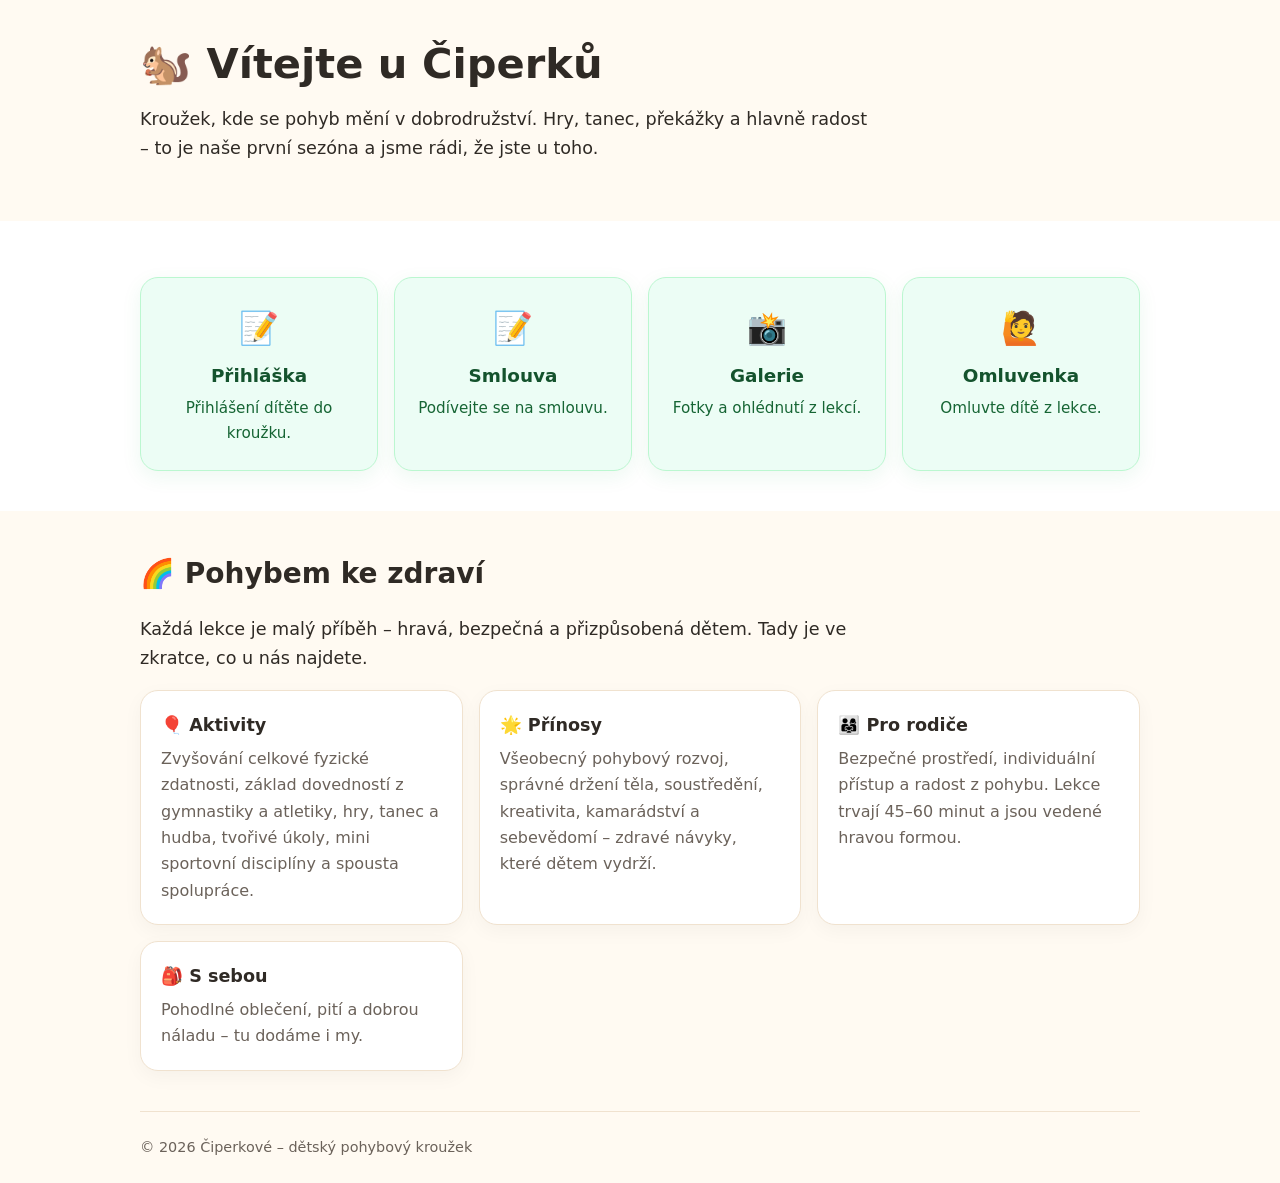
<file: obsah.html>
<!DOCTYPE html>
<html lang="cs">
<head>
<meta charset="utf-8">
<meta name="viewport" content="width=device-width, initial-scale=1">
<title>Čiperkové – přehled</title>
<meta name="robots" content="noindex, nofollow">
<link rel="stylesheet" href="style.css">
</head>
<body>

<main>

<!-- Úvod -->
<section id="uvod">
<div class="wrap">
<h1>🐿️ Vítejte u Čiperků</h1>
<p class="lead">
Kroužek, kde se pohyb mění v dobrodružství. Hry, tanec, překážky
a hlavně radost – to je naše první sezóna a jsme rádi, že jste u toho.
</p>
</div>
</section>

<!-- Rozcestník -->
<section id="rozcestnik">
<div class="wrap">
<div class="hub">
<a href="prihaska.html">
<span class="emoji">📝</span>
<h3>Přihláška</h3>
<p>Přihlášení dítěte do kroužku.</p>
</a>

<a href="smlouva.html">
<span class="emoji">📝</span>
<h3>Smlouva</h3>
<p>Podívejte se na smlouvu.</p>
</a>
  
  <a href="galerie.html">
<span class="emoji">📸</span>
<h3>Galerie</h3>
<p>Fotky a ohlédnutí z lekcí.</p>
</a>

<a href="omluvenka.html">
<span class="emoji">🙋</span>
<h3>Omluvenka</h3>
<p>Omluvte dítě z lekce.</p>
</a>
</div>
</div>
</section>

<!-- Zkrácené texty -->
<section id="pohybem-ke-zdravi">
<div class="wrap">
<h2>🌈 Pohybem ke zdraví</h2>
<p class="lead">
Každá lekce je malý příběh – hravá, bezpečná a přizpůsobená dětem.
Tady je ve zkratce, co u nás najdete.
</p>

<div class="grid">
<article class="card">
<h3>🎈 Aktivity</h3>
<p>Zvyšování celkové fyzické zdatnosti, základ dovedností z gymnastiky a atletiky, hry, tanec a hudba, tvořivé úkoly,
mini sportovní disciplíny a spousta spolupráce.</p>
</article>

<article class="card">
<h3>🌟 Přínosy</h3>
<p>Všeobecný pohybový rozvoj, správné držení těla, soustředění, kreativita, kamarádství
a sebevědomí – zdravé návyky, které dětem vydrží.</p>
</article>

<article class="card">
<h3>👨‍👩‍👧 Pro rodiče</h3>
<p>Bezpečné prostředí, individuální přístup a radost z pohybu.
Lekce trvají 45–60 minut a jsou vedené hravou formou.</p>
</article>

<article class="card">
<h3>🎒 S sebou</h3>
<p>Pohodlné oblečení, pití a dobrou náladu – tu dodáme i my.</p>
</article>
</div>
</div>
</section>

</main>

<footer class="wrap">
© 2026 Čiperkové – dětský pohybový kroužek
</footer>

</body>
</html>
</file>
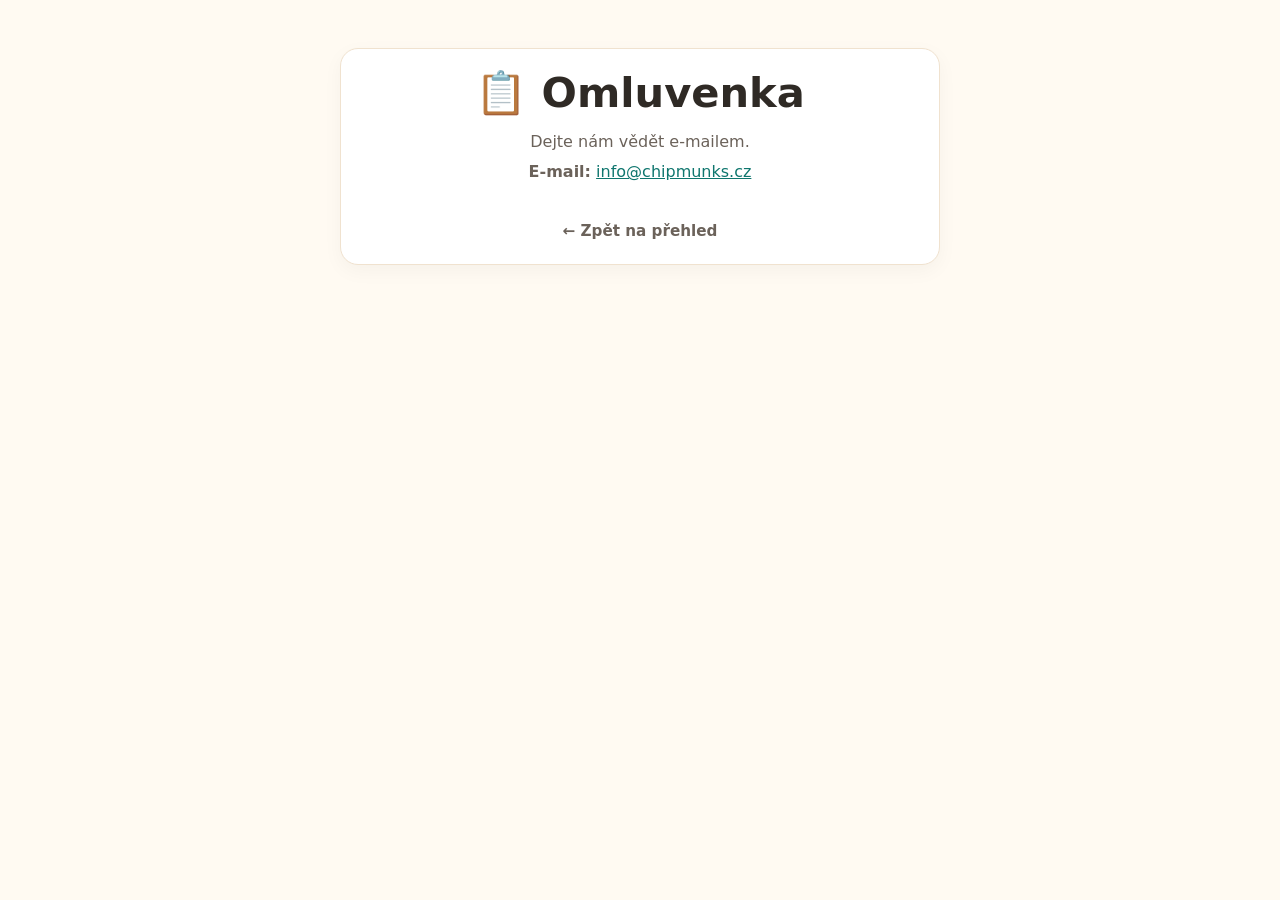
<file: omluvenka.html>
<!DOCTYPE html>
<html lang="cs">
<head>
<meta charset="utf-8">
<meta name="viewport" content="width=device-width, initial-scale=1">
<title>Omluvenka – Čiperkové</title>
<meta name="robots" content="noindex, nofollow">
<link rel="stylesheet" href="style.css">
</head>
<body>

<main class="wrap center-page">
<div class="card">
<h1>📋 Omluvenka</h1>
<p>Dejte nám vědět e-mailem.</p>
<p>
<strong>E-mail:</strong> <a href="mailto:info@chipmunks.cz">info@chipmunks.cz</a>
</p>
<div class="back-link">
<a href="obsah.html">← Zpět na přehled</a>
</div>
</div>
</main>

</body>
</html>
</file>
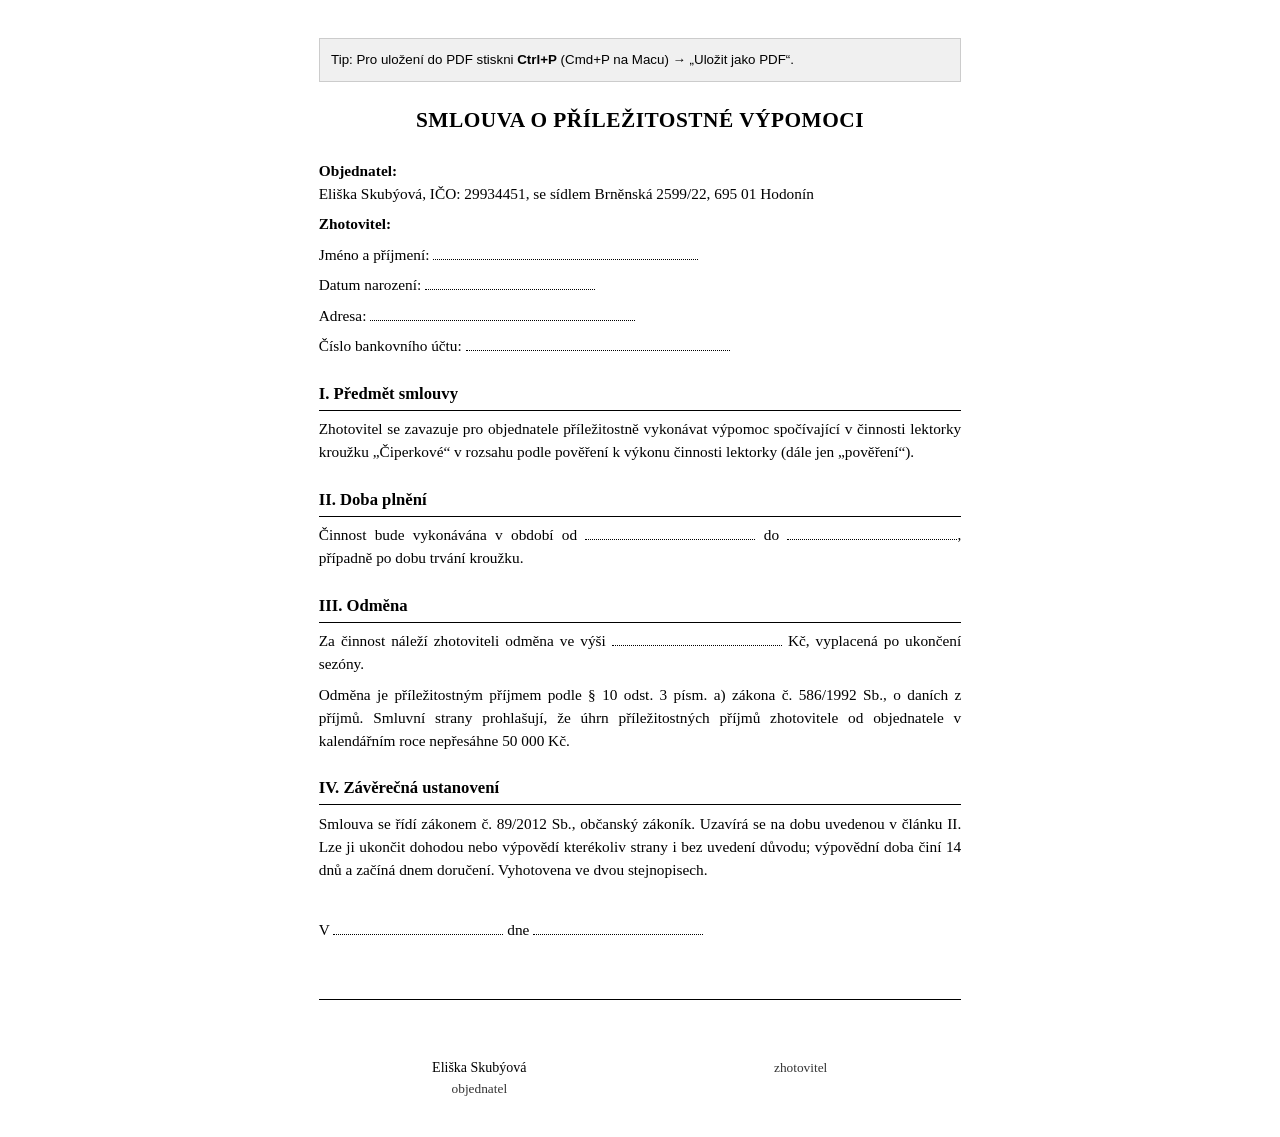
<file: pověření.html>
<!DOCTYPE html>

<html lang="cs">

<head>

<meta charset="UTF-8">

<title>Smlouva o příležitostné výpomoci</title>

<style>

  @page { size: A4; margin: 20mm 18mm; }

  * { box-sizing: border-box; }

  body {

    font-family: "Times New Roman", Georgia, serif;

    font-size: 11.5pt;

    line-height: 1.5;

    color: #000;

    max-width: 190mm;

    margin: 0 auto;

    padding: 10mm;

  }

  h1 {

    font-size: 16pt;

    text-align: center;

    margin: 0 0 6mm 0;

    text-transform: uppercase;

    letter-spacing: 0.5px;

  }

  h2 {

    font-size: 12.5pt;

    margin: 6mm 0 2mm 0;

    border-bottom: 1px solid #000;

    padding-bottom: 1mm;

  }

  p { margin: 0 0 2mm 0; text-align: justify; }

  .field { display: block; margin: 0 0 2mm 0; }

  .dots {

    display: inline-block;

    border-bottom: 1px dotted #000;

    min-width: 70mm;

  }

  .short { min-width: 45mm; }

  table.sign {

    width: 100%;

    margin-top: 15mm;

    border-collapse: collapse;

  }

  table.sign td {

    width: 50%;

    padding: 15mm 5mm 0 5mm;

    border-top: 1px solid #000;

    text-align: center;

    font-size: 10.5pt;

    vertical-align: top;

  }

  .small { font-size: 10pt; color: #333; }

  @media print {

    body { padding: 0; }

    .no-print { display: none; }

  }

  .no-print {

    background: #f0f0f0;

    border: 1px solid #ccc;

    padding: 3mm;

    margin-bottom: 6mm;

    font-family: Arial, sans-serif;

    font-size: 10pt;

  }

</style>

</head>

<body>


<div class="no-print">

  Tip: Pro uložení do PDF stiskni <strong>Ctrl+P</strong> (Cmd+P na Macu) → „Uložit jako PDF“.

</div>


<h1>Smlouva o příležitostné výpomoci</h1>


<p><strong>Objednatel:</strong><br>

Eliška Skubýová, IČO: 29934451, se sídlem Brněnská 2599/22, 695 01 Hodonín</p>


<p><strong>Zhotovitel:</strong></p>

<p class="field">Jméno a příjmení: <span class="dots"></span></p>

<p class="field">Datum narození: <span class="dots short"></span></p>

<p class="field">Adresa: <span class="dots"></span></p>

<p class="field">Číslo bankovního účtu: <span class="dots"></span></p>


<h2>I. Předmět smlouvy</h2>

<p>Zhotovitel se zavazuje pro objednatele příležitostně vykonávat výpomoc spočívající v činnosti lektorky kroužku „Čiperkové“ v rozsahu podle pověření k výkonu činnosti lektorky (dále jen „pověření“).</p>


<h2>II. Doba plnění</h2>

<p>Činnost bude vykonávána v období od <span class="dots short"></span> do <span class="dots short"></span>, případně po dobu trvání kroužku.</p>


<h2>III. Odměna</h2>

<p>Za činnost náleží zhotoviteli odměna ve výši <span class="dots short"></span> Kč, vyplacená po ukončení sezóny.</p>

<p>Odměna je příležitostným příjmem podle § 10 odst. 3 písm. a) zákona č. 586/1992 Sb., o daních z příjmů. Smluvní strany prohlašují, že úhrn příležitostných příjmů zhotovitele od objednatele v kalendářním roce nepřesáhne 50 000 Kč.</p>


<h2>IV. Závěrečná ustanovení</h2>

<p>Smlouva se řídí zákonem č. 89/2012 Sb., občanský zákoník. Uzavírá se na dobu uvedenou v článku II. Lze ji ukončit dohodou nebo výpovědí kterékoliv strany i bez uvedení důvodu; výpovědní doba činí 14 dnů a začíná dnem doručení. Vyhotovena ve dvou stejnopisech.</p>


<p style="margin-top: 10mm;">V <span class="dots short"></span> dne <span class="dots short"></span></p>


<table class="sign">

  <tr>

    <td>Eliška Skubýová<br><span class="small">objednatel</span></td>

    <td><span class="small">zhotovitel</span></td>

  </tr>

</table>


</body>

</html>
</file>
<file: style.css>
/* ===== Čiperkové / Chipmunks – společný styl ===== */
:root {
--bg: #fffaf2;
--text: #2f2a25;
--muted: #6b625a;
--card: #ffffff;
--line: #f0e2cf;
--radius: 18px;

--green: #16a34a;
--green-soft: #ecfdf5;
--green-line: #bbf7d0;
--green-dark: #14532d;
--green-text: #166534;
}

* { box-sizing: border-box; }
html { scroll-behavior: smooth; }

body {
margin: 0;
font-family: system-ui, -apple-system, "Segoe UI", Roboto, sans-serif;
line-height: 1.65;
color: var(--text);
background: var(--bg);
}

a { color: #0f766e; }

.wrap { width: min(1000px, 92%); margin: 0 auto; }

h1 {
font-size: clamp(1.8rem, 4vw, 2.6rem);
line-height: 1.15;
margin: 0 0 .75rem;
}
h2 {
font-size: clamp(1.35rem, 3vw, 1.75rem);
margin: 0 0 .75rem;
}
h3 { font-size: 1.1rem; margin: 0 0 .35rem; }

section { padding: 2.5rem 0; }
section:nth-of-type(even) { background: #fff; }

.lead { font-size: 1.1rem; max-width: 65ch; }

/* ===== Rozcestník – zelená tlačítka ===== */
.hub {
display: grid;
grid-template-columns: repeat(auto-fit, minmax(220px, 1fr));
gap: 1rem;
margin-top: 1rem;
}
.hub a {
display: block;
text-align: center;
text-decoration: none;
color: var(--green-dark);
background: var(--green-soft);
border: 1px solid var(--green-line);
border-radius: var(--radius);
padding: 1.5rem 1.25rem;
box-shadow: 0 6px 20px rgba(22,163,74,.08);
transition: transform .15s ease, box-shadow .15s ease, background .15s ease, border-color .15s ease;
}
.hub a:hover {
transform: translateY(-2px);
background: #d1fae5;
border-color: #86efac;
box-shadow: 0 10px 26px rgba(22,163,74,.15);
}
.hub .emoji { font-size: 2rem; display: block; margin-bottom: .4rem; }
.hub h3 { margin: 0 0 .25rem; font-size: 1.15rem; color: var(--green-dark); }
.hub p { margin: 0; color: var(--green-text); font-size: .95rem; }

/* ===== Karty ===== */
.grid {
display: grid;
grid-template-columns: repeat(auto-fit, minmax(260px, 1fr));
gap: 1rem;
margin-top: 1rem;
}
.card {
background: var(--card);
border: 1px solid var(--line);
border-radius: var(--radius);
padding: 1.25rem;
box-shadow: 0 6px 20px rgba(0,0,0,.04);
}
.card p { margin: .25rem 0 0; color: var(--muted); }

/* ===== Formuláře ===== */
.form-row {
display: grid;
grid-template-columns: 1fr 1fr;
gap: 1rem;
}
@media (max-width: 600px) {
.form-row { grid-template-columns: 1fr; }
}

.form-group { margin-bottom: 1.25rem; }

label {
display: block;
font-weight: 600;
margin-bottom: .35rem;
}

input, textarea, select {
width: 100%;
padding: .8rem 1rem;
font-size: 1rem;
font-family: inherit;
border: 1px solid var(--line);
border-radius: 12px;
background: #fffdf8;
outline: none;
}
input:focus, textarea:focus, select:focus {
border-color: var(--green);
}
textarea { resize: vertical; min-height: 100px; }

fieldset {
border: 0;
padding: 0;
margin: 0 0 1.75rem;
}
fieldset legend {
font-size: 1.05rem;
font-weight: 700;
color: var(--green-dark);
border-bottom: 2px solid var(--green-line);
padding-bottom: .5rem;
margin-bottom: 1rem;
width: 100%;
}

/* ===== Tlačítka ===== */
button, .btn {
display: inline-block;
padding: .85rem 1.25rem;
font-size: 1rem;
font-weight: 800;
font-family: inherit;
border: 0;
border-radius: 999px;
background: var(--green);
color: #fff;
cursor: pointer;
text-decoration: none;
transition: filter .15s ease;
}
button:hover, .btn:hover { filter: brightness(1.08); }

.button-group {
display: flex;
gap: .75rem;
justify-content: center;
margin-top: 1.5rem;
flex-wrap: wrap;
}
.button-group button { flex: 1; min-width: 140px; }

button.reset-button { background: #e5e7eb; color: #374151; }
button.reset-button:hover { background: #d1d5db; filter: none; }

/* ===== Zpětný odkaz ===== */
.back-link {
text-align: center;
margin-top: 2rem;
}
.back-link a {
color: var(--muted);
text-decoration: none;
font-weight: 600;
font-size: .95rem;
}
.back-link a:hover { text-decoration: underline; }

/* ===== Patička ===== */
footer {
padding: 1.5rem 0;
border-top: 1px solid var(--line);
color: var(--muted);
font-size: .9rem;
}

/* ===== Vstupní brána (index) ===== */
.gate {
min-height: 100vh;
display: grid;
place-items: center;
padding: 1.5rem;
background: linear-gradient(135deg, #fff7e6, #ecfdf5);
}
.gate-box {
width: min(520px, 100%);
background: var(--card);
border: 1px solid var(--line);
border-radius: var(--radius);
padding: 2rem;
box-shadow: 0 10px 30px rgba(0,0,0,.06);
text-align: center;
}
.gate-box img {
max-width: 100%;
max-height: 50vh;
object-fit: contain;
border-radius: 12px;
margin-bottom: 1.5rem;
}
.gate-row {
display: flex;
gap: .75rem;
justify-content: center;
flex-wrap: wrap;
margin-top: 1rem;
}
.gate-row input {
width: auto;
flex: 1;
min-width: 180px;
border-radius: 999px;
}
.gate-row button { flex: 0 0 auto; }

.error-message {
color: #b91c1c;
font-size: .9rem;
font-weight: 600;
margin-top: .75rem;
display: none;
}

/* ===== Jednoduchá centrovaná stránka (galerie, omluvenka) ===== */
.center-page { padding: 3rem 0; }
.center-page .card {
max-width: 600px;
margin: 0 auto;
text-align: center;
}
</file>
